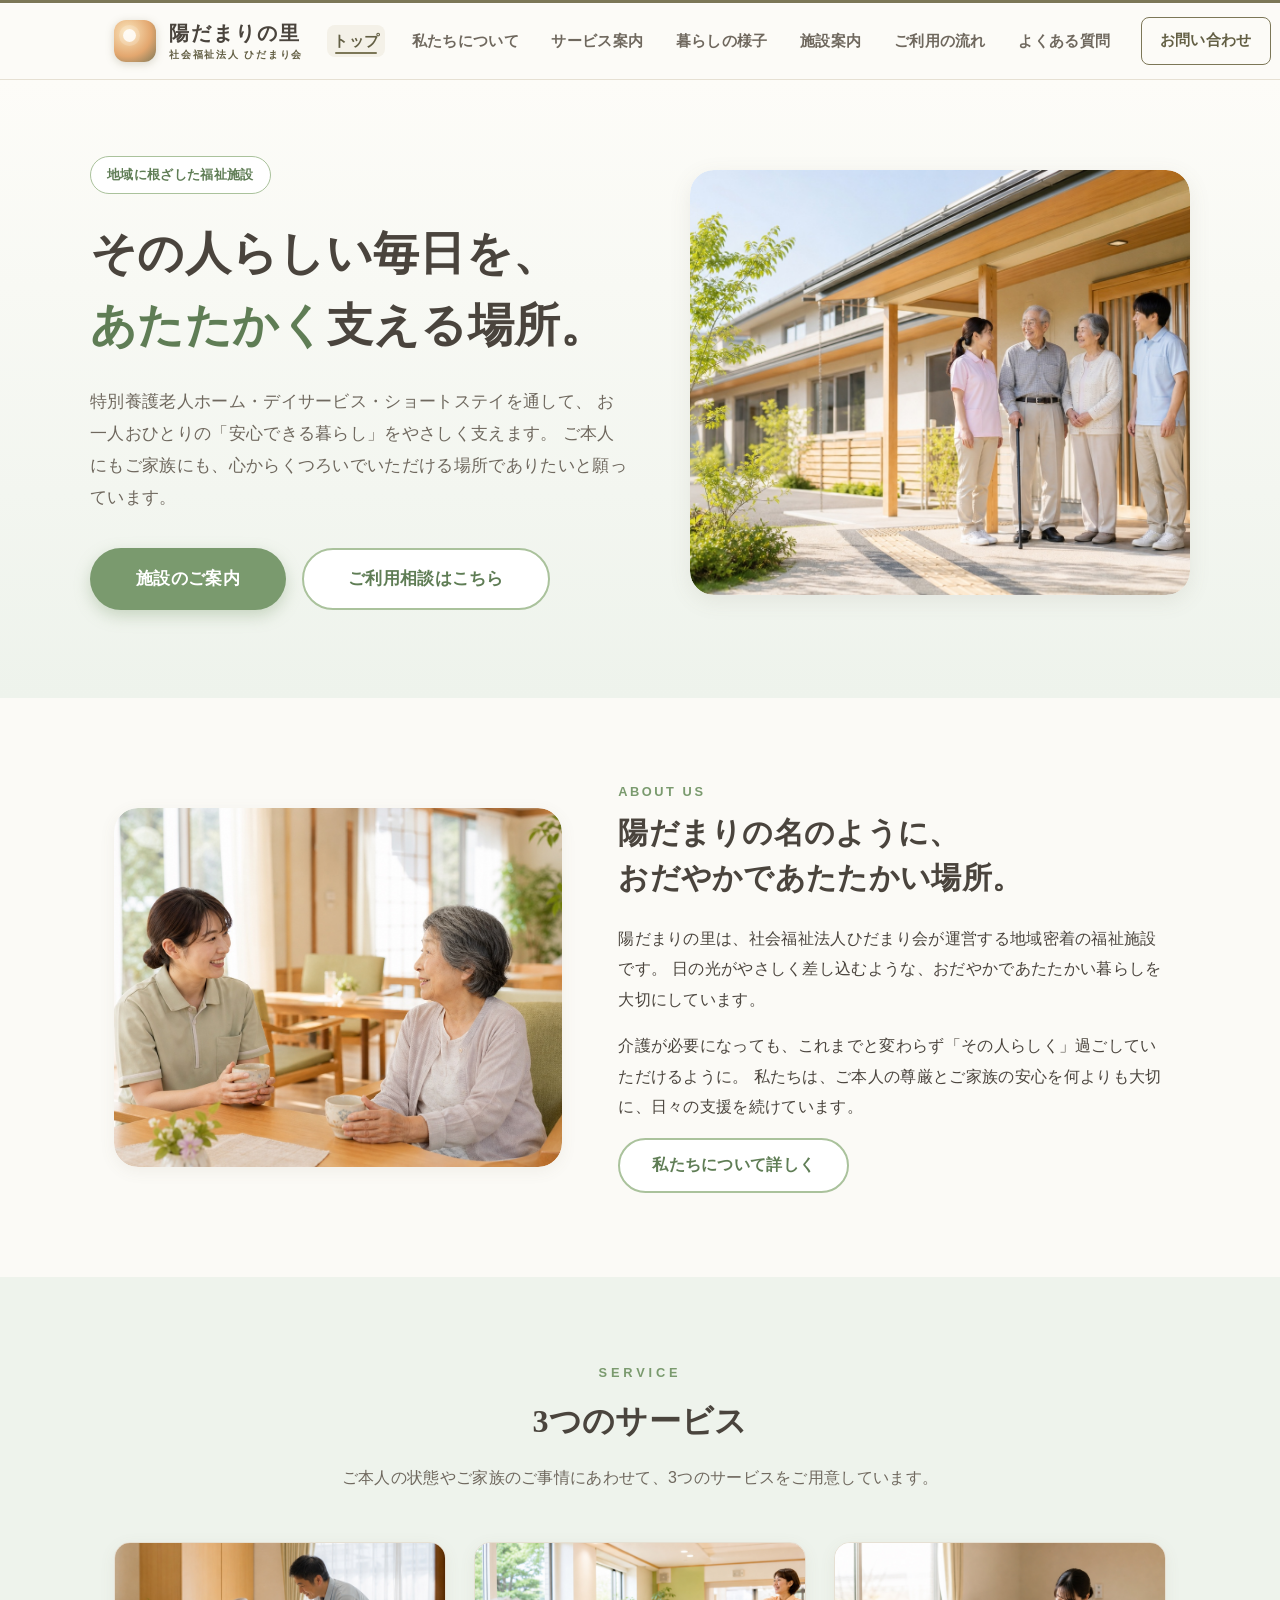
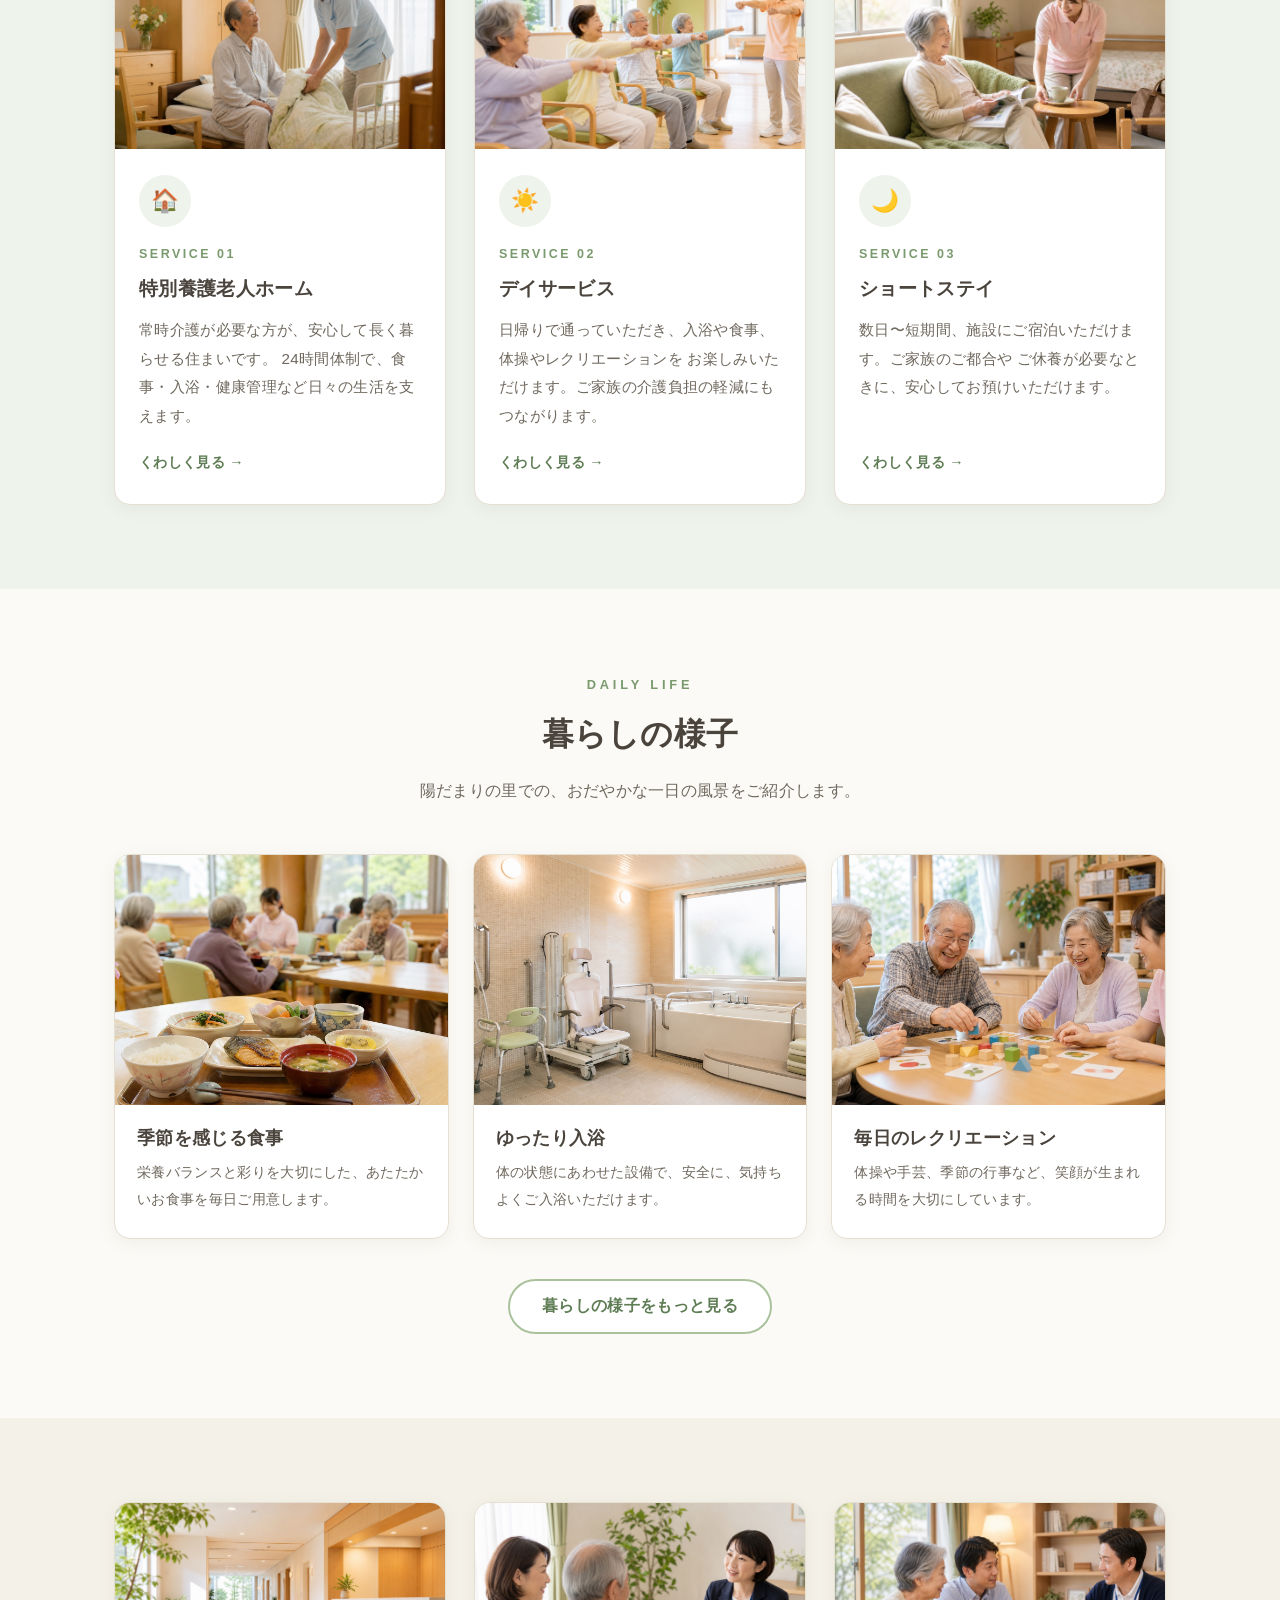
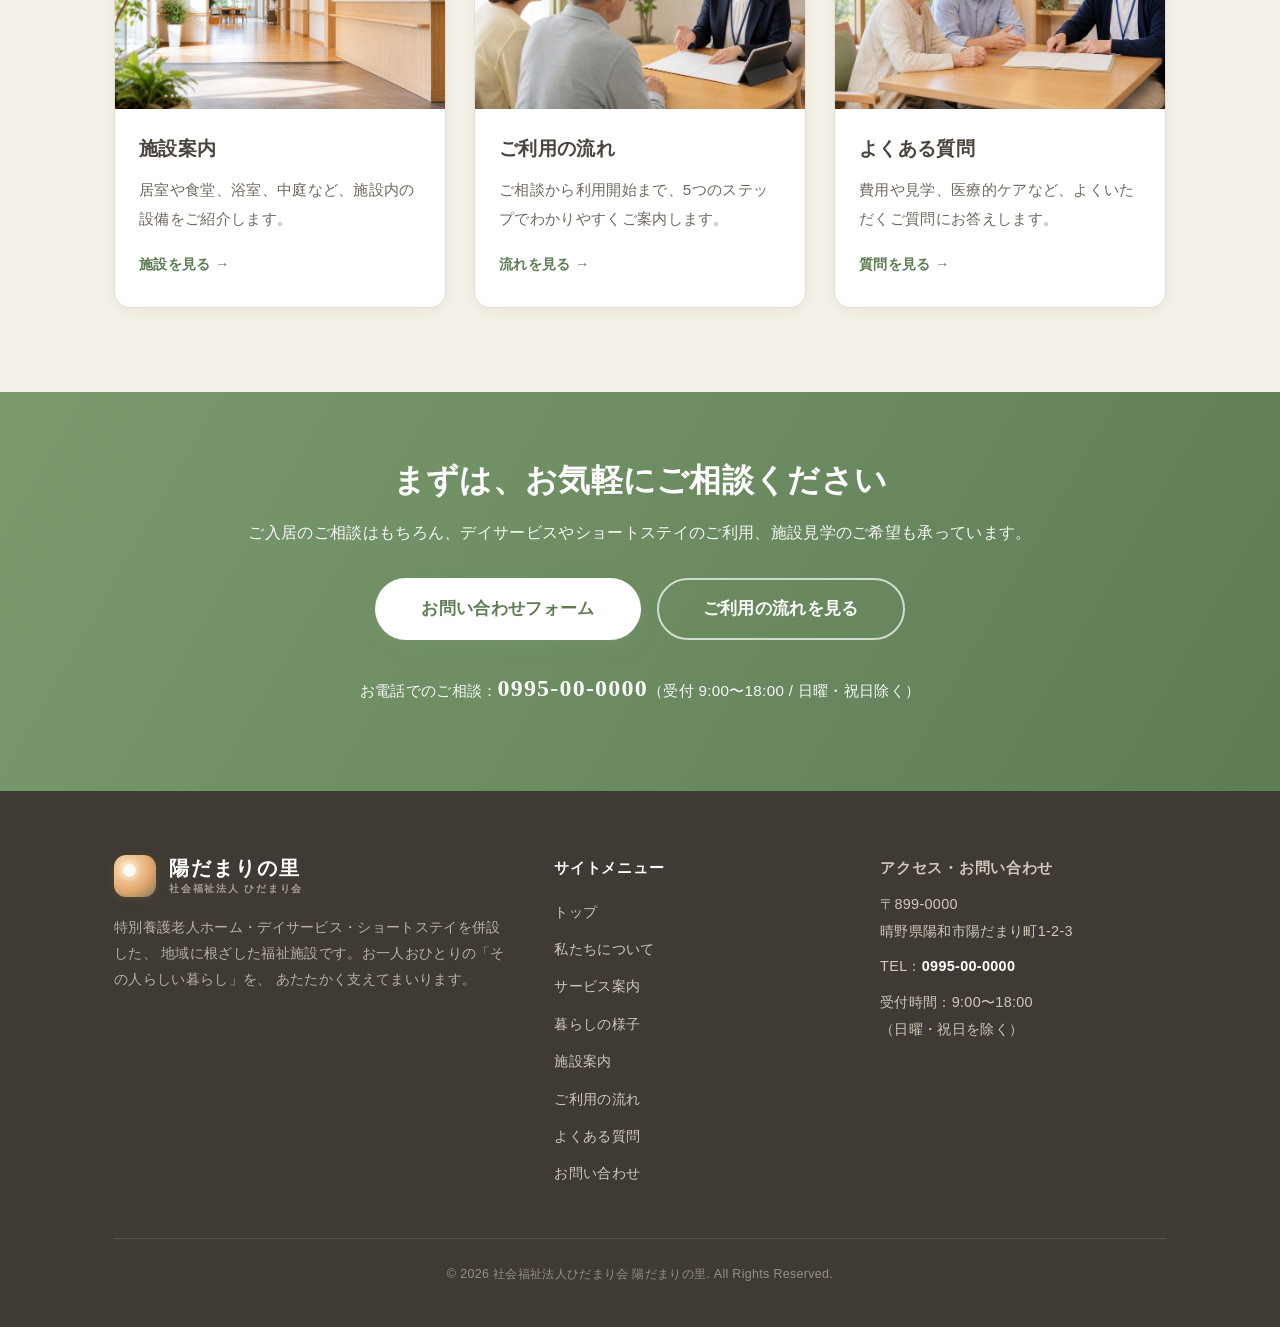
<file: index.html>
<!DOCTYPE html>
<html lang="ja">
<head>
  <meta charset="UTF-8" />
  <meta name="viewport" content="width=device-width, initial-scale=1.0" />
  <title>陽だまりの里 ｜ 特別養護老人ホーム・デイサービス・ショートステイ</title>
  <meta name="description" content="陽だまりの里は、特別養護老人ホーム・デイサービス・ショートステイを併設した地域密着の福祉施設です。その人らしい毎日を、あたたかく支えます。" />
  <link rel="stylesheet" href="style.css" />
  <link rel="preconnect" href="https://fonts.googleapis.com" />
</head>
<body>

  <!-- ===== ヘッダー ===== -->
  <header class="header">
    <div class="wrap header__inner">
      <a class="brand" href="index.html">
        <span class="brand__mark" aria-hidden="true"></span>
        <span class="brand__text">
          <span class="brand__name">陽だまりの里</span>
          <span class="brand__sub">社会福祉法人 ひだまり会</span>
        </span>
      </a>

      <nav class="nav" aria-label="メインメニュー">
        <ul class="nav__list">
          <li><a href="index.html">トップ</a></li>
          <li><a href="about.html">私たちについて</a></li>
          <li><a href="service.html">サービス案内</a></li>
          <li><a href="life.html">暮らしの様子</a></li>
          <li><a href="facility.html">施設案内</a></li>
          <li><a href="guide.html">ご利用の流れ</a></li>
          <li><a href="faq.html">よくある質問</a></li>
          <li class="nav__cta-wrap"><a class="nav__cta" href="contact.html">お問い合わせ</a></li>
        </ul>
      </nav>

      <button class="nav-toggle" aria-label="メニューを開く" aria-expanded="false" aria-controls="nav">
        <span></span><span></span><span></span>
      </button>
    </div>
  </header>

  <main>
    <!-- ===== ヒーロー ===== -->
    <section class="hero">
      <div class="wrap hero__inner">
        <div class="hero__copy">
          <span class="hero__badge">地域に根ざした福祉施設</span>
          <h1 class="hero__title">
            その人らしい毎日を、<br />
            <span class="accent">あたたかく</span>支える場所。
          </h1>
          <p class="hero__lead">
            特別養護老人ホーム・デイサービス・ショートステイを通して、
            お一人おひとりの「安心できる暮らし」をやさしく支えます。
            ご本人にもご家族にも、心からくつろいでいただける場所でありたいと願っています。
          </p>
          <div class="hero__actions">
            <a class="btn btn--primary btn--lg" href="facility.html">施設のご案内</a>
            <a class="btn btn--outline btn--lg" href="contact.html">ご利用相談はこちら</a>
          </div>
        </div>
        <div class="hero__visual">
          <img class="image-img" src="assets/images/image-hero.jpg" alt="陽だまりの里の明るい外観とスタッフ・ご利用者の笑顔" loading="eager" />
        </div>
      </div>
    </section>

    <!-- ===== 陽だまりの里について ===== -->
    <section class="section intro">
      <div class="wrap intro__inner">
        <div class="intro__visual">
          <img class="image-img" src="assets/images/image-intro.jpg" alt="共有スペースでスタッフとご利用者が穏やかに会話する様子" loading="lazy" />
        </div>
        <div class="intro__body">
          <h2 class="intro__title">
            <small>ABOUT US</small>
            陽だまりの名のように、<br />おだやかであたたかい場所。
          </h2>
          <p>
            陽だまりの里は、社会福祉法人ひだまり会が運営する地域密着の福祉施設です。
            日の光がやさしく差し込むような、おだやかであたたかい暮らしを大切にしています。
          </p>
          <p>
            介護が必要になっても、これまでと変わらず「その人らしく」過ごしていただけるように。
            私たちは、ご本人の尊厳とご家族の安心を何よりも大切に、日々の支援を続けています。
          </p>
          <a class="btn btn--outline" href="about.html">私たちについて詳しく</a>
        </div>
      </div>
    </section>

    <!-- ===== 3つのサービス ===== -->
    <section class="section section--green">
      <div class="wrap">
        <div class="sec-head">
          <span class="sec-head__en">SERVICE</span>
          <h2 class="sec-head__title">3つのサービス</h2>
          <p class="sec-head__lead">
            ご本人の状態やご家族のご事情にあわせて、3つのサービスをご用意しています。
          </p>
        </div>

        <div class="grid grid--3">
          <article class="card">
            <div class="card__media"><img class="image-img" src="assets/images/image-service-tokuyou.jpg" alt="居室でスタッフがご利用者の暮らしを支える様子" loading="lazy" /></div>
            <div class="card__body">
              <div class="card__icon" aria-hidden="true">🏠</div>
              <p class="card__num">SERVICE 01</p>
              <h3 class="card__title">特別養護老人ホーム</h3>
              <p class="card__text">
                常時介護が必要な方が、安心して長く暮らせる住まいです。
                24時間体制で、食事・入浴・健康管理など日々の生活を支えます。
              </p>
              <a class="card__link" href="service.html#tokuyou">くわしく見る</a>
            </div>
          </article>

          <article class="card">
            <div class="card__media"><img class="image-img" src="assets/images/image-service-day.jpg" alt="デイサービスで椅子に座って体操を楽しむ様子" loading="lazy" /></div>
            <div class="card__body">
              <div class="card__icon" aria-hidden="true">☀️</div>
              <p class="card__num">SERVICE 02</p>
              <h3 class="card__title">デイサービス</h3>
              <p class="card__text">
                日帰りで通っていただき、入浴や食事、体操やレクリエーションを
                お楽しみいただけます。ご家族の介護負担の軽減にもつながります。
              </p>
              <a class="card__link" href="service.html#day">くわしく見る</a>
            </div>
          </article>

          <article class="card">
            <div class="card__media"><img class="image-img" src="assets/images/image-service-short.jpg" alt="ショートステイの個室でゆったり過ごす様子" loading="lazy" /></div>
            <div class="card__body">
              <div class="card__icon" aria-hidden="true">🌙</div>
              <p class="card__num">SERVICE 03</p>
              <h3 class="card__title">ショートステイ</h3>
              <p class="card__text">
                数日〜短期間、施設にご宿泊いただけます。ご家族のご都合や
                ご休養が必要なときに、安心してお預けいただけます。
              </p>
              <a class="card__link" href="service.html#short">くわしく見る</a>
            </div>
          </article>
        </div>
      </div>
    </section>

    <!-- ===== 暮らしの様子 ===== -->
    <section class="section">
      <div class="wrap">
        <div class="sec-head">
          <span class="sec-head__en">DAILY LIFE</span>
          <h2 class="sec-head__title">暮らしの様子</h2>
          <p class="sec-head__lead">
            陽だまりの里での、おだやかな一日の風景をご紹介します。
          </p>
        </div>

        <div class="life-grid">
          <div class="life-item">
            <div class="life-item__media"><img class="image-img" src="assets/images/image-life-meal.jpg" alt="季節を感じる食事が並ぶ明るい食堂" loading="lazy" /></div>
            <div class="life-item__body">
              <h3 class="life-item__title">季節を感じる食事</h3>
              <p class="life-item__text">栄養バランスと彩りを大切にした、あたたかいお食事を毎日ご用意します。</p>
            </div>
          </div>
          <div class="life-item">
            <div class="life-item__media"><img class="image-img" src="assets/images/image-life-bath.jpg" alt="手すりや介護浴設備のある清潔な浴室" loading="lazy" /></div>
            <div class="life-item__body">
              <h3 class="life-item__title">ゆったり入浴</h3>
              <p class="life-item__text">体の状態にあわせた設備で、安全に、気持ちよくご入浴いただけます。</p>
            </div>
          </div>
          <div class="life-item">
            <div class="life-item__media"><img class="image-img" src="assets/images/image-life-rec.jpg" alt="テーブルゲームを囲んでレクリエーションを楽しむ様子" loading="lazy" /></div>
            <div class="life-item__body">
              <h3 class="life-item__title">毎日のレクリエーション</h3>
              <p class="life-item__text">体操や手芸、季節の行事など、笑顔が生まれる時間を大切にしています。</p>
            </div>
          </div>
        </div>

        <div class="text-center" style="margin-top:40px;">
          <a class="btn btn--outline" href="life.html">暮らしの様子をもっと見る</a>
        </div>
      </div>
    </section>

    <!-- ===== 導線（施設案内 / ご利用の流れ / FAQ） ===== -->
    <section class="section section--bg">
      <div class="wrap">
        <div class="grid grid--3">
          <article class="card">
            <div class="card__media"><img class="image-img" src="assets/images/image-guide-facility.jpg" alt="明るく清潔な施設エントランス" loading="lazy" /></div>
            <div class="card__body">
              <h3 class="card__title">施設案内</h3>
              <p class="card__text">居室や食堂、浴室、中庭など、施設内の設備をご紹介します。</p>
              <a class="card__link" href="facility.html">施設を見る</a>
            </div>
          </article>
          <article class="card">
            <div class="card__media"><img class="image-img" src="assets/images/image-guide-flow.jpg" alt="相談室でスタッフがご家族に利用の流れを説明する様子" loading="lazy" /></div>
            <div class="card__body">
              <h3 class="card__title">ご利用の流れ</h3>
              <p class="card__text">ご相談から利用開始まで、5つのステップでわかりやすくご案内します。</p>
              <a class="card__link" href="guide.html">流れを見る</a>
            </div>
          </article>
          <article class="card">
            <div class="card__media"><img class="image-img" src="assets/images/image-guide-faq.jpg" alt="ご家族の質問にスタッフが丁寧に答える様子" loading="lazy" /></div>
            <div class="card__body">
              <h3 class="card__title">よくある質問</h3>
              <p class="card__text">費用や見学、医療的ケアなど、よくいただくご質問にお答えします。</p>
              <a class="card__link" href="faq.html">質問を見る</a>
            </div>
          </article>
        </div>
      </div>
    </section>

    <!-- ===== お問い合わせCTA ===== -->
    <section class="cta-band">
      <div class="wrap">
        <h2 class="cta-band__title">まずは、お気軽にご相談ください</h2>
        <p class="cta-band__text">
          ご入居のご相談はもちろん、デイサービスやショートステイのご利用、施設見学のご希望も承っています。
        </p>
        <div class="cta-band__actions">
          <a class="btn btn--primary btn--lg" href="contact.html">お問い合わせフォーム</a>
          <a class="btn btn--outline btn--lg" href="guide.html">ご利用の流れを見る</a>
        </div>
        <p class="cta-band__tel">
          お電話でのご相談：<strong>0995-00-0000</strong>（受付 9:00〜18:00 / 日曜・祝日除く）
        </p>
      </div>
    </section>
  </main>

  <!-- ===== フッター ===== -->
  <footer class="footer">
    <div class="wrap">
      <div class="footer__top">
        <div class="footer__brand">
          <div class="brand">
            <span class="brand__mark" aria-hidden="true"></span>
            <span class="brand__text">
              <span class="brand__name">陽だまりの里</span>
              <span class="brand__sub">社会福祉法人 ひだまり会</span>
            </span>
          </div>
          <p class="footer__desc">
            特別養護老人ホーム・デイサービス・ショートステイを併設した、
            地域に根ざした福祉施設です。お一人おひとりの「その人らしい暮らし」を、
            あたたかく支えてまいります。
          </p>
        </div>

        <div class="footer__nav">
          <p class="footer__col-title">サイトメニュー</p>
          <ul class="footer__links">
            <li><a href="index.html">トップ</a></li>
            <li><a href="about.html">私たちについて</a></li>
            <li><a href="service.html">サービス案内</a></li>
            <li><a href="life.html">暮らしの様子</a></li>
            <li><a href="facility.html">施設案内</a></li>
            <li><a href="guide.html">ご利用の流れ</a></li>
            <li><a href="faq.html">よくある質問</a></li>
            <li><a href="contact.html">お問い合わせ</a></li>
          </ul>
        </div>

        <div class="footer__contact">
          <p class="footer__col-title">アクセス・お問い合わせ</p>
          <div class="footer__contact">
            <p>〒899-0000<br />晴野県陽和市陽だまり町1-2-3</p>
            <p>TEL：<strong>0995-00-0000</strong></p>
            <p>受付時間：9:00〜18:00<br />（日曜・祝日を除く）</p>
          </div>
        </div>
      </div>

      <p class="footer__bottom">
        &copy; <span class="js-year">2026</span> 社会福祉法人ひだまり会 陽だまりの里. All Rights Reserved.
      </p>
    </div>
  </footer>

  <script src="script.js"></script>
</body>
</html>
</file>
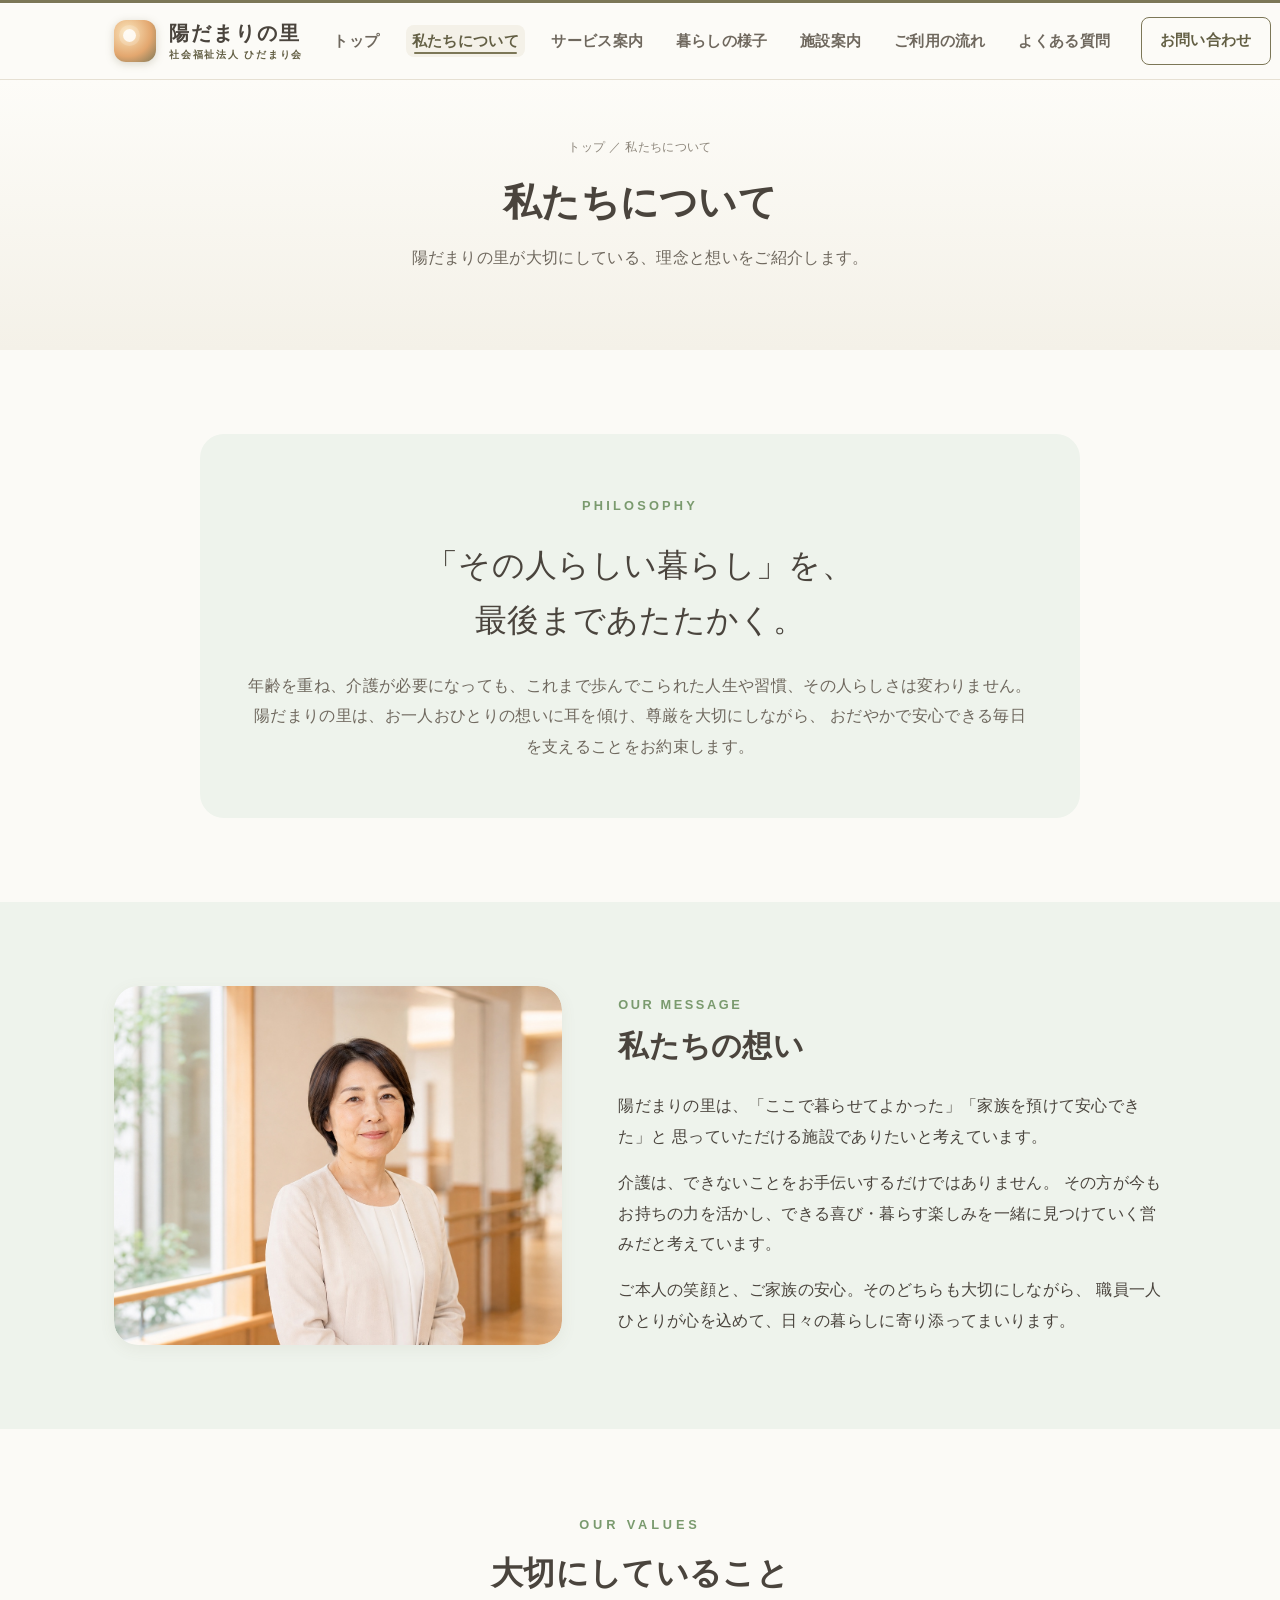
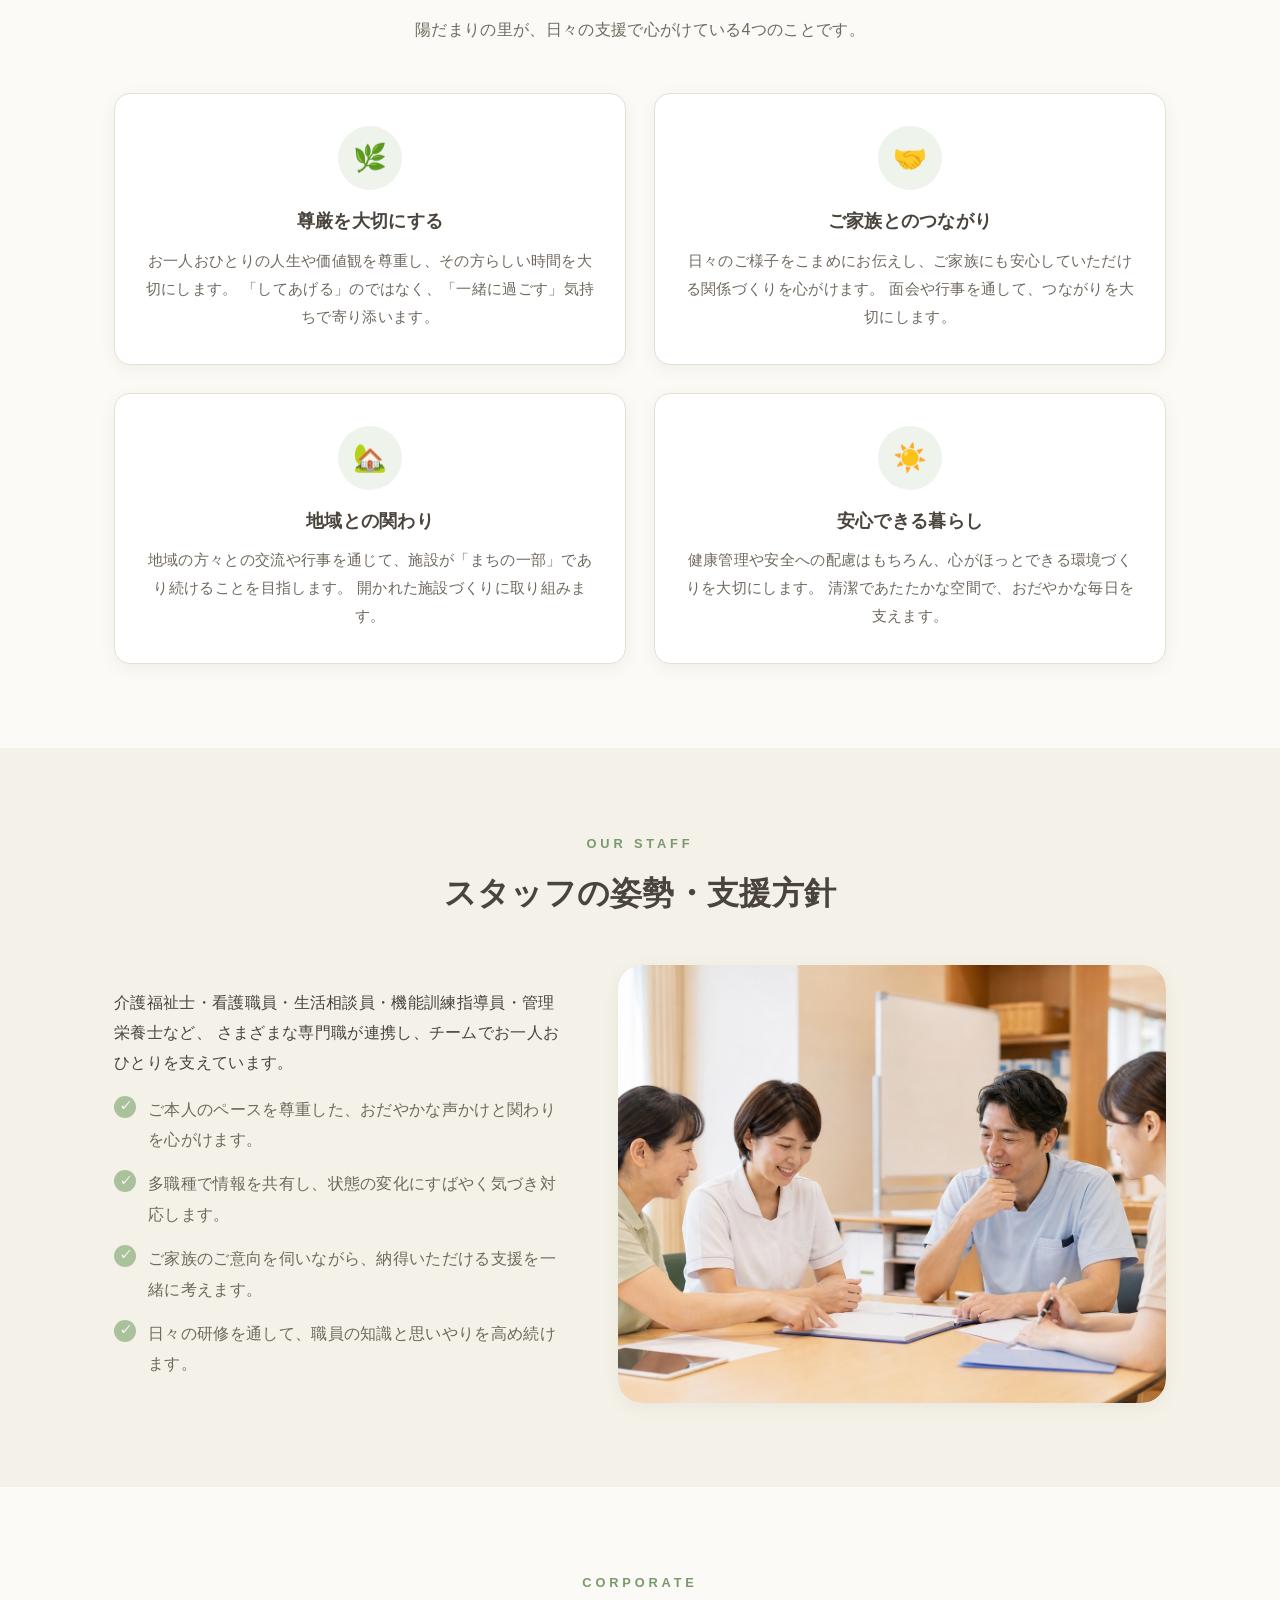
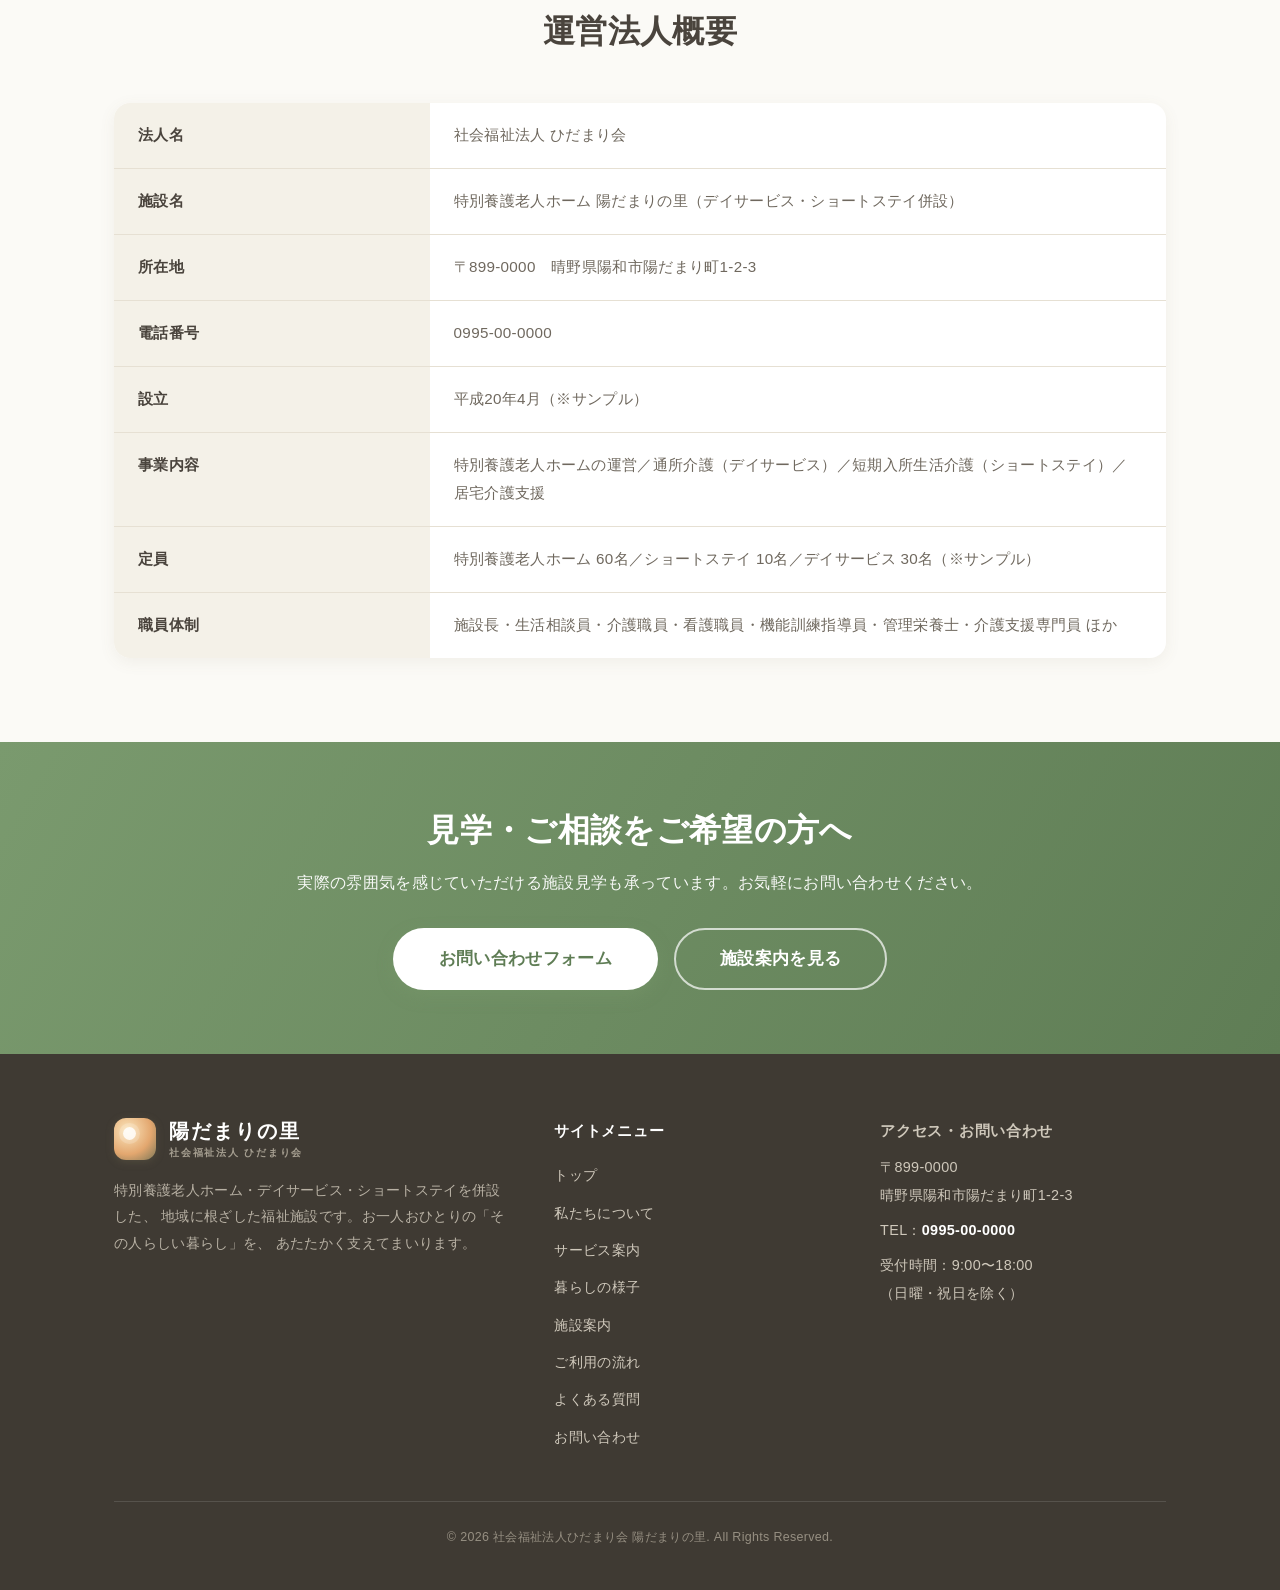
<file: about.html>
<!DOCTYPE html>
<html lang="ja">
<head>
  <meta charset="UTF-8" />
  <meta name="viewport" content="width=device-width, initial-scale=1.0" />
  <title>私たちについて ｜ 陽だまりの里</title>
  <meta name="description" content="陽だまりの里の理念と私たちの想い。尊厳を大切にし、ご家族とのつながり、地域との関わり、安心できる暮らしを大切にしています。" />
  <link rel="stylesheet" href="style.css" />
</head>
<body>

  <!-- ===== ヘッダー ===== -->
  <header class="header">
    <div class="wrap header__inner">
      <a class="brand" href="index.html">
        <span class="brand__mark" aria-hidden="true"></span>
        <span class="brand__text">
          <span class="brand__name">陽だまりの里</span>
          <span class="brand__sub">社会福祉法人 ひだまり会</span>
        </span>
      </a>
      <nav class="nav" aria-label="メインメニュー">
        <ul class="nav__list">
          <li><a href="index.html">トップ</a></li>
          <li><a href="about.html">私たちについて</a></li>
          <li><a href="service.html">サービス案内</a></li>
          <li><a href="life.html">暮らしの様子</a></li>
          <li><a href="facility.html">施設案内</a></li>
          <li><a href="guide.html">ご利用の流れ</a></li>
          <li><a href="faq.html">よくある質問</a></li>
          <li class="nav__cta-wrap"><a class="nav__cta" href="contact.html">お問い合わせ</a></li>
        </ul>
      </nav>
      <button class="nav-toggle" aria-label="メニューを開く" aria-expanded="false">
        <span></span><span></span><span></span>
      </button>
    </div>
  </header>

  <main>
    <!-- ===== ページヒーロー ===== -->
    <section class="page-hero">
      <div class="wrap">
        <p class="page-hero__crumb"><a href="index.html">トップ</a> ／ 私たちについて</p>
        <h1 class="page-hero__title">私たちについて</h1>
        <p class="page-hero__sub">陽だまりの里が大切にしている、理念と想いをご紹介します。</p>
      </div>
    </section>

    <!-- ===== 理念 ===== -->
    <section class="section">
      <div class="wrap">
        <div class="philosophy">
          <span class="philosophy__label">PHILOSOPHY</span>
          <p class="philosophy__main">「その人らしい暮らし」を、<br />最後まであたたかく。</p>
          <p class="philosophy__text">
            年齢を重ね、介護が必要になっても、これまで歩んでこられた人生や習慣、その人らしさは変わりません。
            陽だまりの里は、お一人おひとりの想いに耳を傾け、尊厳を大切にしながら、
            おだやかで安心できる毎日を支えることをお約束します。
          </p>
        </div>
      </div>
    </section>

    <!-- ===== 私たちの想い ===== -->
    <section class="section section--green">
      <div class="wrap intro__inner">
        <div class="intro__visual">
          <img class="image-img" src="assets/images/image-about-message.jpg" alt="穏やかな表情で立つ陽だまりの里の代表スタッフ" loading="lazy" />
        </div>
        <div class="intro__body">
          <h2 class="intro__title">
            <small>OUR MESSAGE</small>
            私たちの想い
          </h2>
          <p>
            陽だまりの里は、「ここで暮らせてよかった」「家族を預けて安心できた」と
            思っていただける施設でありたいと考えています。
          </p>
          <p>
            介護は、できないことをお手伝いするだけではありません。
            その方が今もお持ちの力を活かし、できる喜び・暮らす楽しみを一緒に見つけていく営みだと考えています。
          </p>
          <p class="mb-0">
            ご本人の笑顔と、ご家族の安心。そのどちらも大切にしながら、
            職員一人ひとりが心を込めて、日々の暮らしに寄り添ってまいります。
          </p>
        </div>
      </div>
    </section>

    <!-- ===== 大切にしていること ===== -->
    <section class="section">
      <div class="wrap">
        <div class="sec-head">
          <span class="sec-head__en">OUR VALUES</span>
          <h2 class="sec-head__title">大切にしていること</h2>
          <p class="sec-head__lead">陽だまりの里が、日々の支援で心がけている4つのことです。</p>
        </div>

        <div class="grid grid--2">
          <div class="value-card">
            <div class="value-card__icon" aria-hidden="true">🌿</div>
            <h3 class="value-card__title">尊厳を大切にする</h3>
            <p class="value-card__text">
              お一人おひとりの人生や価値観を尊重し、その方らしい時間を大切にします。
              「してあげる」のではなく、「一緒に過ごす」気持ちで寄り添います。
            </p>
          </div>
          <div class="value-card">
            <div class="value-card__icon" aria-hidden="true">🤝</div>
            <h3 class="value-card__title">ご家族とのつながり</h3>
            <p class="value-card__text">
              日々のご様子をこまめにお伝えし、ご家族にも安心していただける関係づくりを心がけます。
              面会や行事を通して、つながりを大切にします。
            </p>
          </div>
          <div class="value-card">
            <div class="value-card__icon" aria-hidden="true">🏡</div>
            <h3 class="value-card__title">地域との関わり</h3>
            <p class="value-card__text">
              地域の方々との交流や行事を通じて、施設が「まちの一部」であり続けることを目指します。
              開かれた施設づくりに取り組みます。
            </p>
          </div>
          <div class="value-card">
            <div class="value-card__icon" aria-hidden="true">☀️</div>
            <h3 class="value-card__title">安心できる暮らし</h3>
            <p class="value-card__text">
              健康管理や安全への配慮はもちろん、心がほっとできる環境づくりを大切にします。
              清潔であたたかな空間で、おだやかな毎日を支えます。
            </p>
          </div>
        </div>
      </div>
    </section>

    <!-- ===== スタッフの姿勢 ===== -->
    <section class="section section--bg">
      <div class="wrap">
        <div class="sec-head">
          <span class="sec-head__en">OUR STAFF</span>
          <h2 class="sec-head__title">スタッフの姿勢・支援方針</h2>
        </div>
        <div class="intro__inner">
          <div class="intro__body">
            <p>
              介護福祉士・看護職員・生活相談員・機能訓練指導員・管理栄養士など、
              さまざまな専門職が連携し、チームでお一人おひとりを支えています。
            </p>
            <ul class="feature-list">
              <li>ご本人のペースを尊重した、おだやかな声かけと関わりを心がけます。</li>
              <li>多職種で情報を共有し、状態の変化にすばやく気づき対応します。</li>
              <li>ご家族のご意向を伺いながら、納得いただける支援を一緒に考えます。</li>
              <li>日々の研修を通して、職員の知識と思いやりを高め続けます。</li>
            </ul>
          </div>
          <div class="intro__visual">
            <img class="image-img" src="assets/images/image-about-staff.jpg" alt="多職種のスタッフがチームで話し合う様子" loading="lazy" />
          </div>
        </div>
      </div>
    </section>

    <!-- ===== 運営法人概要 ===== -->
    <section class="section">
      <div class="wrap">
        <div class="sec-head">
          <span class="sec-head__en">CORPORATE</span>
          <h2 class="sec-head__title">運営法人概要</h2>
        </div>
        <table class="info-table">
          <tbody>
            <tr><th>法人名</th><td>社会福祉法人 ひだまり会</td></tr>
            <tr><th>施設名</th><td>特別養護老人ホーム 陽だまりの里（デイサービス・ショートステイ併設）</td></tr>
            <tr><th>所在地</th><td>〒899-0000　晴野県陽和市陽だまり町1-2-3</td></tr>
            <tr><th>電話番号</th><td>0995-00-0000</td></tr>
            <tr><th>設立</th><td>平成20年4月（※サンプル）</td></tr>
            <tr><th>事業内容</th><td>特別養護老人ホームの運営／通所介護（デイサービス）／短期入所生活介護（ショートステイ）／居宅介護支援</td></tr>
            <tr><th>定員</th><td>特別養護老人ホーム 60名／ショートステイ 10名／デイサービス 30名（※サンプル）</td></tr>
            <tr><th>職員体制</th><td>施設長・生活相談員・介護職員・看護職員・機能訓練指導員・管理栄養士・介護支援専門員 ほか</td></tr>
          </tbody>
        </table>
      </div>
    </section>

    <!-- ===== CTA ===== -->
    <section class="cta-band">
      <div class="wrap">
        <h2 class="cta-band__title">見学・ご相談をご希望の方へ</h2>
        <p class="cta-band__text">実際の雰囲気を感じていただける施設見学も承っています。お気軽にお問い合わせください。</p>
        <div class="cta-band__actions">
          <a class="btn btn--primary btn--lg" href="contact.html">お問い合わせフォーム</a>
          <a class="btn btn--outline btn--lg" href="facility.html">施設案内を見る</a>
        </div>
      </div>
    </section>
  </main>

  <!-- ===== フッター ===== -->
  <footer class="footer">
    <div class="wrap">
      <div class="footer__top">
        <div class="footer__brand">
          <div class="brand">
            <span class="brand__mark" aria-hidden="true"></span>
            <span class="brand__text">
              <span class="brand__name">陽だまりの里</span>
              <span class="brand__sub">社会福祉法人 ひだまり会</span>
            </span>
          </div>
          <p class="footer__desc">
            特別養護老人ホーム・デイサービス・ショートステイを併設した、
            地域に根ざした福祉施設です。お一人おひとりの「その人らしい暮らし」を、
            あたたかく支えてまいります。
          </p>
        </div>
        <div class="footer__nav">
          <p class="footer__col-title">サイトメニュー</p>
          <ul class="footer__links">
            <li><a href="index.html">トップ</a></li>
            <li><a href="about.html">私たちについて</a></li>
            <li><a href="service.html">サービス案内</a></li>
            <li><a href="life.html">暮らしの様子</a></li>
            <li><a href="facility.html">施設案内</a></li>
            <li><a href="guide.html">ご利用の流れ</a></li>
            <li><a href="faq.html">よくある質問</a></li>
            <li><a href="contact.html">お問い合わせ</a></li>
          </ul>
        </div>
        <div class="footer__contact">
          <p class="footer__col-title">アクセス・お問い合わせ</p>
          <p>〒899-0000<br />晴野県陽和市陽だまり町1-2-3</p>
          <p>TEL：<strong>0995-00-0000</strong></p>
          <p>受付時間：9:00〜18:00<br />（日曜・祝日を除く）</p>
        </div>
      </div>
      <p class="footer__bottom">
        &copy; <span class="js-year">2026</span> 社会福祉法人ひだまり会 陽だまりの里. All Rights Reserved.
      </p>
    </div>
  </footer>

  <script src="script.js"></script>
</body>
</html>
</file>
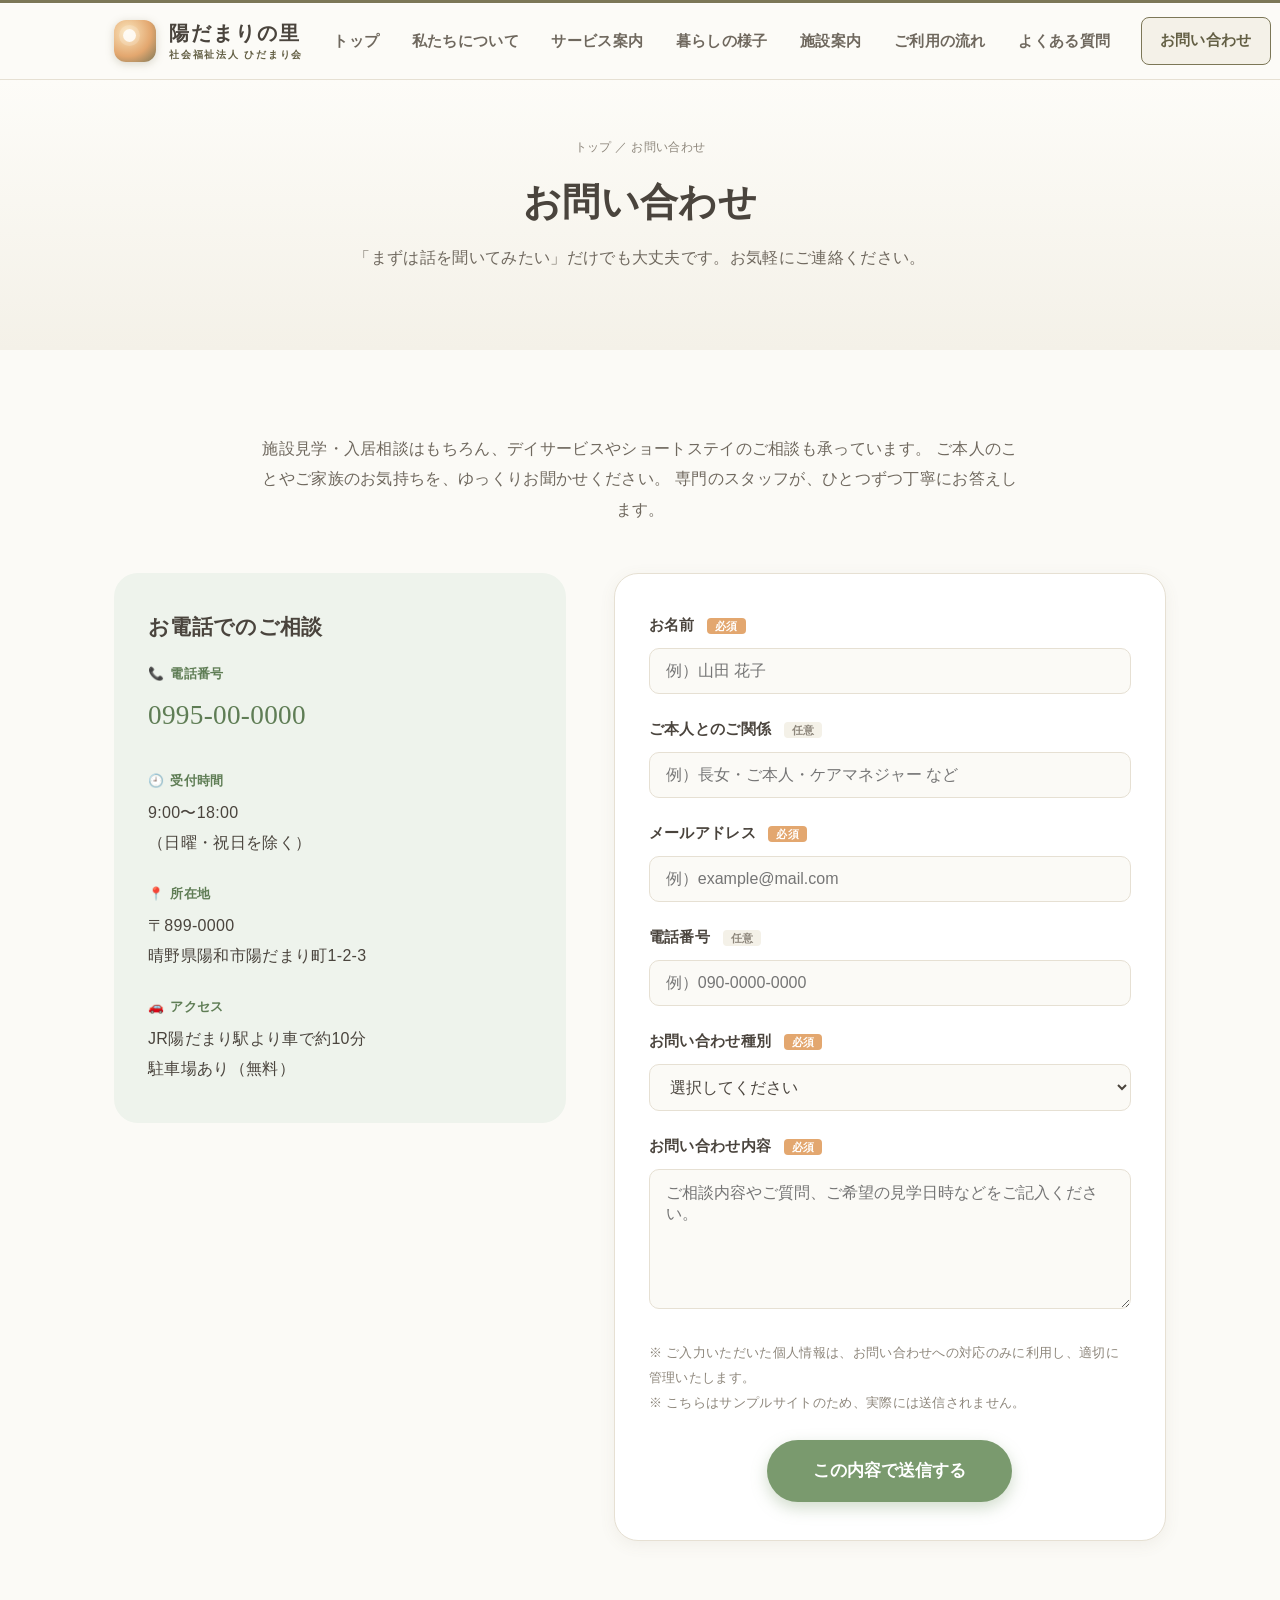
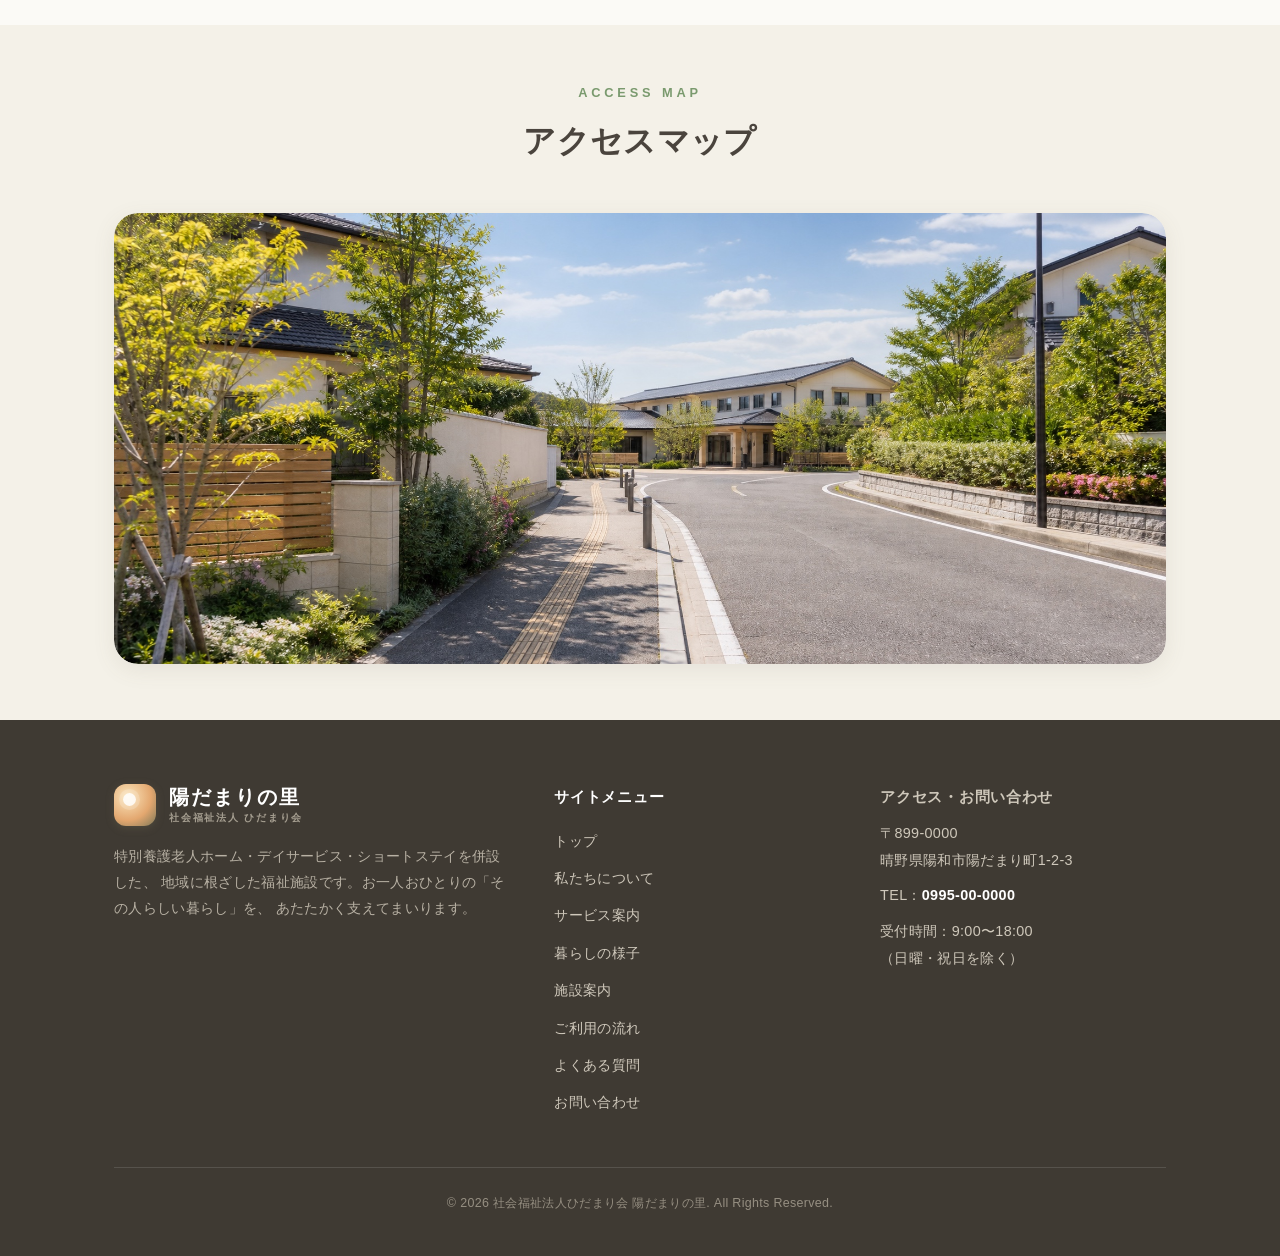
<file: contact.html>
<!DOCTYPE html>
<html lang="ja">
<head>
  <meta charset="UTF-8" />
  <meta name="viewport" content="width=device-width, initial-scale=1.0" />
  <title>お問い合わせ ｜ 陽だまりの里</title>
  <meta name="description" content="陽だまりの里へのお問い合わせ。施設見学・入居相談・デイサービス・ショートステイのご相談を承っています。お電話・フォームよりお気軽にどうぞ。" />
  <link rel="stylesheet" href="style.css" />
</head>
<body>

  <header class="header">
    <div class="wrap header__inner">
      <a class="brand" href="index.html">
        <span class="brand__mark" aria-hidden="true"></span>
        <span class="brand__text">
          <span class="brand__name">陽だまりの里</span>
          <span class="brand__sub">社会福祉法人 ひだまり会</span>
        </span>
      </a>
      <nav class="nav" aria-label="メインメニュー">
        <ul class="nav__list">
          <li><a href="index.html">トップ</a></li>
          <li><a href="about.html">私たちについて</a></li>
          <li><a href="service.html">サービス案内</a></li>
          <li><a href="life.html">暮らしの様子</a></li>
          <li><a href="facility.html">施設案内</a></li>
          <li><a href="guide.html">ご利用の流れ</a></li>
          <li><a href="faq.html">よくある質問</a></li>
          <li class="nav__cta-wrap"><a class="nav__cta" href="contact.html">お問い合わせ</a></li>
        </ul>
      </nav>
      <button class="nav-toggle" aria-label="メニューを開く" aria-expanded="false">
        <span></span><span></span><span></span>
      </button>
    </div>
  </header>

  <main>
    <section class="page-hero">
      <div class="wrap">
        <p class="page-hero__crumb"><a href="index.html">トップ</a> ／ お問い合わせ</p>
        <h1 class="page-hero__title">お問い合わせ</h1>
        <p class="page-hero__sub">「まずは話を聞いてみたい」だけでも大丈夫です。お気軽にご連絡ください。</p>
      </div>
    </section>

    <section class="section">
      <div class="wrap">
        <p class="lead-block">
          施設見学・入居相談はもちろん、デイサービスやショートステイのご相談も承っています。
          ご本人のことやご家族のお気持ちを、ゆっくりお聞かせください。
          専門のスタッフが、ひとつずつ丁寧にお答えします。
        </p>

        <div class="contact-layout">
          <!-- 連絡先 -->
          <aside class="contact-info">
            <h2 class="contact-info__title">お電話でのご相談</h2>
            <div class="contact-info__item">
              <p class="contact-info__label"><span aria-hidden="true">📞</span> 電話番号</p>
              <p class="contact-info__tel">0995-00-0000</p>
            </div>
            <div class="contact-info__item">
              <p class="contact-info__label"><span aria-hidden="true">🕘</span> 受付時間</p>
              <p class="contact-info__value">9:00〜18:00<br />（日曜・祝日を除く）</p>
            </div>
            <div class="contact-info__item">
              <p class="contact-info__label"><span aria-hidden="true">📍</span> 所在地</p>
              <p class="contact-info__value">〒899-0000<br />晴野県陽和市陽だまり町1-2-3</p>
            </div>
            <div class="contact-info__item">
              <p class="contact-info__label"><span aria-hidden="true">🚗</span> アクセス</p>
              <p class="contact-info__value">JR陽だまり駅より車で約10分<br />駐車場あり（無料）</p>
            </div>
          </aside>

          <!-- フォーム -->
          <form class="form" novalidate>
            <div class="form__feedback" role="status" aria-live="polite"></div>

            <div class="form__row">
              <label class="form__label" for="name">お名前 <span class="req">必須</span></label>
              <input type="text" id="name" name="name" placeholder="例）山田 花子" required />
            </div>

            <div class="form__row">
              <label class="form__label" for="relation">ご本人とのご関係 <span class="opt">任意</span></label>
              <input type="text" id="relation" name="relation" placeholder="例）長女・ご本人・ケアマネジャー など" />
            </div>

            <div class="form__row">
              <label class="form__label" for="email">メールアドレス <span class="req">必須</span></label>
              <input type="email" id="email" name="email" placeholder="例）example@mail.com" required />
            </div>

            <div class="form__row">
              <label class="form__label" for="tel">電話番号 <span class="opt">任意</span></label>
              <input type="tel" id="tel" name="tel" placeholder="例）090-0000-0000" />
            </div>

            <div class="form__row">
              <label class="form__label" for="type">お問い合わせ種別 <span class="req">必須</span></label>
              <select id="type" name="type" required>
                <option value="">選択してください</option>
                <option value="facility-tour">施設見学について</option>
                <option value="admission">入居のご相談（特別養護老人ホーム）</option>
                <option value="day">デイサービスのご相談</option>
                <option value="short">ショートステイのご相談</option>
                <option value="cost">費用について</option>
                <option value="other">その他のご相談</option>
              </select>
            </div>

            <div class="form__row">
              <label class="form__label" for="message">お問い合わせ内容 <span class="req">必須</span></label>
              <textarea id="message" name="message" placeholder="ご相談内容やご質問、ご希望の見学日時などをご記入ください。" required></textarea>
            </div>

            <p class="form__note">
              ※ ご入力いただいた個人情報は、お問い合わせへの対応のみに利用し、適切に管理いたします。<br />
              ※ こちらはサンプルサイトのため、実際には送信されません。
            </p>

            <div class="form__submit">
              <button type="submit" class="btn btn--primary btn--lg">この内容で送信する</button>
            </div>
          </form>
        </div>
      </div>
    </section>

    <!-- 地図プレースホルダー -->
    <section class="section section--tight section--bg">
      <div class="wrap">
        <div class="sec-head">
          <span class="sec-head__en">ACCESS MAP</span>
          <h2 class="sec-head__title">アクセスマップ</h2>
        </div>
        <div class="hero__visual" style="aspect-ratio:21/9;">
          <img class="image-img" src="assets/images/image-map.jpg" alt="陽だまりの里へ向かう静かな道路と周辺の緑" loading="lazy" />
        </div>
      </div>
    </section>
  </main>

  <footer class="footer">
    <div class="wrap">
      <div class="footer__top">
        <div class="footer__brand">
          <div class="brand">
            <span class="brand__mark" aria-hidden="true"></span>
            <span class="brand__text">
              <span class="brand__name">陽だまりの里</span>
              <span class="brand__sub">社会福祉法人 ひだまり会</span>
            </span>
          </div>
          <p class="footer__desc">
            特別養護老人ホーム・デイサービス・ショートステイを併設した、
            地域に根ざした福祉施設です。お一人おひとりの「その人らしい暮らし」を、
            あたたかく支えてまいります。
          </p>
        </div>
        <div class="footer__nav">
          <p class="footer__col-title">サイトメニュー</p>
          <ul class="footer__links">
            <li><a href="index.html">トップ</a></li>
            <li><a href="about.html">私たちについて</a></li>
            <li><a href="service.html">サービス案内</a></li>
            <li><a href="life.html">暮らしの様子</a></li>
            <li><a href="facility.html">施設案内</a></li>
            <li><a href="guide.html">ご利用の流れ</a></li>
            <li><a href="faq.html">よくある質問</a></li>
            <li><a href="contact.html">お問い合わせ</a></li>
          </ul>
        </div>
        <div class="footer__contact">
          <p class="footer__col-title">アクセス・お問い合わせ</p>
          <p>〒899-0000<br />晴野県陽和市陽だまり町1-2-3</p>
          <p>TEL：<strong>0995-00-0000</strong></p>
          <p>受付時間：9:00〜18:00<br />（日曜・祝日を除く）</p>
        </div>
      </div>
      <p class="footer__bottom">
        &copy; <span class="js-year">2026</span> 社会福祉法人ひだまり会 陽だまりの里. All Rights Reserved.
      </p>
    </div>
  </footer>

  <script src="script.js"></script>
</body>
</html>
</file>
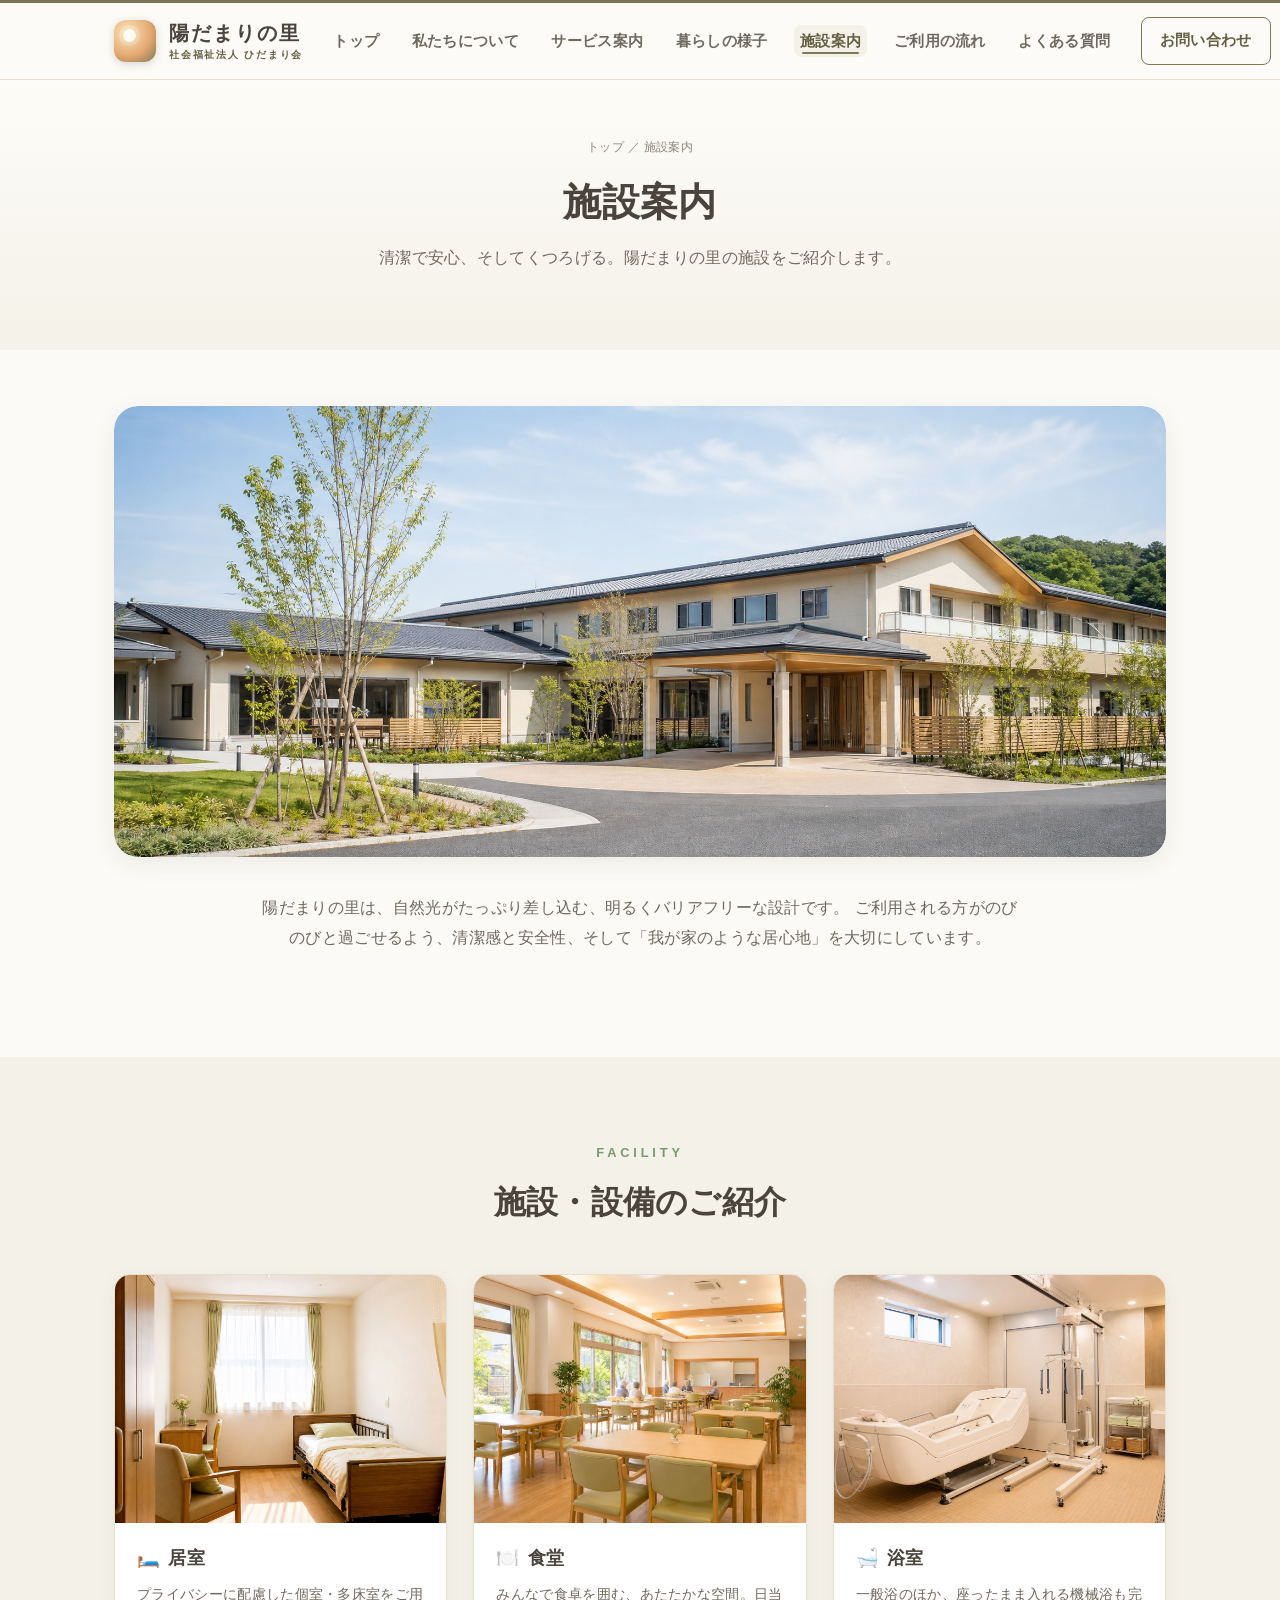
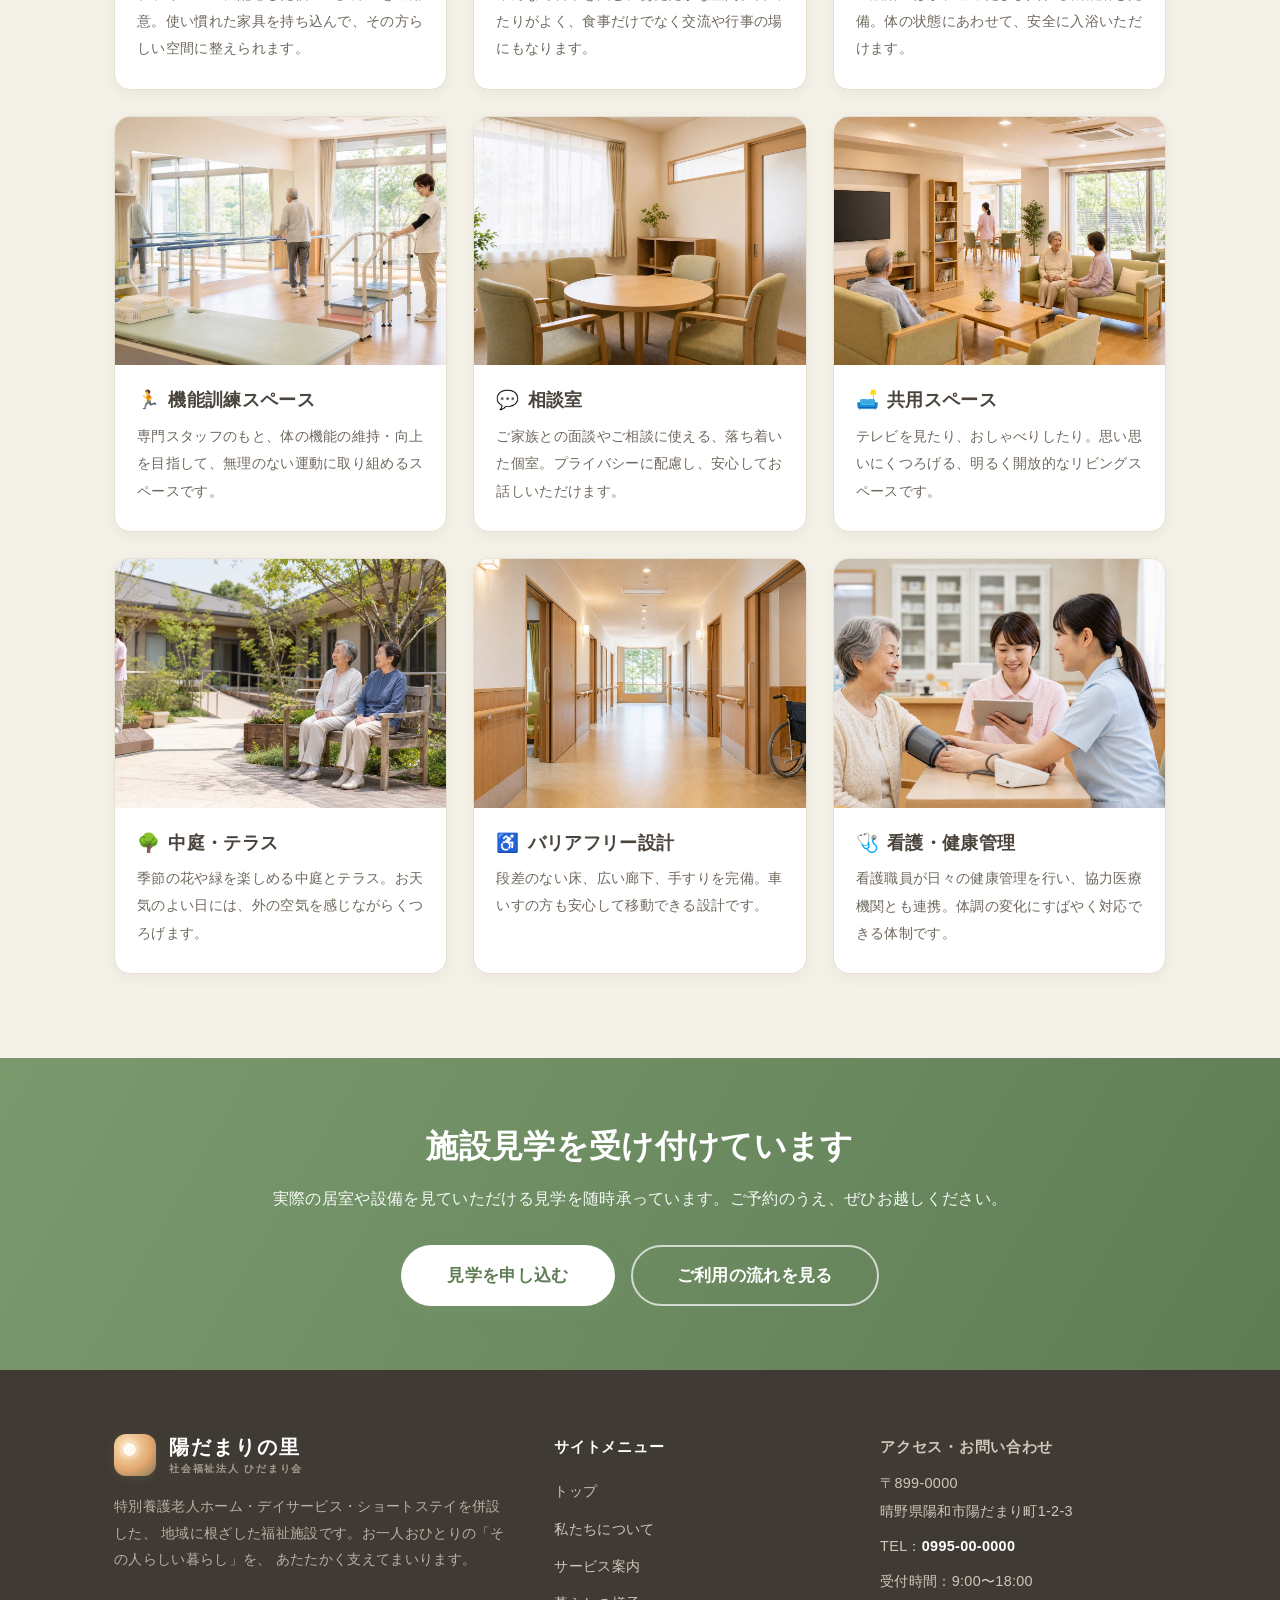
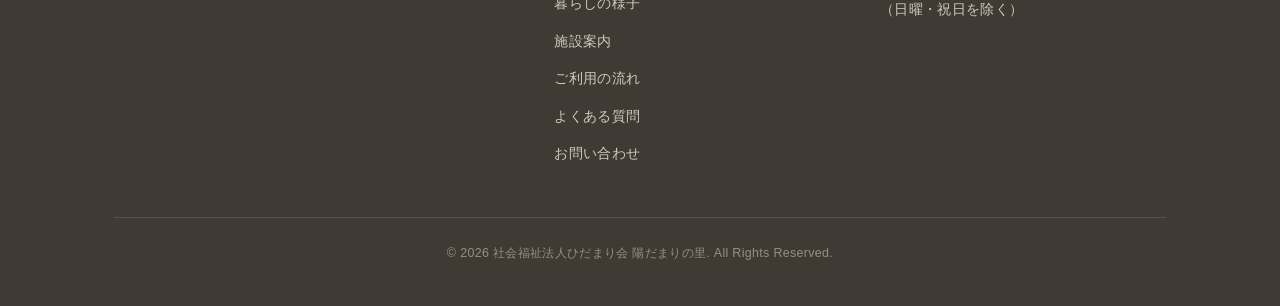
<file: facility.html>
<!DOCTYPE html>
<html lang="ja">
<head>
  <meta charset="UTF-8" />
  <meta name="viewport" content="width=device-width, initial-scale=1.0" />
  <title>施設案内 ｜ 陽だまりの里</title>
  <meta name="description" content="陽だまりの里の施設案内。居室・食堂・浴室・機能訓練スペース・相談室・中庭など、清潔で安心できる施設をご紹介します。" />
  <link rel="stylesheet" href="style.css" />
</head>
<body>

  <header class="header">
    <div class="wrap header__inner">
      <a class="brand" href="index.html">
        <span class="brand__mark" aria-hidden="true"></span>
        <span class="brand__text">
          <span class="brand__name">陽だまりの里</span>
          <span class="brand__sub">社会福祉法人 ひだまり会</span>
        </span>
      </a>
      <nav class="nav" aria-label="メインメニュー">
        <ul class="nav__list">
          <li><a href="index.html">トップ</a></li>
          <li><a href="about.html">私たちについて</a></li>
          <li><a href="service.html">サービス案内</a></li>
          <li><a href="life.html">暮らしの様子</a></li>
          <li><a href="facility.html">施設案内</a></li>
          <li><a href="guide.html">ご利用の流れ</a></li>
          <li><a href="faq.html">よくある質問</a></li>
          <li class="nav__cta-wrap"><a class="nav__cta" href="contact.html">お問い合わせ</a></li>
        </ul>
      </nav>
      <button class="nav-toggle" aria-label="メニューを開く" aria-expanded="false">
        <span></span><span></span><span></span>
      </button>
    </div>
  </header>

  <main>
    <section class="page-hero">
      <div class="wrap">
        <p class="page-hero__crumb"><a href="index.html">トップ</a> ／ 施設案内</p>
        <h1 class="page-hero__title">施設案内</h1>
        <p class="page-hero__sub">清潔で安心、そしてくつろげる。陽だまりの里の施設をご紹介します。</p>
      </div>
    </section>

    <!-- 全景 -->
    <section class="section section--tight">
      <div class="wrap">
        <div class="hero__visual" style="aspect-ratio:21/9;">
          <img class="image-img" src="assets/images/image-facility-exterior.jpg" alt="緑に囲まれた陽だまりの里の建物全景" loading="lazy" />
        </div>
        <p class="lead-block" style="margin-top:36px;">
          陽だまりの里は、自然光がたっぷり差し込む、明るくバリアフリーな設計です。
          ご利用される方がのびのびと過ごせるよう、清潔感と安全性、そして「我が家のような居心地」を大切にしています。
        </p>
      </div>
    </section>

    <!-- 施設グリッド -->
    <section class="section section--bg">
      <div class="wrap">
        <div class="sec-head">
          <span class="sec-head__en">FACILITY</span>
          <h2 class="sec-head__title">施設・設備のご紹介</h2>
        </div>

        <div class="facility-grid">
          <div class="facility-card">
            <div class="facility-card__media"><img class="image-img" src="assets/images/image-facility-room.jpg" alt="明るく整えられたプライバシーに配慮した居室" loading="lazy" /></div>
            <div class="facility-card__body">
              <h3 class="facility-card__title"><span aria-hidden="true">🛏️</span>居室</h3>
              <p class="facility-card__text">プライバシーに配慮した個室・多床室をご用意。使い慣れた家具を持ち込んで、その方らしい空間に整えられます。</p>
            </div>
          </div>
          <div class="facility-card">
            <div class="facility-card__media"><img class="image-img" src="assets/images/image-facility-dining.jpg" alt="日当たりのよい食堂空間" loading="lazy" /></div>
            <div class="facility-card__body">
              <h3 class="facility-card__title"><span aria-hidden="true">🍽️</span>食堂</h3>
              <p class="facility-card__text">みんなで食卓を囲む、あたたかな空間。日当たりがよく、食事だけでなく交流や行事の場にもなります。</p>
            </div>
          </div>
          <div class="facility-card">
            <div class="facility-card__media"><img class="image-img" src="assets/images/image-facility-bath.jpg" alt="機械浴設備と安全に配慮した浴室" loading="lazy" /></div>
            <div class="facility-card__body">
              <h3 class="facility-card__title"><span aria-hidden="true">🛁</span>浴室</h3>
              <p class="facility-card__text">一般浴のほか、座ったまま入れる機械浴も完備。体の状態にあわせて、安全に入浴いただけます。</p>
            </div>
          </div>
          <div class="facility-card">
            <div class="facility-card__media"><img class="image-img" src="assets/images/image-facility-training.jpg" alt="リハビリ器具が整った機能訓練スペース" loading="lazy" /></div>
            <div class="facility-card__body">
              <h3 class="facility-card__title"><span aria-hidden="true">🏃</span>機能訓練スペース</h3>
              <p class="facility-card__text">専門スタッフのもと、体の機能の維持・向上を目指して、無理のない運動に取り組めるスペースです。</p>
            </div>
          </div>
          <div class="facility-card">
            <div class="facility-card__media"><img class="image-img" src="assets/images/image-facility-consult.jpg" alt="安心して相談できる落ち着いた相談室" loading="lazy" /></div>
            <div class="facility-card__body">
              <h3 class="facility-card__title"><span aria-hidden="true">💬</span>相談室</h3>
              <p class="facility-card__text">ご家族との面談やご相談に使える、落ち着いた個室。プライバシーに配慮し、安心してお話しいただけます。</p>
            </div>
          </div>
          <div class="facility-card">
            <div class="facility-card__media"><img class="image-img" src="assets/images/image-facility-lounge.jpg" alt="テレビや会話を楽しめる明るい共用スペース" loading="lazy" /></div>
            <div class="facility-card__body">
              <h3 class="facility-card__title"><span aria-hidden="true">🛋️</span>共用スペース</h3>
              <p class="facility-card__text">テレビを見たり、おしゃべりしたり。思い思いにくつろげる、明るく開放的なリビングスペースです。</p>
            </div>
          </div>
          <div class="facility-card">
            <div class="facility-card__media"><img class="image-img" src="assets/images/image-facility-garden.jpg" alt="花と緑を感じられる中庭とテラス" loading="lazy" /></div>
            <div class="facility-card__body">
              <h3 class="facility-card__title"><span aria-hidden="true">🌳</span>中庭・テラス</h3>
              <p class="facility-card__text">季節の花や緑を楽しめる中庭とテラス。お天気のよい日には、外の空気を感じながらくつろげます。</p>
            </div>
          </div>
          <div class="facility-card">
            <div class="facility-card__media"><img class="image-img" src="assets/images/image-facility-corridor.jpg" alt="手すりと段差のない広い廊下" loading="lazy" /></div>
            <div class="facility-card__body">
              <h3 class="facility-card__title"><span aria-hidden="true">♿</span>バリアフリー設計</h3>
              <p class="facility-card__text">段差のない床、広い廊下、手すりを完備。車いすの方も安心して移動できる設計です。</p>
            </div>
          </div>
          <div class="facility-card">
            <div class="facility-card__media"><img class="image-img" src="assets/images/image-facility-nurse.jpg" alt="看護師がご利用者の健康チェックを行う様子" loading="lazy" /></div>
            <div class="facility-card__body">
              <h3 class="facility-card__title"><span aria-hidden="true">🩺</span>看護・健康管理</h3>
              <p class="facility-card__text">看護職員が日々の健康管理を行い、協力医療機関とも連携。体調の変化にすばやく対応できる体制です。</p>
            </div>
          </div>
        </div>
      </div>
    </section>

    <section class="cta-band">
      <div class="wrap">
        <h2 class="cta-band__title">施設見学を受け付けています</h2>
        <p class="cta-band__text">実際の居室や設備を見ていただける見学を随時承っています。ご予約のうえ、ぜひお越しください。</p>
        <div class="cta-band__actions">
          <a class="btn btn--primary btn--lg" href="contact.html">見学を申し込む</a>
          <a class="btn btn--outline btn--lg" href="guide.html">ご利用の流れを見る</a>
        </div>
      </div>
    </section>
  </main>

  <footer class="footer">
    <div class="wrap">
      <div class="footer__top">
        <div class="footer__brand">
          <div class="brand">
            <span class="brand__mark" aria-hidden="true"></span>
            <span class="brand__text">
              <span class="brand__name">陽だまりの里</span>
              <span class="brand__sub">社会福祉法人 ひだまり会</span>
            </span>
          </div>
          <p class="footer__desc">
            特別養護老人ホーム・デイサービス・ショートステイを併設した、
            地域に根ざした福祉施設です。お一人おひとりの「その人らしい暮らし」を、
            あたたかく支えてまいります。
          </p>
        </div>
        <div class="footer__nav">
          <p class="footer__col-title">サイトメニュー</p>
          <ul class="footer__links">
            <li><a href="index.html">トップ</a></li>
            <li><a href="about.html">私たちについて</a></li>
            <li><a href="service.html">サービス案内</a></li>
            <li><a href="life.html">暮らしの様子</a></li>
            <li><a href="facility.html">施設案内</a></li>
            <li><a href="guide.html">ご利用の流れ</a></li>
            <li><a href="faq.html">よくある質問</a></li>
            <li><a href="contact.html">お問い合わせ</a></li>
          </ul>
        </div>
        <div class="footer__contact">
          <p class="footer__col-title">アクセス・お問い合わせ</p>
          <p>〒899-0000<br />晴野県陽和市陽だまり町1-2-3</p>
          <p>TEL：<strong>0995-00-0000</strong></p>
          <p>受付時間：9:00〜18:00<br />（日曜・祝日を除く）</p>
        </div>
      </div>
      <p class="footer__bottom">
        &copy; <span class="js-year">2026</span> 社会福祉法人ひだまり会 陽だまりの里. All Rights Reserved.
      </p>
    </div>
  </footer>

  <script src="script.js"></script>
</body>
</html>
</file>
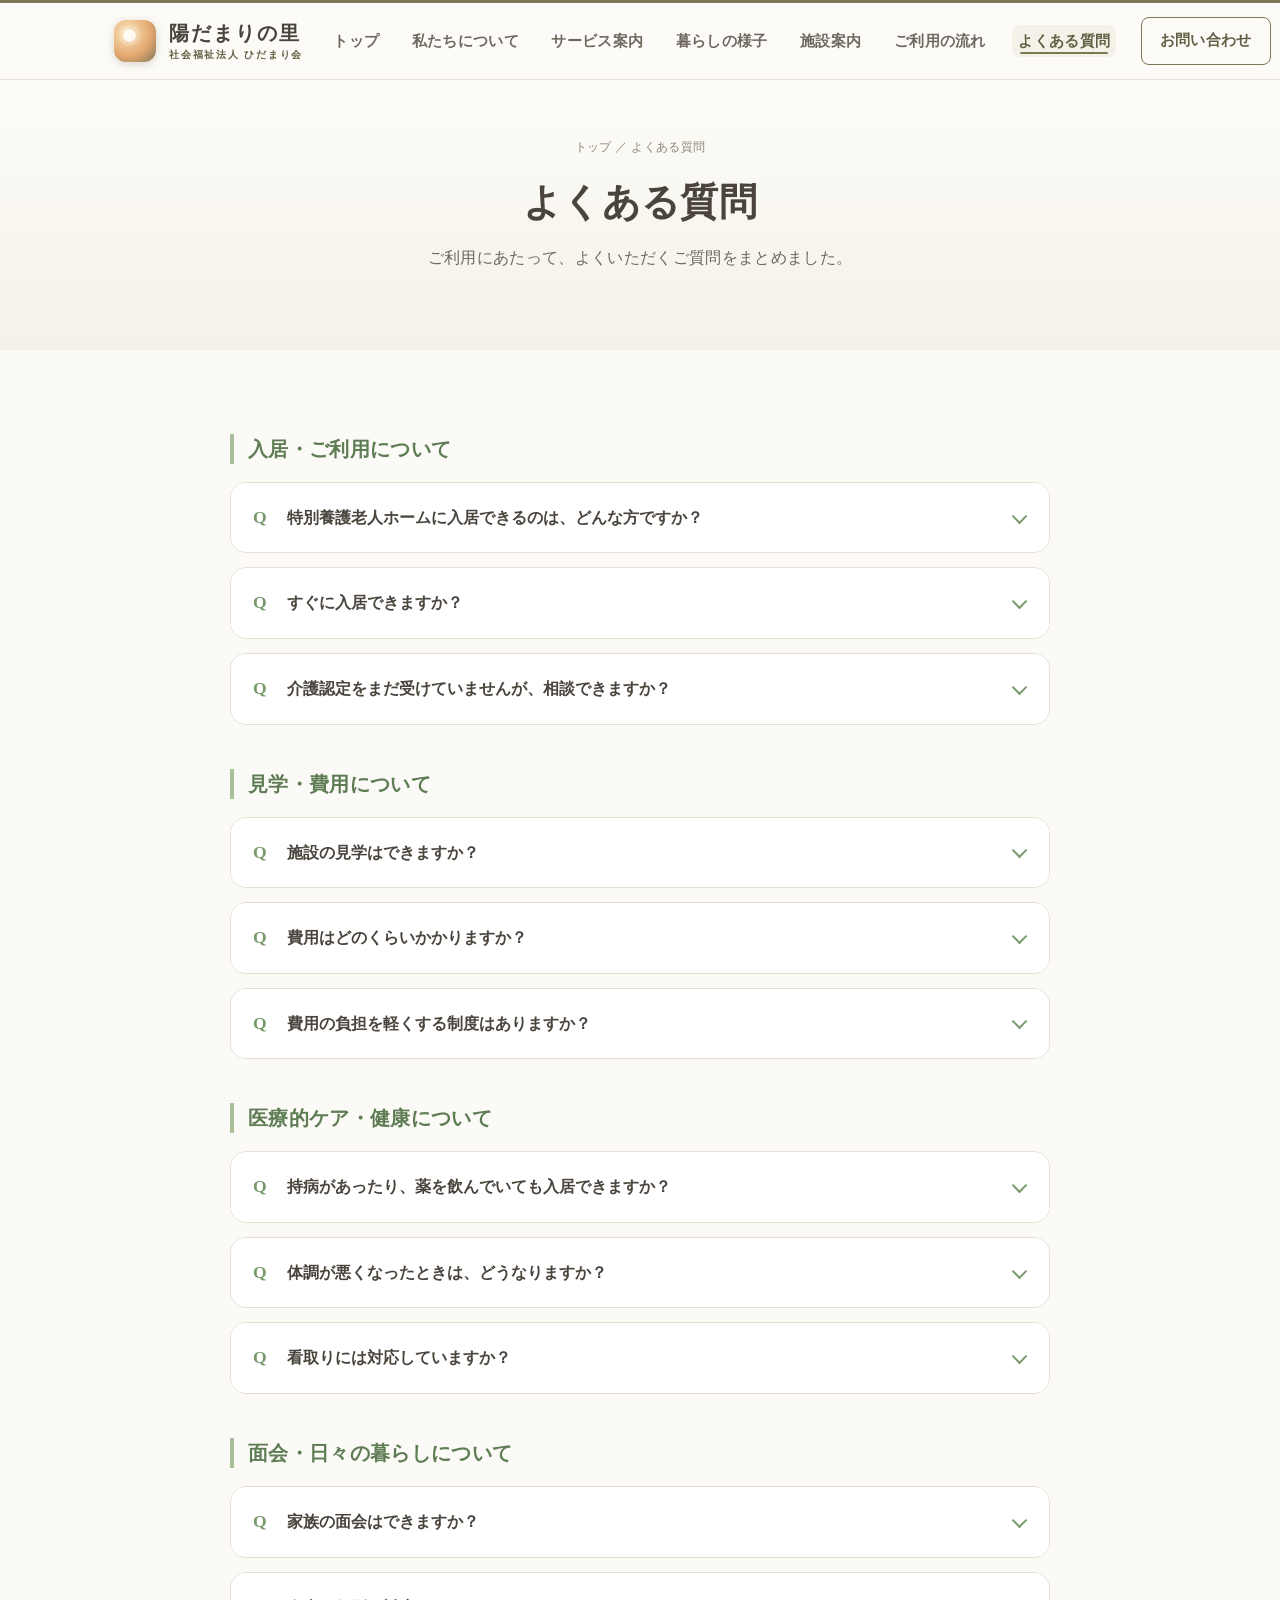
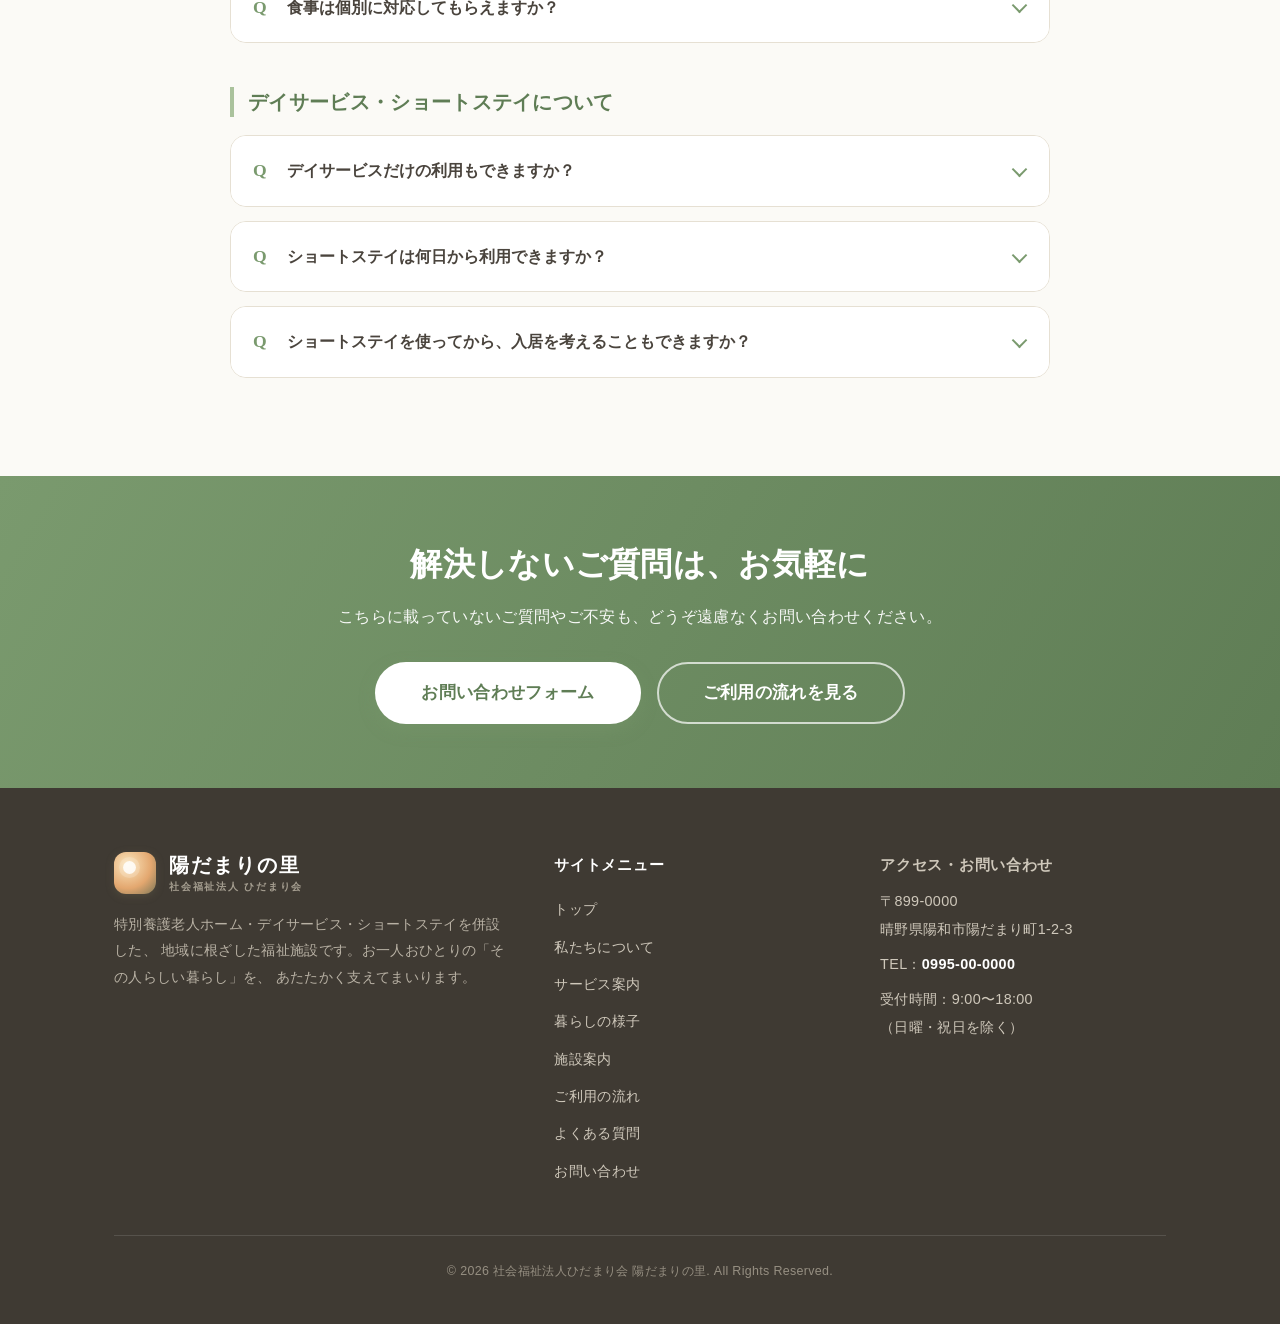
<file: faq.html>
<!DOCTYPE html>
<html lang="ja">
<head>
  <meta charset="UTF-8" />
  <meta name="viewport" content="width=device-width, initial-scale=1.0" />
  <title>よくある質問 ｜ 陽だまりの里</title>
  <meta name="description" content="陽だまりの里によくいただくご質問。入居条件・見学・費用・医療的ケア・面会・デイサービス・ショートステイについてお答えします。" />
  <link rel="stylesheet" href="style.css" />
</head>
<body>

  <header class="header">
    <div class="wrap header__inner">
      <a class="brand" href="index.html">
        <span class="brand__mark" aria-hidden="true"></span>
        <span class="brand__text">
          <span class="brand__name">陽だまりの里</span>
          <span class="brand__sub">社会福祉法人 ひだまり会</span>
        </span>
      </a>
      <nav class="nav" aria-label="メインメニュー">
        <ul class="nav__list">
          <li><a href="index.html">トップ</a></li>
          <li><a href="about.html">私たちについて</a></li>
          <li><a href="service.html">サービス案内</a></li>
          <li><a href="life.html">暮らしの様子</a></li>
          <li><a href="facility.html">施設案内</a></li>
          <li><a href="guide.html">ご利用の流れ</a></li>
          <li><a href="faq.html">よくある質問</a></li>
          <li class="nav__cta-wrap"><a class="nav__cta" href="contact.html">お問い合わせ</a></li>
        </ul>
      </nav>
      <button class="nav-toggle" aria-label="メニューを開く" aria-expanded="false">
        <span></span><span></span><span></span>
      </button>
    </div>
  </header>

  <main>
    <section class="page-hero">
      <div class="wrap">
        <p class="page-hero__crumb"><a href="index.html">トップ</a> ／ よくある質問</p>
        <h1 class="page-hero__title">よくある質問</h1>
        <p class="page-hero__sub">ご利用にあたって、よくいただくご質問をまとめました。</p>
      </div>
    </section>

    <section class="section">
      <div class="wrap">

        <!-- 入居・利用について -->
        <div class="faq-group">
          <h2 class="faq-group__head">入居・ご利用について</h2>

          <div class="faq-item">
            <button class="faq-q">特別養護老人ホームに入居できるのは、どんな方ですか？</button>
            <div class="faq-a">
              <div class="faq-a__inner">
                原則として、要介護3以上の認定を受けた方が対象です。常に介護が必要で、ご自宅での生活が難しい方にご利用いただいています。要介護1・2の方でも、やむを得ない事情がある場合はご相談いただけますので、まずはお気軽にお問い合わせください。
              </div>
            </div>
          </div>

          <div class="faq-item">
            <button class="faq-q">すぐに入居できますか？</button>
            <div class="faq-a">
              <div class="faq-a__inner">
                空き状況により、すぐにご入居いただける場合と、ご入居までお待ちいただく場合があります。お申し込みをいただいた後、ご本人の状況などを考慮しながらご案内します。お急ぎの場合は、ショートステイのご利用もあわせてご相談ください。
              </div>
            </div>
          </div>

          <div class="faq-item">
            <button class="faq-q">介護認定をまだ受けていませんが、相談できますか？</button>
            <div class="faq-a">
              <div class="faq-a__inner">
                もちろん大丈夫です。介護認定の申請からお手伝いできますので、まずはご相談ください。お住まいの地域包括支援センターやケアマネジャーとも連携しながら、必要な手続きをご案内します。
              </div>
            </div>
          </div>
        </div>

        <!-- 見学・費用 -->
        <div class="faq-group">
          <h2 class="faq-group__head">見学・費用について</h2>

          <div class="faq-item">
            <button class="faq-q">施設の見学はできますか？</button>
            <div class="faq-a">
              <div class="faq-a__inner">
                はい、見学を随時受け付けています。実際の居室や設備、施設の雰囲気をご覧いただけます。ご予約のうえお越しいただくとスムーズにご案内できますので、お電話またはお問い合わせフォームよりご連絡ください。
              </div>
            </div>
          </div>

          <div class="faq-item">
            <button class="faq-q">費用はどのくらいかかりますか？</button>
            <div class="faq-a">
              <div class="faq-a__inner">
                費用は、介護度やお部屋のタイプ、所得の状況などによって異なります。介護保険の自己負担分に加えて、食費・居住費などがかかります。所得に応じた負担軽減の制度もありますので、ご相談時に一人ひとりの状況にあわせて、わかりやすくご説明します。
              </div>
            </div>
          </div>

          <div class="faq-item">
            <button class="faq-q">費用の負担を軽くする制度はありますか？</button>
            <div class="faq-a">
              <div class="faq-a__inner">
                所得や資産の状況に応じて、食費・居住費の負担を軽くする「負担限度額認定」などの制度があります。対象になるかどうかも含めて、生活相談員が丁寧にご案内しますので、ご安心ください。
              </div>
            </div>
          </div>
        </div>

        <!-- 医療・健康 -->
        <div class="faq-group">
          <h2 class="faq-group__head">医療的ケア・健康について</h2>

          <div class="faq-item">
            <button class="faq-q">持病があったり、薬を飲んでいても入居できますか？</button>
            <div class="faq-a">
              <div class="faq-a__inner">
                看護職員が日々の健康管理を行い、協力医療機関とも連携しています。お薬の管理や定期的な健康チェックにも対応しています。持病の内容によって対応が異なる場合がありますので、ご相談時にくわしくお聞かせください。
              </div>
            </div>
          </div>

          <div class="faq-item">
            <button class="faq-q">体調が悪くなったときは、どうなりますか？</button>
            <div class="faq-a">
              <div class="faq-a__inner">
                看護職員や介護職員がすぐに状態を確認し、必要に応じて協力医療機関への受診や、ご家族への連絡を行います。緊急時の対応についても、ご入居前にしっかりとご説明します。
              </div>
            </div>
          </div>

          <div class="faq-item">
            <button class="faq-q">看取りには対応していますか？</button>
            <div class="faq-a">
              <div class="faq-a__inner">
                ご本人とご家族のご希望を伺いながら、医療機関と連携し、できる限り住み慣れた環境で穏やかに過ごしていただけるよう支援しています。看取りに関するお考えについても、ご相談ください。
              </div>
            </div>
          </div>
        </div>

        <!-- 面会・生活 -->
        <div class="faq-group">
          <h2 class="faq-group__head">面会・日々の暮らしについて</h2>

          <div class="faq-item">
            <button class="faq-q">家族の面会はできますか？</button>
            <div class="faq-a">
              <div class="faq-a__inner">
                はい、ご面会いただけます。ご本人にとって、ご家族との時間はとても大切なものです。面会の時間帯や方法については、施設の状況にあわせてご案内しますので、お気軽にお問い合わせください。
              </div>
            </div>
          </div>

          <div class="faq-item">
            <button class="faq-q">食事は個別に対応してもらえますか？</button>
            <div class="faq-a">
              <div class="faq-a__inner">
                管理栄養士が、お一人おひとりの体調や飲み込みの状態にあわせて、きざみ食やとろみ食などをご用意します。アレルギーや苦手な食材についても、できる限り配慮します。
              </div>
            </div>
          </div>
        </div>

        <!-- デイ・ショート -->
        <div class="faq-group">
          <h2 class="faq-group__head">デイサービス・ショートステイについて</h2>

          <div class="faq-item">
            <button class="faq-q">デイサービスだけの利用もできますか？</button>
            <div class="faq-a">
              <div class="faq-a__inner">
                はい、日帰りのデイサービスのみのご利用も可能です。ご自宅で暮らしながら、入浴やお食事、レクリエーション、機能訓練などをお楽しみいただけます。送迎も行っていますので、ご相談ください。
              </div>
            </div>
          </div>

          <div class="faq-item">
            <button class="faq-q">ショートステイは何日から利用できますか？</button>
            <div class="faq-a">
              <div class="faq-a__inner">
                数日からのご利用が可能です。ご家族のご都合やご休養、急なご事情などにあわせて、柔軟にご相談を承ります。空き状況によりますので、ご希望の日程が決まりましたらお早めにお問い合わせください。
              </div>
            </div>
          </div>

          <div class="faq-item">
            <button class="faq-q">ショートステイを使ってから、入居を考えることもできますか？</button>
            <div class="faq-a">
              <div class="faq-a__inner">
                はい、まずはショートステイで施設の雰囲気を体験していただき、その後ご入居をご検討いただくこともできます。ご本人にもご家族にも安心してご判断いただけるよう、丁寧にサポートします。
              </div>
            </div>
          </div>
        </div>

      </div>
    </section>

    <section class="cta-band">
      <div class="wrap">
        <h2 class="cta-band__title">解決しないご質問は、お気軽に</h2>
        <p class="cta-band__text">こちらに載っていないご質問やご不安も、どうぞ遠慮なくお問い合わせください。</p>
        <div class="cta-band__actions">
          <a class="btn btn--primary btn--lg" href="contact.html">お問い合わせフォーム</a>
          <a class="btn btn--outline btn--lg" href="guide.html">ご利用の流れを見る</a>
        </div>
      </div>
    </section>
  </main>

  <footer class="footer">
    <div class="wrap">
      <div class="footer__top">
        <div class="footer__brand">
          <div class="brand">
            <span class="brand__mark" aria-hidden="true"></span>
            <span class="brand__text">
              <span class="brand__name">陽だまりの里</span>
              <span class="brand__sub">社会福祉法人 ひだまり会</span>
            </span>
          </div>
          <p class="footer__desc">
            特別養護老人ホーム・デイサービス・ショートステイを併設した、
            地域に根ざした福祉施設です。お一人おひとりの「その人らしい暮らし」を、
            あたたかく支えてまいります。
          </p>
        </div>
        <div class="footer__nav">
          <p class="footer__col-title">サイトメニュー</p>
          <ul class="footer__links">
            <li><a href="index.html">トップ</a></li>
            <li><a href="about.html">私たちについて</a></li>
            <li><a href="service.html">サービス案内</a></li>
            <li><a href="life.html">暮らしの様子</a></li>
            <li><a href="facility.html">施設案内</a></li>
            <li><a href="guide.html">ご利用の流れ</a></li>
            <li><a href="faq.html">よくある質問</a></li>
            <li><a href="contact.html">お問い合わせ</a></li>
          </ul>
        </div>
        <div class="footer__contact">
          <p class="footer__col-title">アクセス・お問い合わせ</p>
          <p>〒899-0000<br />晴野県陽和市陽だまり町1-2-3</p>
          <p>TEL：<strong>0995-00-0000</strong></p>
          <p>受付時間：9:00〜18:00<br />（日曜・祝日を除く）</p>
        </div>
      </div>
      <p class="footer__bottom">
        &copy; <span class="js-year">2026</span> 社会福祉法人ひだまり会 陽だまりの里. All Rights Reserved.
      </p>
    </div>
  </footer>

  <script src="script.js"></script>
</body>
</html>
</file>
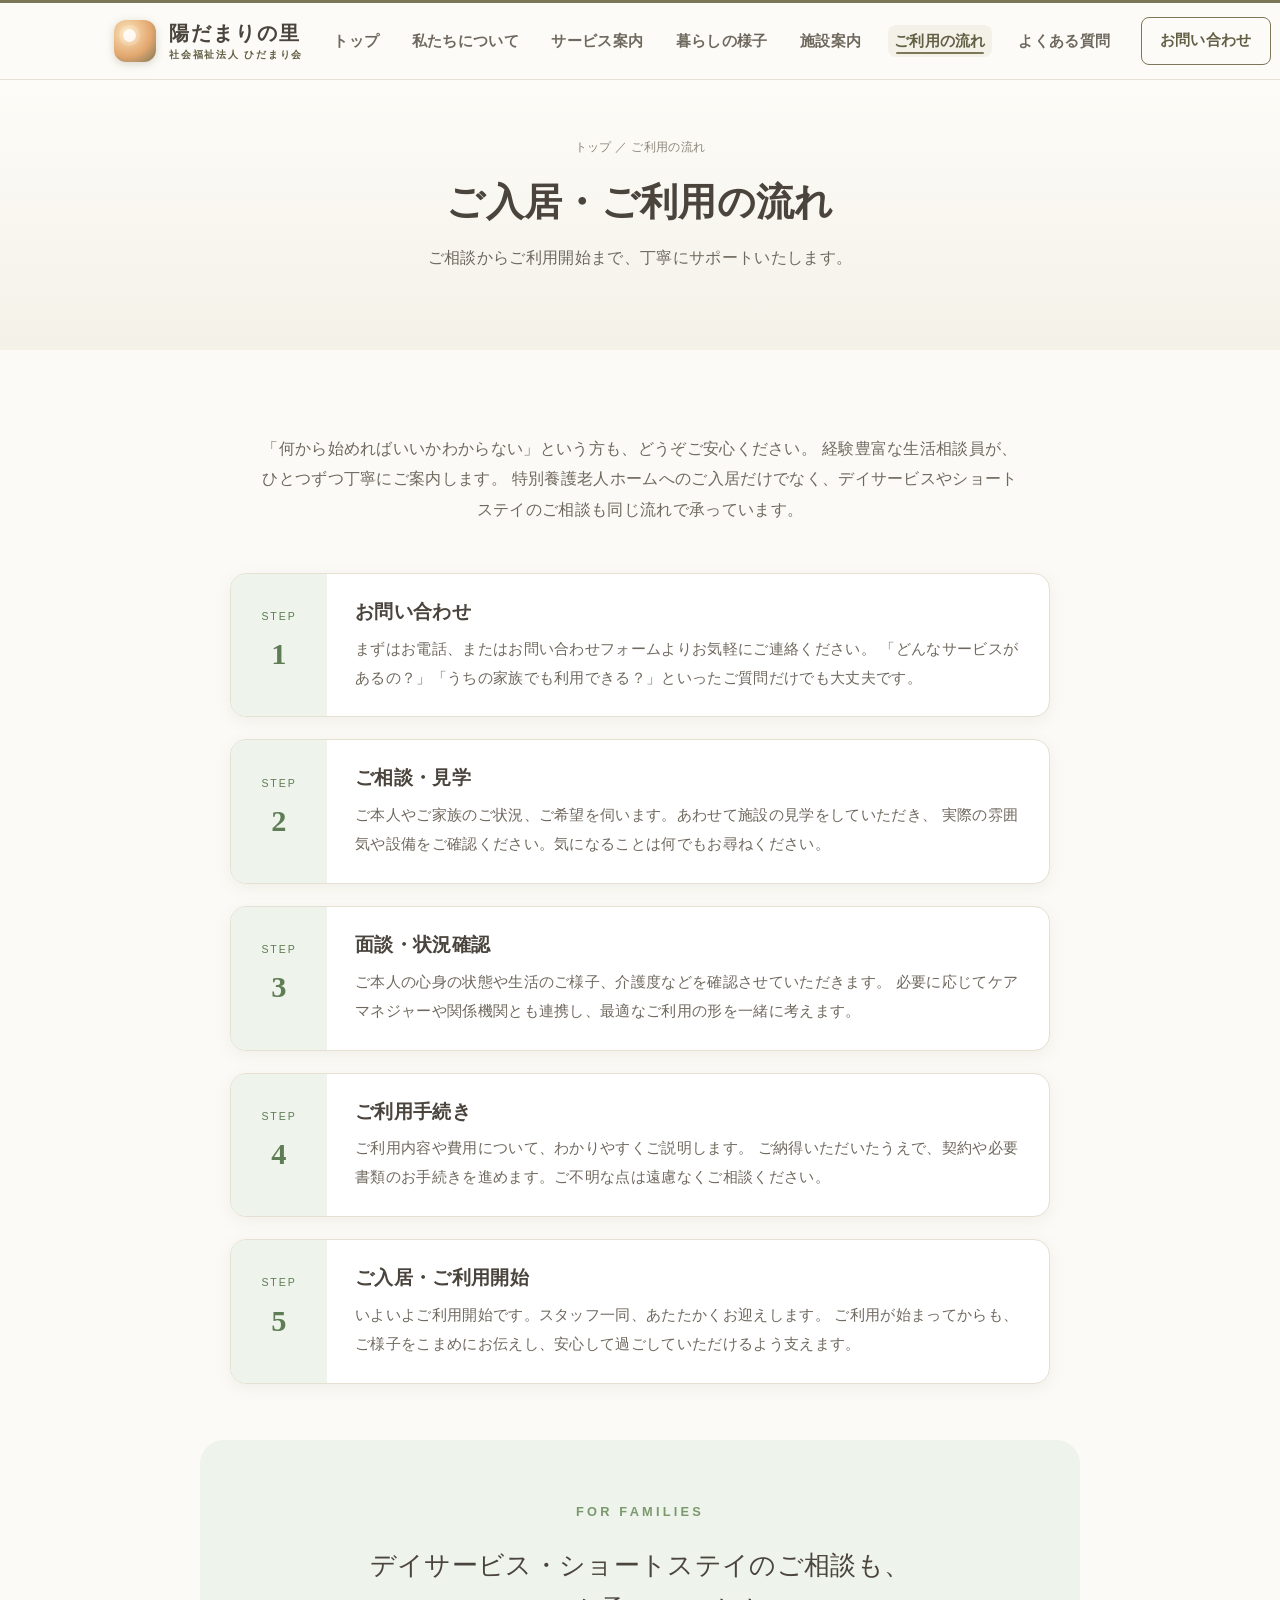
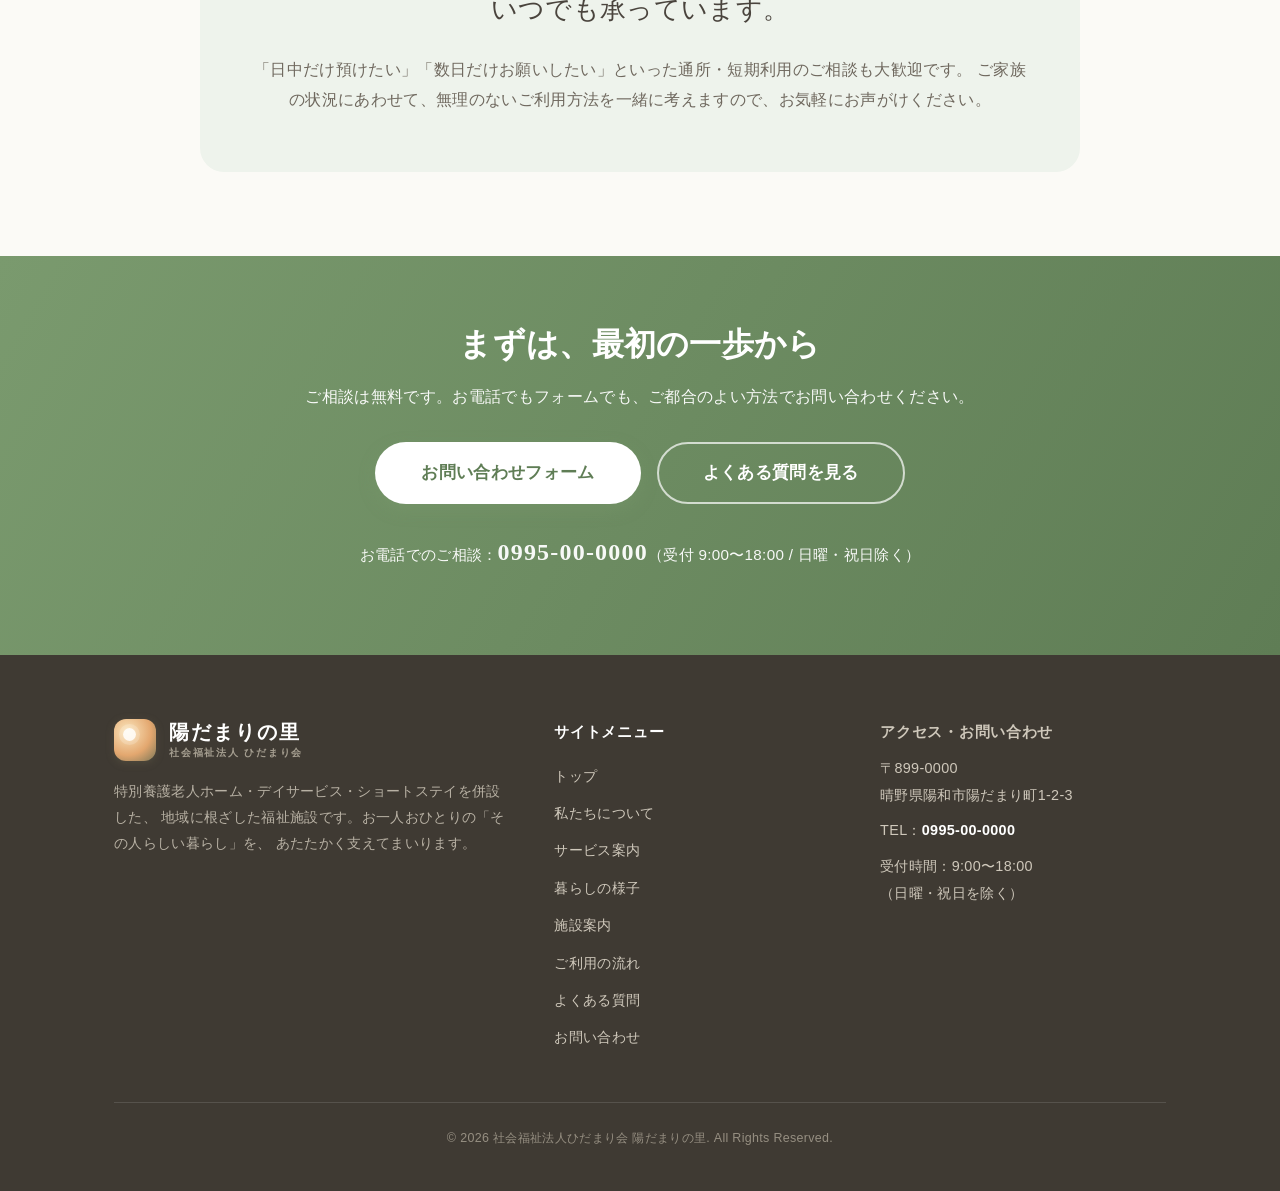
<file: guide.html>
<!DOCTYPE html>
<html lang="ja">
<head>
  <meta charset="UTF-8" />
  <meta name="viewport" content="width=device-width, initial-scale=1.0" />
  <title>ご利用の流れ ｜ 陽だまりの里</title>
  <meta name="description" content="陽だまりの里のご入居・ご利用の流れ。お問い合わせからご利用開始まで、5つのステップでわかりやすくご案内します。" />
  <link rel="stylesheet" href="style.css" />
</head>
<body>

  <header class="header">
    <div class="wrap header__inner">
      <a class="brand" href="index.html">
        <span class="brand__mark" aria-hidden="true"></span>
        <span class="brand__text">
          <span class="brand__name">陽だまりの里</span>
          <span class="brand__sub">社会福祉法人 ひだまり会</span>
        </span>
      </a>
      <nav class="nav" aria-label="メインメニュー">
        <ul class="nav__list">
          <li><a href="index.html">トップ</a></li>
          <li><a href="about.html">私たちについて</a></li>
          <li><a href="service.html">サービス案内</a></li>
          <li><a href="life.html">暮らしの様子</a></li>
          <li><a href="facility.html">施設案内</a></li>
          <li><a href="guide.html">ご利用の流れ</a></li>
          <li><a href="faq.html">よくある質問</a></li>
          <li class="nav__cta-wrap"><a class="nav__cta" href="contact.html">お問い合わせ</a></li>
        </ul>
      </nav>
      <button class="nav-toggle" aria-label="メニューを開く" aria-expanded="false">
        <span></span><span></span><span></span>
      </button>
    </div>
  </header>

  <main>
    <section class="page-hero">
      <div class="wrap">
        <p class="page-hero__crumb"><a href="index.html">トップ</a> ／ ご利用の流れ</p>
        <h1 class="page-hero__title">ご入居・ご利用の流れ</h1>
        <p class="page-hero__sub">ご相談からご利用開始まで、丁寧にサポートいたします。</p>
      </div>
    </section>

    <section class="section">
      <div class="wrap">
        <p class="lead-block">
          「何から始めればいいかわからない」という方も、どうぞご安心ください。
          経験豊富な生活相談員が、ひとつずつ丁寧にご案内します。
          特別養護老人ホームへのご入居だけでなく、デイサービスやショートステイのご相談も同じ流れで承っています。
        </p>

        <div class="steps">
          <div class="step">
            <div class="step__num"><span>STEP</span><strong>1</strong></div>
            <div class="step__body">
              <h2 class="step__title">お問い合わせ</h2>
              <p class="step__text">
                まずはお電話、またはお問い合わせフォームよりお気軽にご連絡ください。
                「どんなサービスがあるの？」「うちの家族でも利用できる？」といったご質問だけでも大丈夫です。
              </p>
            </div>
          </div>

          <div class="step">
            <div class="step__num"><span>STEP</span><strong>2</strong></div>
            <div class="step__body">
              <h2 class="step__title">ご相談・見学</h2>
              <p class="step__text">
                ご本人やご家族のご状況、ご希望を伺います。あわせて施設の見学をしていただき、
                実際の雰囲気や設備をご確認ください。気になることは何でもお尋ねください。
              </p>
            </div>
          </div>

          <div class="step">
            <div class="step__num"><span>STEP</span><strong>3</strong></div>
            <div class="step__body">
              <h2 class="step__title">面談・状況確認</h2>
              <p class="step__text">
                ご本人の心身の状態や生活のご様子、介護度などを確認させていただきます。
                必要に応じてケアマネジャーや関係機関とも連携し、最適なご利用の形を一緒に考えます。
              </p>
            </div>
          </div>

          <div class="step">
            <div class="step__num"><span>STEP</span><strong>4</strong></div>
            <div class="step__body">
              <h2 class="step__title">ご利用手続き</h2>
              <p class="step__text">
                ご利用内容や費用について、わかりやすくご説明します。
                ご納得いただいたうえで、契約や必要書類のお手続きを進めます。ご不明な点は遠慮なくご相談ください。
              </p>
            </div>
          </div>

          <div class="step">
            <div class="step__num"><span>STEP</span><strong>5</strong></div>
            <div class="step__body">
              <h2 class="step__title">ご入居・ご利用開始</h2>
              <p class="step__text">
                いよいよご利用開始です。スタッフ一同、あたたかくお迎えします。
                ご利用が始まってからも、ご様子をこまめにお伝えし、安心して過ごしていただけるよう支えます。
              </p>
            </div>
          </div>
        </div>

        <div class="philosophy" style="margin-top:56px;">
          <span class="philosophy__label">FOR FAMILIES</span>
          <p class="philosophy__main" style="font-size:clamp(1.2rem,3.5vw,1.6rem);">
            デイサービス・ショートステイのご相談も、<br />いつでも承っています。
          </p>
          <p class="philosophy__text">
            「日中だけ預けたい」「数日だけお願いしたい」といった通所・短期利用のご相談も大歓迎です。
            ご家族の状況にあわせて、無理のないご利用方法を一緒に考えますので、お気軽にお声がけください。
          </p>
        </div>
      </div>
    </section>

    <section class="cta-band">
      <div class="wrap">
        <h2 class="cta-band__title">まずは、最初の一歩から</h2>
        <p class="cta-band__text">ご相談は無料です。お電話でもフォームでも、ご都合のよい方法でお問い合わせください。</p>
        <div class="cta-band__actions">
          <a class="btn btn--primary btn--lg" href="contact.html">お問い合わせフォーム</a>
          <a class="btn btn--outline btn--lg" href="faq.html">よくある質問を見る</a>
        </div>
        <p class="cta-band__tel">
          お電話でのご相談：<strong>0995-00-0000</strong>（受付 9:00〜18:00 / 日曜・祝日除く）
        </p>
      </div>
    </section>
  </main>

  <footer class="footer">
    <div class="wrap">
      <div class="footer__top">
        <div class="footer__brand">
          <div class="brand">
            <span class="brand__mark" aria-hidden="true"></span>
            <span class="brand__text">
              <span class="brand__name">陽だまりの里</span>
              <span class="brand__sub">社会福祉法人 ひだまり会</span>
            </span>
          </div>
          <p class="footer__desc">
            特別養護老人ホーム・デイサービス・ショートステイを併設した、
            地域に根ざした福祉施設です。お一人おひとりの「その人らしい暮らし」を、
            あたたかく支えてまいります。
          </p>
        </div>
        <div class="footer__nav">
          <p class="footer__col-title">サイトメニュー</p>
          <ul class="footer__links">
            <li><a href="index.html">トップ</a></li>
            <li><a href="about.html">私たちについて</a></li>
            <li><a href="service.html">サービス案内</a></li>
            <li><a href="life.html">暮らしの様子</a></li>
            <li><a href="facility.html">施設案内</a></li>
            <li><a href="guide.html">ご利用の流れ</a></li>
            <li><a href="faq.html">よくある質問</a></li>
            <li><a href="contact.html">お問い合わせ</a></li>
          </ul>
        </div>
        <div class="footer__contact">
          <p class="footer__col-title">アクセス・お問い合わせ</p>
          <p>〒899-0000<br />晴野県陽和市陽だまり町1-2-3</p>
          <p>TEL：<strong>0995-00-0000</strong></p>
          <p>受付時間：9:00〜18:00<br />（日曜・祝日を除く）</p>
        </div>
      </div>
      <p class="footer__bottom">
        &copy; <span class="js-year">2026</span> 社会福祉法人ひだまり会 陽だまりの里. All Rights Reserved.
      </p>
    </div>
  </footer>

  <script src="script.js"></script>
</body>
</html>
</file>
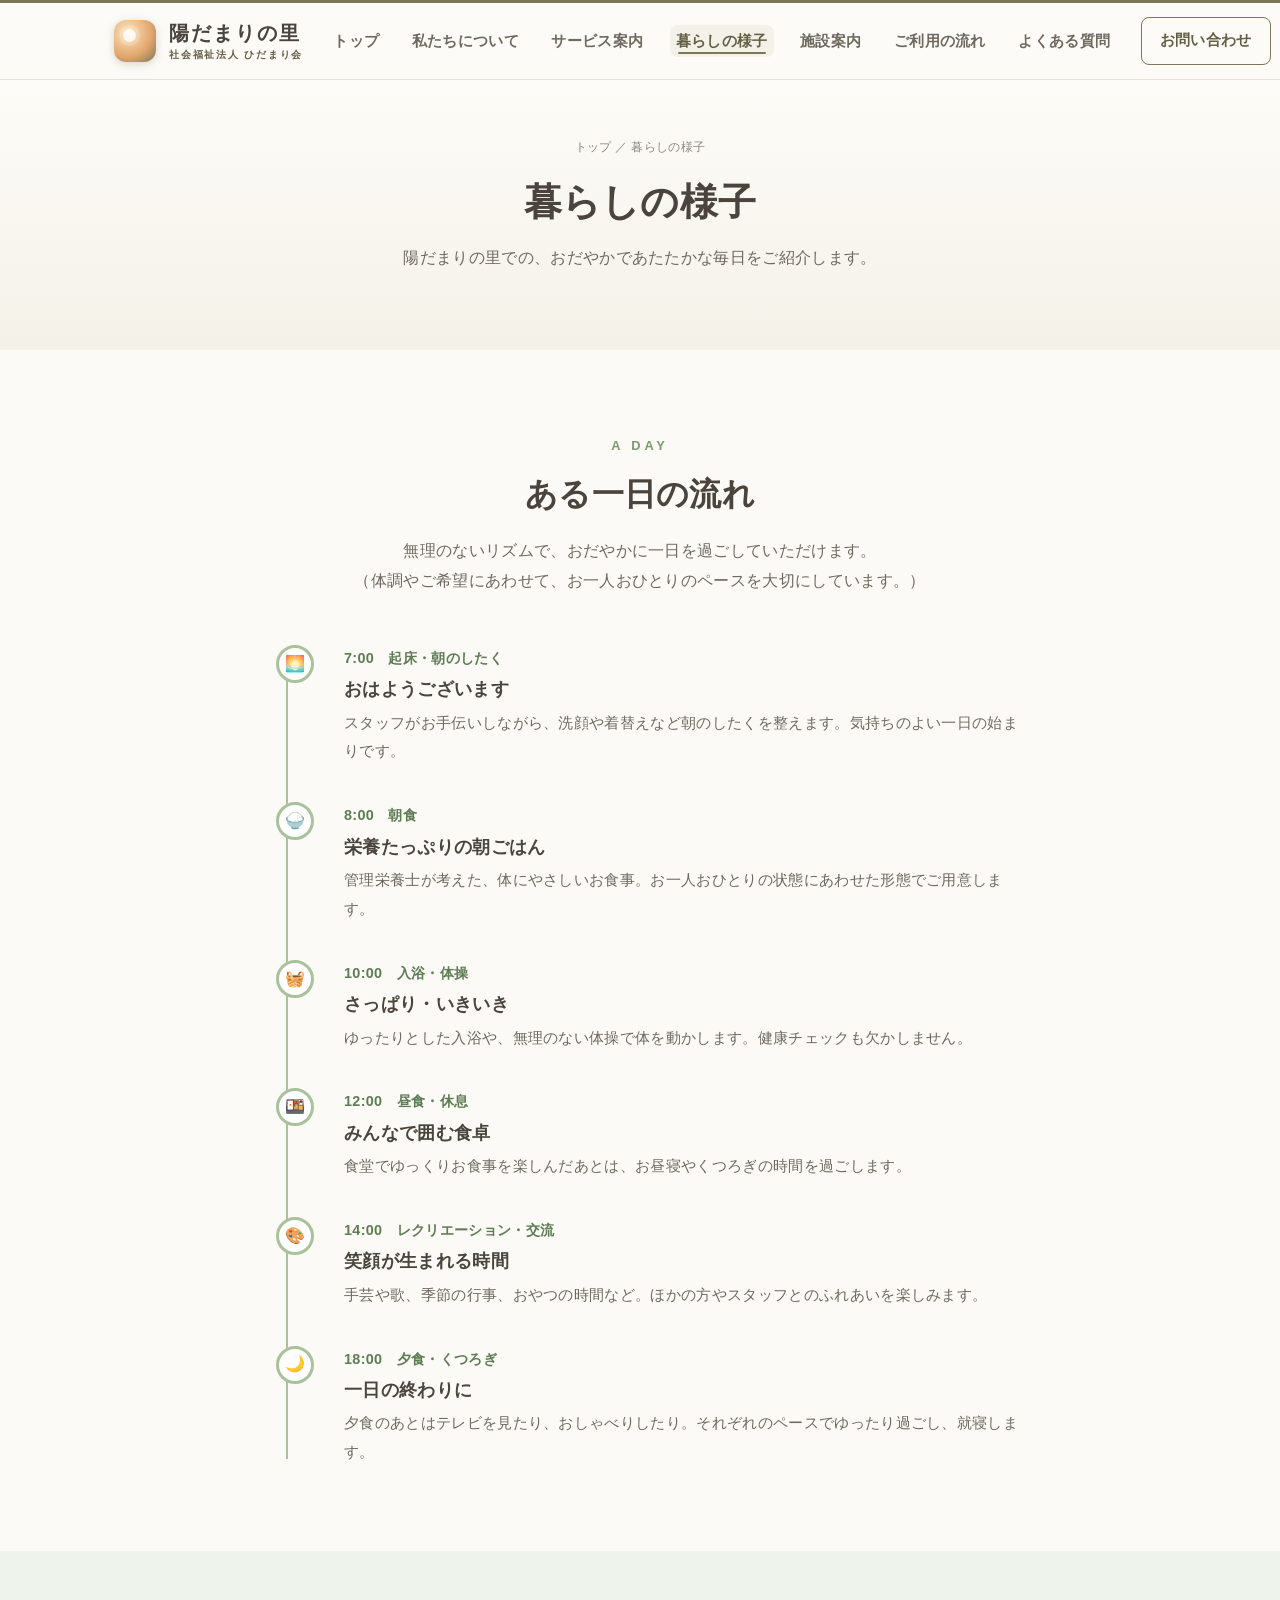
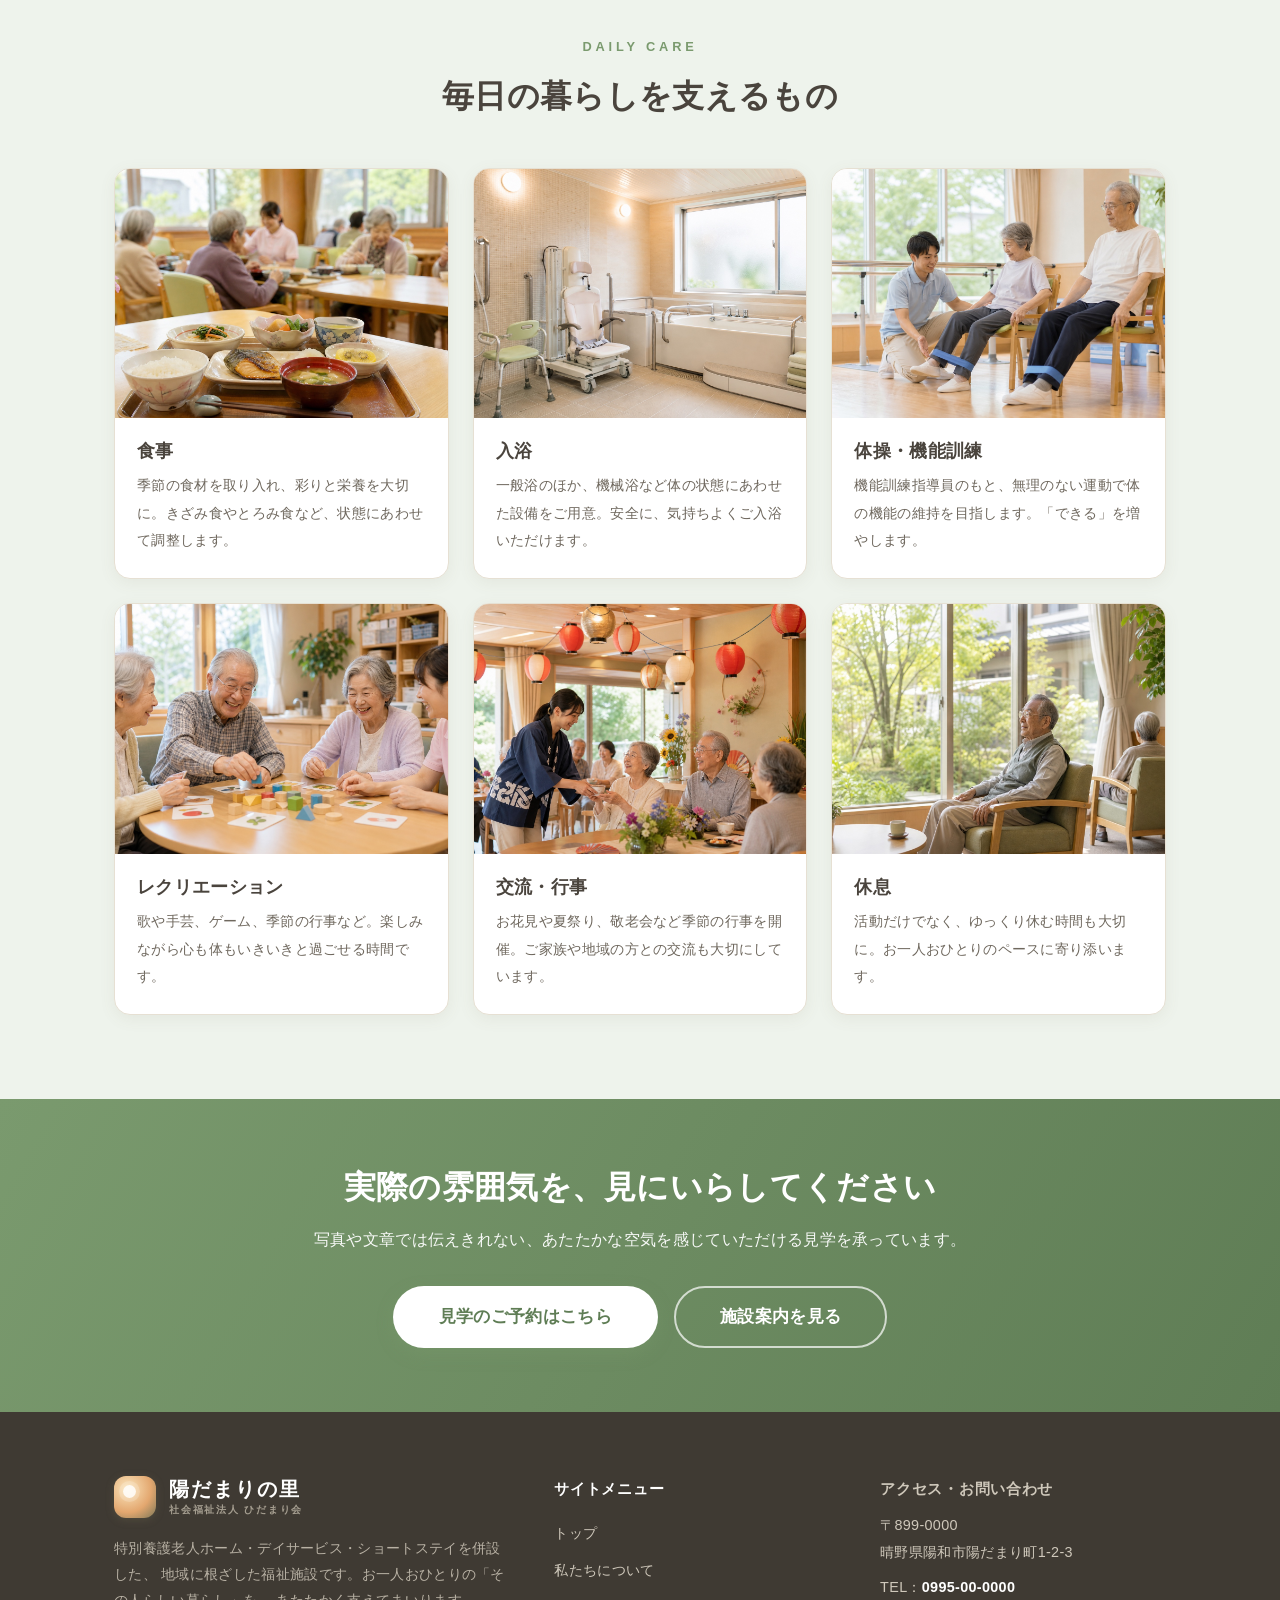
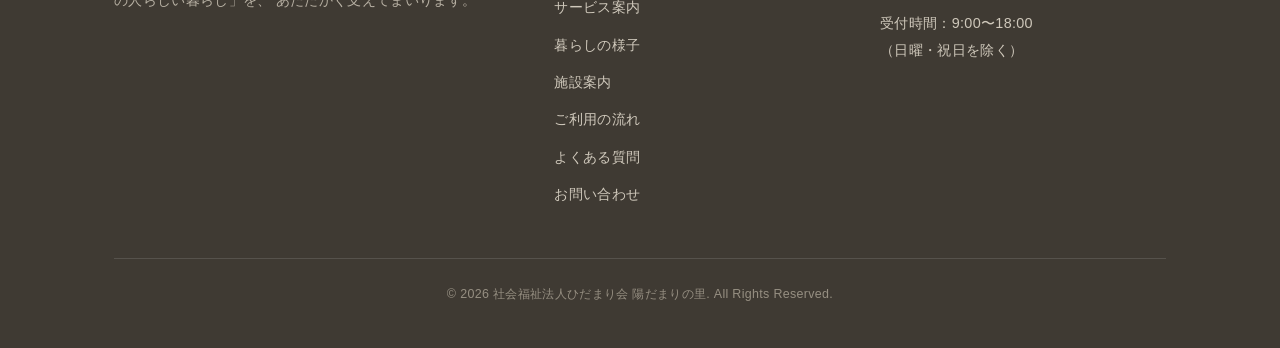
<file: life.html>
<!DOCTYPE html>
<html lang="ja">
<head>
  <meta charset="UTF-8" />
  <meta name="viewport" content="width=device-width, initial-scale=1.0" />
  <title>暮らしの様子 ｜ 陽だまりの里</title>
  <meta name="description" content="陽だまりの里での1日の流れと、食事・入浴・体操・レクリエーション・交流など、おだやかな暮らしの様子をご紹介します。" />
  <link rel="stylesheet" href="style.css" />
</head>
<body>

  <header class="header">
    <div class="wrap header__inner">
      <a class="brand" href="index.html">
        <span class="brand__mark" aria-hidden="true"></span>
        <span class="brand__text">
          <span class="brand__name">陽だまりの里</span>
          <span class="brand__sub">社会福祉法人 ひだまり会</span>
        </span>
      </a>
      <nav class="nav" aria-label="メインメニュー">
        <ul class="nav__list">
          <li><a href="index.html">トップ</a></li>
          <li><a href="about.html">私たちについて</a></li>
          <li><a href="service.html">サービス案内</a></li>
          <li><a href="life.html">暮らしの様子</a></li>
          <li><a href="facility.html">施設案内</a></li>
          <li><a href="guide.html">ご利用の流れ</a></li>
          <li><a href="faq.html">よくある質問</a></li>
          <li class="nav__cta-wrap"><a class="nav__cta" href="contact.html">お問い合わせ</a></li>
        </ul>
      </nav>
      <button class="nav-toggle" aria-label="メニューを開く" aria-expanded="false">
        <span></span><span></span><span></span>
      </button>
    </div>
  </header>

  <main>
    <section class="page-hero">
      <div class="wrap">
        <p class="page-hero__crumb"><a href="index.html">トップ</a> ／ 暮らしの様子</p>
        <h1 class="page-hero__title">暮らしの様子</h1>
        <p class="page-hero__sub">陽だまりの里での、おだやかであたたかな毎日をご紹介します。</p>
      </div>
    </section>

    <!-- 1日の流れ -->
    <section class="section">
      <div class="wrap">
        <div class="sec-head">
          <span class="sec-head__en">A DAY</span>
          <h2 class="sec-head__title">ある一日の流れ</h2>
          <p class="sec-head__lead">
            無理のないリズムで、おだやかに一日を過ごしていただけます。<br />
            （体調やご希望にあわせて、お一人おひとりのペースを大切にしています。）
          </p>
        </div>

        <div class="timeline">
          <div class="timeline__item">
            <span class="timeline__dot" aria-hidden="true">🌅</span>
            <p class="timeline__time">7:00　起床・朝のしたく</p>
            <h3 class="timeline__title">おはようございます</h3>
            <p class="timeline__text">スタッフがお手伝いしながら、洗顔や着替えなど朝のしたくを整えます。気持ちのよい一日の始まりです。</p>
          </div>
          <div class="timeline__item">
            <span class="timeline__dot" aria-hidden="true">🍚</span>
            <p class="timeline__time">8:00　朝食</p>
            <h3 class="timeline__title">栄養たっぷりの朝ごはん</h3>
            <p class="timeline__text">管理栄養士が考えた、体にやさしいお食事。お一人おひとりの状態にあわせた形態でご用意します。</p>
          </div>
          <div class="timeline__item">
            <span class="timeline__dot" aria-hidden="true">🧺</span>
            <p class="timeline__time">10:00　入浴・体操</p>
            <h3 class="timeline__title">さっぱり・いきいき</h3>
            <p class="timeline__text">ゆったりとした入浴や、無理のない体操で体を動かします。健康チェックも欠かしません。</p>
          </div>
          <div class="timeline__item">
            <span class="timeline__dot" aria-hidden="true">🍱</span>
            <p class="timeline__time">12:00　昼食・休息</p>
            <h3 class="timeline__title">みんなで囲む食卓</h3>
            <p class="timeline__text">食堂でゆっくりお食事を楽しんだあとは、お昼寝やくつろぎの時間を過ごします。</p>
          </div>
          <div class="timeline__item">
            <span class="timeline__dot" aria-hidden="true">🎨</span>
            <p class="timeline__time">14:00　レクリエーション・交流</p>
            <h3 class="timeline__title">笑顔が生まれる時間</h3>
            <p class="timeline__text">手芸や歌、季節の行事、おやつの時間など。ほかの方やスタッフとのふれあいを楽しみます。</p>
          </div>
          <div class="timeline__item">
            <span class="timeline__dot" aria-hidden="true">🌙</span>
            <p class="timeline__time">18:00　夕食・くつろぎ</p>
            <h3 class="timeline__title">一日の終わりに</h3>
            <p class="timeline__text">夕食のあとはテレビを見たり、おしゃべりしたり。それぞれのペースでゆったり過ごし、就寝します。</p>
          </div>
        </div>
      </div>
    </section>

    <!-- 暮らしの要素 -->
    <section class="section section--green">
      <div class="wrap">
        <div class="sec-head">
          <span class="sec-head__en">DAILY CARE</span>
          <h2 class="sec-head__title">毎日の暮らしを支えるもの</h2>
        </div>

        <div class="life-grid">
          <div class="life-item">
            <div class="life-item__media"><img class="image-img" src="assets/images/image-life-meal.jpg" alt="季節を感じる食事が並ぶ明るい食堂" loading="lazy" /></div>
            <div class="life-item__body">
              <h3 class="life-item__title">食事</h3>
              <p class="life-item__text">季節の食材を取り入れ、彩りと栄養を大切に。きざみ食やとろみ食など、状態にあわせて調整します。</p>
            </div>
          </div>
          <div class="life-item">
            <div class="life-item__media"><img class="image-img" src="assets/images/image-life-bath.jpg" alt="手すりや介護浴設備のある清潔な浴室" loading="lazy" /></div>
            <div class="life-item__body">
              <h3 class="life-item__title">入浴</h3>
              <p class="life-item__text">一般浴のほか、機械浴など体の状態にあわせた設備をご用意。安全に、気持ちよくご入浴いただけます。</p>
            </div>
          </div>
          <div class="life-item">
            <div class="life-item__media"><img class="image-img" src="assets/images/image-life-exercise.jpg" alt="機能訓練指導員と無理のない運動を行う様子" loading="lazy" /></div>
            <div class="life-item__body">
              <h3 class="life-item__title">体操・機能訓練</h3>
              <p class="life-item__text">機能訓練指導員のもと、無理のない運動で体の機能の維持を目指します。「できる」を増やします。</p>
            </div>
          </div>
          <div class="life-item">
            <div class="life-item__media"><img class="image-img" src="assets/images/image-life-rec.jpg" alt="テーブルゲームを囲んでレクリエーションを楽しむ様子" loading="lazy" /></div>
            <div class="life-item__body">
              <h3 class="life-item__title">レクリエーション</h3>
              <p class="life-item__text">歌や手芸、ゲーム、季節の行事など。楽しみながら心も体もいきいきと過ごせる時間です。</p>
            </div>
          </div>
          <div class="life-item">
            <div class="life-item__media"><img class="image-img" src="assets/images/image-life-event.jpg" alt="季節行事を落ち着いた雰囲気で楽しむ様子" loading="lazy" /></div>
            <div class="life-item__body">
              <h3 class="life-item__title">交流・行事</h3>
              <p class="life-item__text">お花見や夏祭り、敬老会など季節の行事を開催。ご家族や地域の方との交流も大切にしています。</p>
            </div>
          </div>
          <div class="life-item">
            <div class="life-item__media"><img class="image-img" src="assets/images/image-life-rest.jpg" alt="窓辺のラウンジで静かに休息する様子" loading="lazy" /></div>
            <div class="life-item__body">
              <h3 class="life-item__title">休息</h3>
              <p class="life-item__text">活動だけでなく、ゆっくり休む時間も大切に。お一人おひとりのペースに寄り添います。</p>
            </div>
          </div>
        </div>
      </div>
    </section>

    <section class="cta-band">
      <div class="wrap">
        <h2 class="cta-band__title">実際の雰囲気を、見にいらしてください</h2>
        <p class="cta-band__text">写真や文章では伝えきれない、あたたかな空気を感じていただける見学を承っています。</p>
        <div class="cta-band__actions">
          <a class="btn btn--primary btn--lg" href="contact.html">見学のご予約はこちら</a>
          <a class="btn btn--outline btn--lg" href="facility.html">施設案内を見る</a>
        </div>
      </div>
    </section>
  </main>

  <footer class="footer">
    <div class="wrap">
      <div class="footer__top">
        <div class="footer__brand">
          <div class="brand">
            <span class="brand__mark" aria-hidden="true"></span>
            <span class="brand__text">
              <span class="brand__name">陽だまりの里</span>
              <span class="brand__sub">社会福祉法人 ひだまり会</span>
            </span>
          </div>
          <p class="footer__desc">
            特別養護老人ホーム・デイサービス・ショートステイを併設した、
            地域に根ざした福祉施設です。お一人おひとりの「その人らしい暮らし」を、
            あたたかく支えてまいります。
          </p>
        </div>
        <div class="footer__nav">
          <p class="footer__col-title">サイトメニュー</p>
          <ul class="footer__links">
            <li><a href="index.html">トップ</a></li>
            <li><a href="about.html">私たちについて</a></li>
            <li><a href="service.html">サービス案内</a></li>
            <li><a href="life.html">暮らしの様子</a></li>
            <li><a href="facility.html">施設案内</a></li>
            <li><a href="guide.html">ご利用の流れ</a></li>
            <li><a href="faq.html">よくある質問</a></li>
            <li><a href="contact.html">お問い合わせ</a></li>
          </ul>
        </div>
        <div class="footer__contact">
          <p class="footer__col-title">アクセス・お問い合わせ</p>
          <p>〒899-0000<br />晴野県陽和市陽だまり町1-2-3</p>
          <p>TEL：<strong>0995-00-0000</strong></p>
          <p>受付時間：9:00〜18:00<br />（日曜・祝日を除く）</p>
        </div>
      </div>
      <p class="footer__bottom">
        &copy; <span class="js-year">2026</span> 社会福祉法人ひだまり会 陽だまりの里. All Rights Reserved.
      </p>
    </div>
  </footer>

  <script src="script.js"></script>
</body>
</html>
</file>
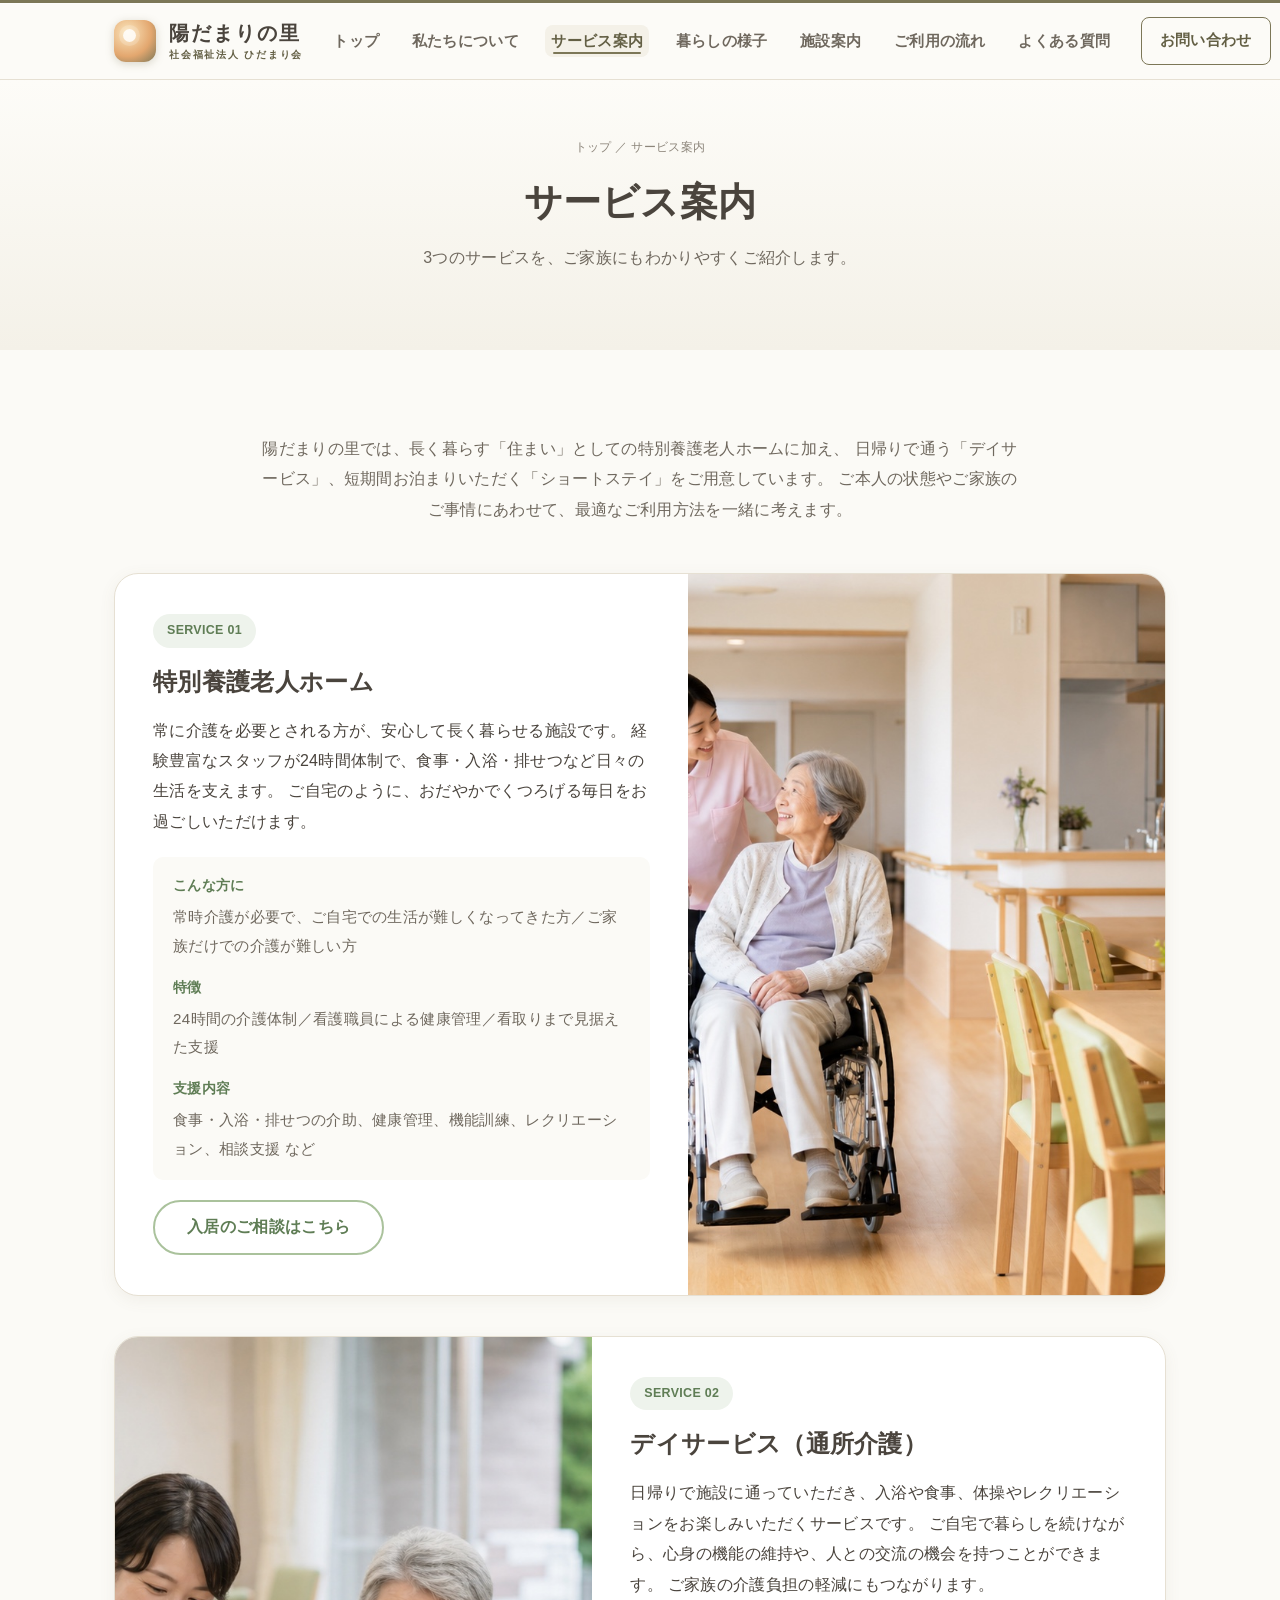
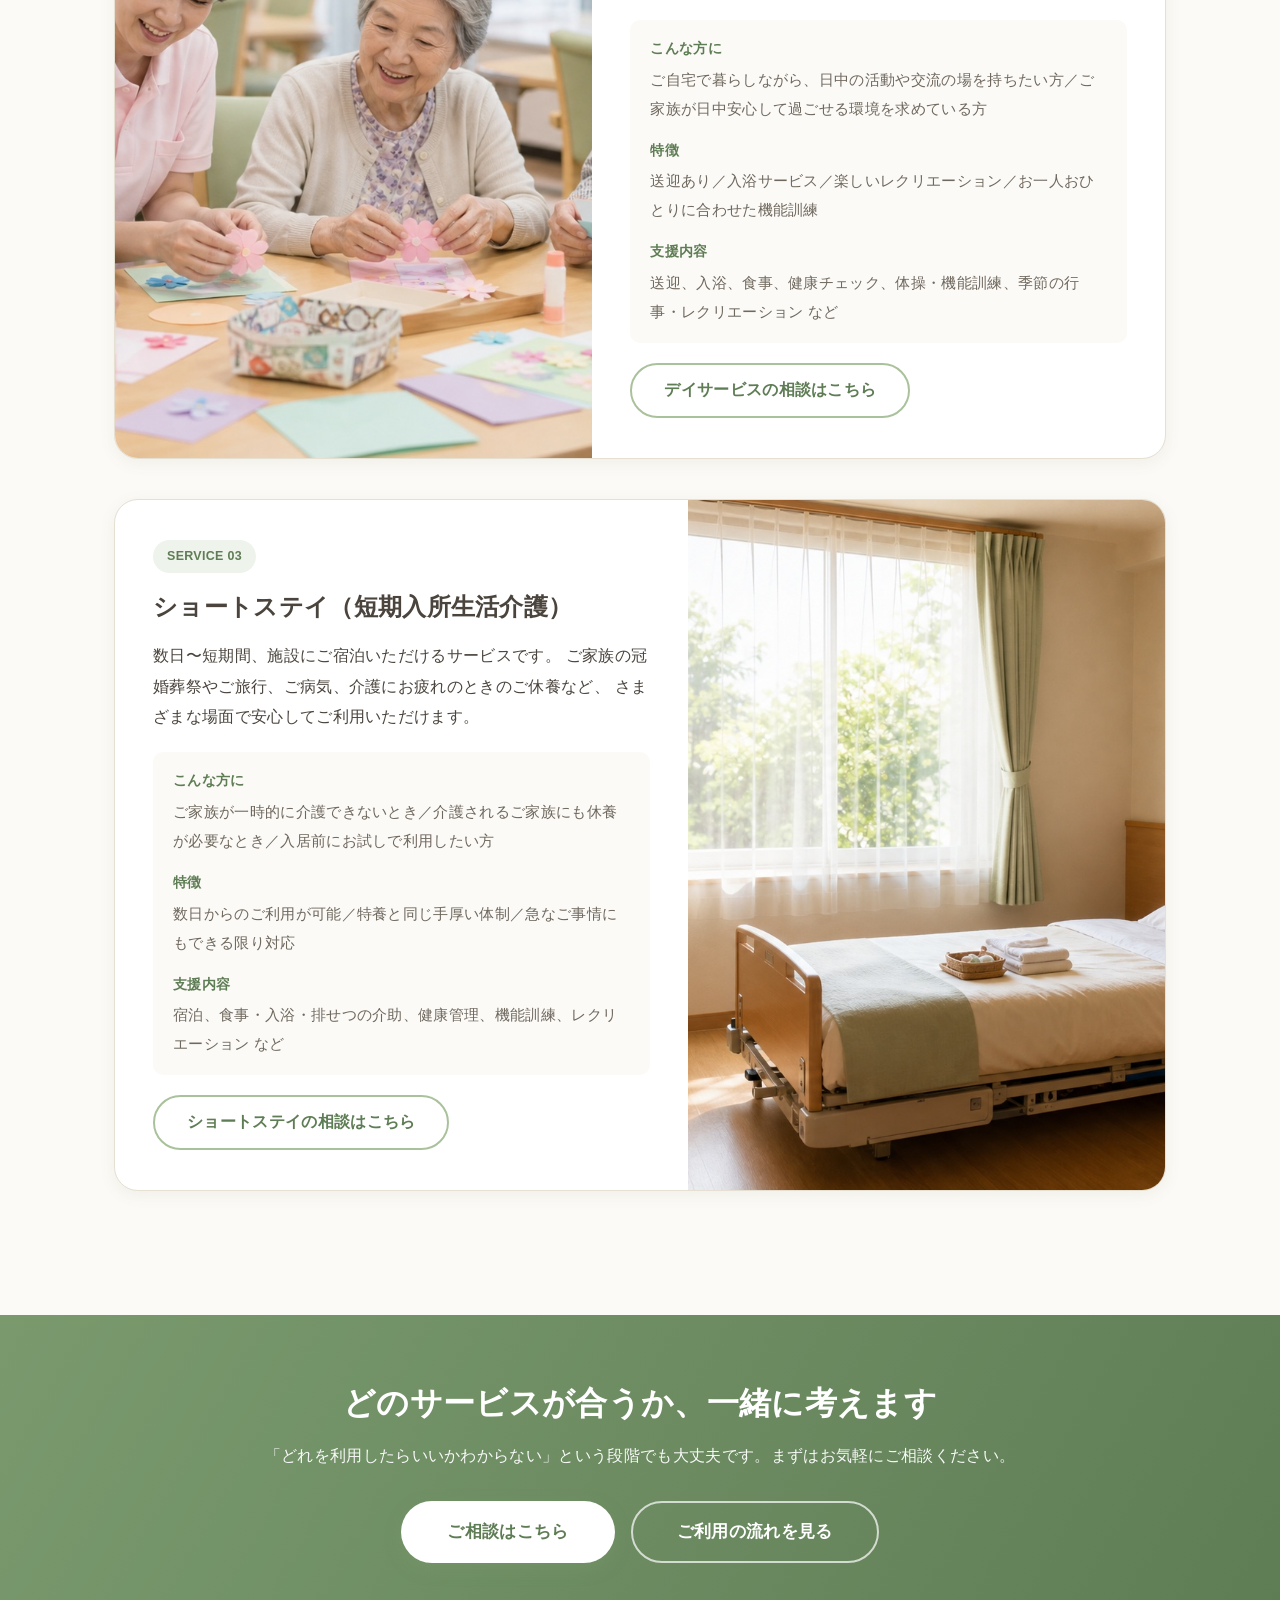
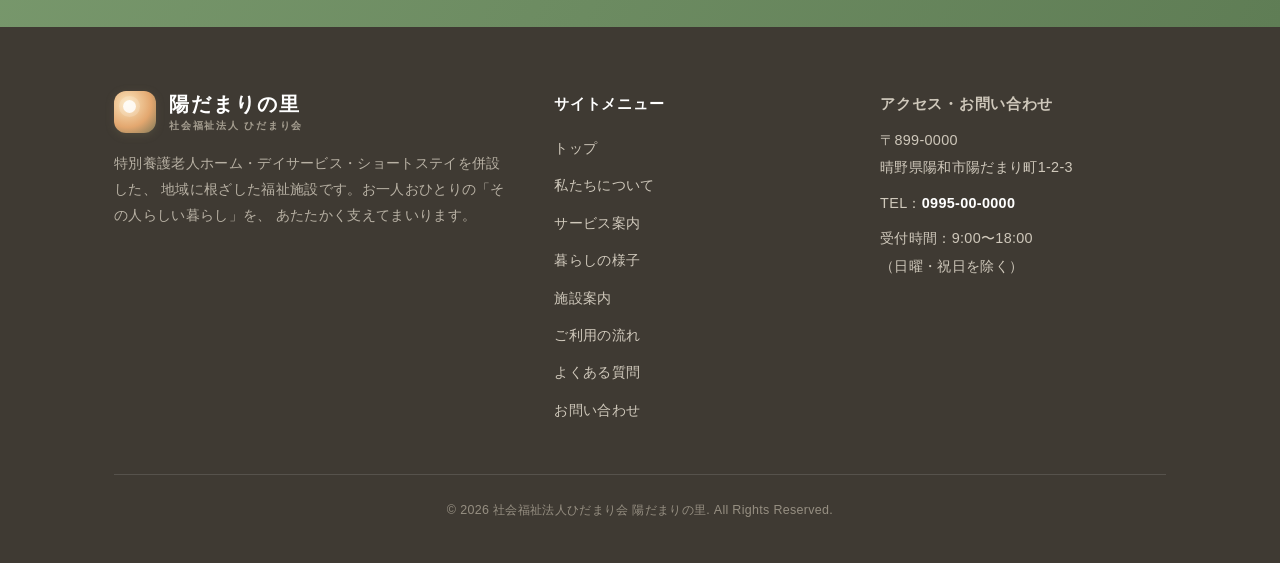
<file: service.html>
<!DOCTYPE html>
<html lang="ja">
<head>
  <meta charset="UTF-8" />
  <meta name="viewport" content="width=device-width, initial-scale=1.0" />
  <title>サービス案内 ｜ 陽だまりの里</title>
  <meta name="description" content="特別養護老人ホーム・デイサービス・ショートステイの3つのサービスを、ご家族にもわかりやすくご紹介します。" />
  <link rel="stylesheet" href="style.css" />
</head>
<body>

  <header class="header">
    <div class="wrap header__inner">
      <a class="brand" href="index.html">
        <span class="brand__mark" aria-hidden="true"></span>
        <span class="brand__text">
          <span class="brand__name">陽だまりの里</span>
          <span class="brand__sub">社会福祉法人 ひだまり会</span>
        </span>
      </a>
      <nav class="nav" aria-label="メインメニュー">
        <ul class="nav__list">
          <li><a href="index.html">トップ</a></li>
          <li><a href="about.html">私たちについて</a></li>
          <li><a href="service.html">サービス案内</a></li>
          <li><a href="life.html">暮らしの様子</a></li>
          <li><a href="facility.html">施設案内</a></li>
          <li><a href="guide.html">ご利用の流れ</a></li>
          <li><a href="faq.html">よくある質問</a></li>
          <li class="nav__cta-wrap"><a class="nav__cta" href="contact.html">お問い合わせ</a></li>
        </ul>
      </nav>
      <button class="nav-toggle" aria-label="メニューを開く" aria-expanded="false">
        <span></span><span></span><span></span>
      </button>
    </div>
  </header>

  <main>
    <section class="page-hero">
      <div class="wrap">
        <p class="page-hero__crumb"><a href="index.html">トップ</a> ／ サービス案内</p>
        <h1 class="page-hero__title">サービス案内</h1>
        <p class="page-hero__sub">3つのサービスを、ご家族にもわかりやすくご紹介します。</p>
      </div>
    </section>

    <section class="section">
      <div class="wrap">
        <p class="lead-block">
          陽だまりの里では、長く暮らす「住まい」としての特別養護老人ホームに加え、
          日帰りで通う「デイサービス」、短期間お泊まりいただく「ショートステイ」をご用意しています。
          ご本人の状態やご家族のご事情にあわせて、最適なご利用方法を一緒に考えます。
        </p>

        <!-- 特養 -->
        <article class="service-block" id="tokuyou">
          <div class="service-block__inner">
            <div class="service-block__media"><img class="image-img" src="assets/images/image-tokuyou.jpg" alt="特別養護老人ホームの食堂でご利用者を支える様子" loading="lazy" /></div>
            <div class="service-block__body">
              <span class="service-block__tag">SERVICE 01</span>
              <h2 class="service-block__title">特別養護老人ホーム</h2>
              <p>
                常に介護を必要とされる方が、安心して長く暮らせる施設です。
                経験豊富なスタッフが24時間体制で、食事・入浴・排せつなど日々の生活を支えます。
                ご自宅のように、おだやかでくつろげる毎日をお過ごしいただけます。
              </p>
              <dl class="service-block__meta">
                <dt>こんな方に</dt>
                <dd>常時介護が必要で、ご自宅での生活が難しくなってきた方／ご家族だけでの介護が難しい方</dd>
                <dt>特徴</dt>
                <dd>24時間の介護体制／看護職員による健康管理／看取りまで見据えた支援</dd>
                <dt>支援内容</dt>
                <dd>食事・入浴・排せつの介助、健康管理、機能訓練、レクリエーション、相談支援 など</dd>
              </dl>
              <a class="btn btn--outline" href="contact.html">入居のご相談はこちら</a>
            </div>
          </div>
        </article>

        <!-- デイ -->
        <article class="service-block" id="day">
          <div class="service-block__inner">
            <div class="service-block__media"><img class="image-img" src="assets/images/image-day.jpg" alt="デイサービスで手元のレクリエーションを楽しむ様子" loading="lazy" /></div>
            <div class="service-block__body">
              <span class="service-block__tag">SERVICE 02</span>
              <h2 class="service-block__title">デイサービス（通所介護）</h2>
              <p>
                日帰りで施設に通っていただき、入浴や食事、体操やレクリエーションをお楽しみいただくサービスです。
                ご自宅で暮らしを続けながら、心身の機能の維持や、人との交流の機会を持つことができます。
                ご家族の介護負担の軽減にもつながります。
              </p>
              <dl class="service-block__meta">
                <dt>こんな方に</dt>
                <dd>ご自宅で暮らしながら、日中の活動や交流の場を持ちたい方／ご家族が日中安心して過ごせる環境を求めている方</dd>
                <dt>特徴</dt>
                <dd>送迎あり／入浴サービス／楽しいレクリエーション／お一人おひとりに合わせた機能訓練</dd>
                <dt>支援内容</dt>
                <dd>送迎、入浴、食事、健康チェック、体操・機能訓練、季節の行事・レクリエーション など</dd>
              </dl>
              <a class="btn btn--outline" href="contact.html">デイサービスの相談はこちら</a>
            </div>
          </div>
        </article>

        <!-- ショート -->
        <article class="service-block" id="short">
          <div class="service-block__inner">
            <div class="service-block__media"><img class="image-img" src="assets/images/image-short.jpg" alt="ショートステイ用に整えられた明るい個室" loading="lazy" /></div>
            <div class="service-block__body">
              <span class="service-block__tag">SERVICE 03</span>
              <h2 class="service-block__title">ショートステイ（短期入所生活介護）</h2>
              <p>
                数日〜短期間、施設にご宿泊いただけるサービスです。
                ご家族の冠婚葬祭やご旅行、ご病気、介護にお疲れのときのご休養など、
                さまざまな場面で安心してご利用いただけます。
              </p>
              <dl class="service-block__meta">
                <dt>こんな方に</dt>
                <dd>ご家族が一時的に介護できないとき／介護されるご家族にも休養が必要なとき／入居前にお試しで利用したい方</dd>
                <dt>特徴</dt>
                <dd>数日からのご利用が可能／特養と同じ手厚い体制／急なご事情にもできる限り対応</dd>
                <dt>支援内容</dt>
                <dd>宿泊、食事・入浴・排せつの介助、健康管理、機能訓練、レクリエーション など</dd>
              </dl>
              <a class="btn btn--outline" href="contact.html">ショートステイの相談はこちら</a>
            </div>
          </div>
        </article>
      </div>
    </section>

    <section class="cta-band">
      <div class="wrap">
        <h2 class="cta-band__title">どのサービスが合うか、一緒に考えます</h2>
        <p class="cta-band__text">「どれを利用したらいいかわからない」という段階でも大丈夫です。まずはお気軽にご相談ください。</p>
        <div class="cta-band__actions">
          <a class="btn btn--primary btn--lg" href="contact.html">ご相談はこちら</a>
          <a class="btn btn--outline btn--lg" href="guide.html">ご利用の流れを見る</a>
        </div>
      </div>
    </section>
  </main>

  <footer class="footer">
    <div class="wrap">
      <div class="footer__top">
        <div class="footer__brand">
          <div class="brand">
            <span class="brand__mark" aria-hidden="true"></span>
            <span class="brand__text">
              <span class="brand__name">陽だまりの里</span>
              <span class="brand__sub">社会福祉法人 ひだまり会</span>
            </span>
          </div>
          <p class="footer__desc">
            特別養護老人ホーム・デイサービス・ショートステイを併設した、
            地域に根ざした福祉施設です。お一人おひとりの「その人らしい暮らし」を、
            あたたかく支えてまいります。
          </p>
        </div>
        <div class="footer__nav">
          <p class="footer__col-title">サイトメニュー</p>
          <ul class="footer__links">
            <li><a href="index.html">トップ</a></li>
            <li><a href="about.html">私たちについて</a></li>
            <li><a href="service.html">サービス案内</a></li>
            <li><a href="life.html">暮らしの様子</a></li>
            <li><a href="facility.html">施設案内</a></li>
            <li><a href="guide.html">ご利用の流れ</a></li>
            <li><a href="faq.html">よくある質問</a></li>
            <li><a href="contact.html">お問い合わせ</a></li>
          </ul>
        </div>
        <div class="footer__contact">
          <p class="footer__col-title">アクセス・お問い合わせ</p>
          <p>〒899-0000<br />晴野県陽和市陽だまり町1-2-3</p>
          <p>TEL：<strong>0995-00-0000</strong></p>
          <p>受付時間：9:00〜18:00<br />（日曜・祝日を除く）</p>
        </div>
      </div>
      <p class="footer__bottom">
        &copy; <span class="js-year">2026</span> 社会福祉法人ひだまり会 陽だまりの里. All Rights Reserved.
      </p>
    </div>
  </footer>

  <script src="script.js"></script>
</body>
</html>
</file>
<file: style.css>
/* =========================================================
   陽だまりの里  -  style.css
   社会福祉法人 / 特別養護老人ホーム・デイサービス・ショートステイ
   やわらかく・落ち着いた・清潔感のあるデザインシステム
   ========================================================= */

/* ---------- カラー & 変数 ---------- */
:root {
  --c-bg:          #fbfaf6; /* 生成りベース */
  --c-bg-alt:      #f4f1e8; /* 淡いベージュ */
  --c-bg-green:    #eef3ec; /* 淡いグリーン */
  --c-white:       #ffffff;
  --c-text:        #4a443d; /* 落ち着いた文字色 */
  --c-text-soft:   #6f685e;
  --c-text-light:  #8d867b;
  --c-green:       #7a9a6e; /* メイングリーン */
  --c-green-dark:  #5f7d55;
  --c-green-soft:  #aac29c;
  --c-brown:       #9c8466; /* 落ち着いたブラウン */
  --c-brown-dark:  #7d6a51;
  --c-accent:      #e3a76f; /* やさしい陽だまりオレンジ */
  --c-line:        #e6e0d3;
  --c-shadow:      rgba(110, 100, 80, 0.10);
  --c-khaki:       #7c7757; /* 少し深みのあるカーキ（法人アクセント） */
  --c-khaki-dark:  #635f44;
  --c-header-bg:   #fcfbf7; /* ヘッダー専用ベース */

  --header-h: 76px;

  --radius-s: 10px;
  --radius-m: 16px;
  --radius-l: 24px;

  --shadow-soft: 0 6px 22px var(--c-shadow);
  --shadow-card: 0 4px 16px rgba(110, 100, 80, 0.08);

  --wrap: 1100px;
  --font: "Hiragino Kaku Gothic ProN", "Hiragino Sans", "Noto Sans JP",
          "Yu Gothic", "Meiryo", sans-serif;
  --font-serif: "Hiragino Mincho ProN", "Yu Mincho", "Noto Serif JP", serif;
}

/* ---------- リセット ---------- */
*,
*::before,
*::after { box-sizing: border-box; }

html { scroll-behavior: smooth; }

body {
  margin: 0;
  font-family: var(--font);
  color: var(--c-text);
  background: var(--c-bg);
  line-height: 1.9;
  font-size: 16px;
  letter-spacing: 0.02em;
  -webkit-font-smoothing: antialiased;
}

img { max-width: 100%; display: block; }

a { color: inherit; text-decoration: none; }

ul { list-style: none; margin: 0; padding: 0; }

h1, h2, h3, h4 {
  margin: 0;
  line-height: 1.5;
  font-weight: 700;
}

p { margin: 0 0 1em; }

/* ---------- 汎用レイアウト ---------- */
.wrap {
  width: 100%;
  max-width: var(--wrap);
  margin: 0 auto;
  padding: 0 24px;
}

.section { padding: 84px 0; }
.section--tight { padding: 56px 0; }
.section--bg { background: var(--c-bg-alt); }
.section--green { background: var(--c-bg-green); }

.text-center { text-align: center; }

/* セクション見出し */
.sec-head {
  text-align: center;
  margin-bottom: 48px;
}
.sec-head__en {
  display: block;
  font-size: 0.8rem;
  letter-spacing: 0.3em;
  color: var(--c-green);
  margin-bottom: 12px;
  font-weight: 600;
}
.sec-head__title {
  font-size: clamp(1.5rem, 4vw, 2rem);
  color: var(--c-text);
  font-family: var(--font-serif);
}
.sec-head__lead {
  margin-top: 18px;
  color: var(--c-text-soft);
  font-size: 1rem;
}

/* ---------- ボタン ---------- */
.btn {
  display: inline-flex;
  align-items: center;
  justify-content: center;
  gap: 8px;
  padding: 15px 32px;
  border-radius: 999px;
  font-weight: 700;
  font-size: 1rem;
  border: 2px solid transparent;
  cursor: pointer;
  transition: transform .2s ease, box-shadow .2s ease, background .2s ease;
  line-height: 1.3;
}
.btn--primary {
  background: var(--c-green);
  color: #fff;
  box-shadow: 0 6px 16px rgba(122,154,110,0.35);
}
.btn--primary:hover { background: var(--c-green-dark); transform: translateY(-2px); }
.btn--outline {
  background: #fff;
  color: var(--c-green-dark);
  border-color: var(--c-green-soft);
}
.btn--outline:hover { background: var(--c-bg-green); transform: translateY(-2px); }
.btn--brown {
  background: var(--c-brown);
  color: #fff;
  box-shadow: 0 6px 16px rgba(156,132,102,0.30);
}
.btn--brown:hover { background: var(--c-brown-dark); transform: translateY(-2px); }
.btn--lg { padding: 18px 44px; font-size: 1.05rem; }

/* ---------- ヘッダー（陽だまりの里 専用デザイン） ---------- */
.header {
  position: sticky;
  top: 0;
  z-index: 100;
  background: var(--c-header-bg);
  /* 上部に細い法人アクセントライン＝施設・法人らしいきちんと感 */
  border-top: 3px solid var(--c-khaki);
  border-bottom: 1px solid var(--c-line);
  box-shadow: 0 1px 0 rgba(255,255,255,0.6) inset;
}
.header__inner {
  display: flex;
  align-items: center;
  justify-content: space-between;
  gap: 24px;
  height: var(--header-h);
}

/* --- ロゴまわり --- */
.brand {
  display: flex;
  align-items: center;
  gap: 13px;
  flex-shrink: 0;
}
/* 丸ではなく角丸スクエア＝森サイトの円形マークと差別化 */
.brand__mark {
  position: relative;
  width: 42px;
  height: 42px;
  border-radius: 12px;
  background:
    radial-gradient(circle at 32% 30%, #fbe6bd 0%, var(--c-accent) 58%, var(--c-khaki) 100%);
  flex-shrink: 0;
  box-shadow: 0 2px 8px rgba(124,119,87,0.28);
}
/* マーク内に小さな“陽だまり”の光をひとつ */
.brand__mark::after {
  content: "";
  position: absolute;
  top: 9px; left: 9px;
  width: 13px; height: 13px;
  border-radius: 50%;
  background: rgba(255,255,255,0.85);
  box-shadow: 0 0 0 4px rgba(255,255,255,0.18);
}
.brand__text { display: flex; flex-direction: column; line-height: 1.25; }
.brand__name {
  font-family: var(--font-serif);
  font-size: 1.28rem;
  font-weight: 700;
  color: var(--c-text);
  letter-spacing: 0.10em;
}
.brand__sub {
  margin-top: 2px;
  font-size: 0.62rem;
  font-weight: 600;
  color: var(--c-khaki-dark);
  letter-spacing: 0.18em;
}

/* --- ナビ（PCで1行に収める） --- */
.nav__list {
  display: flex;
  align-items: center;
  gap: clamp(14px, 1.6vw, 26px);
}
.nav__list a {
  font-size: 0.92rem;
  font-weight: 600;
  color: var(--c-text-soft);
  white-space: nowrap;
  position: relative;
  padding: 8px 6px;
  border-radius: 8px;
  transition: color .2s, background-color .2s;
}
.nav__list a:hover { color: var(--c-khaki-dark); }

/* アクティブ表示：淡いベージュ背景＋文字色＋細い下線（上品に） */
.nav__list a.is-active {
  color: var(--c-khaki-dark);
  background: var(--c-bg-alt);
}
.nav__list a.is-active::after {
  content: "";
  position: absolute;
  left: 8px; right: 8px; bottom: 3px;
  height: 2px;
  background: var(--c-khaki);
  border-radius: 2px;
}

/* --- お問い合わせCTA：丸ピル塗りではなく上品な枠線ボタン --- */
.nav__cta-wrap { margin-left: 4px; }
.nav__cta {
  display: inline-block;
  background: transparent;
  color: var(--c-khaki-dark) !important;
  border: 1.5px solid var(--c-khaki);
  padding: 9px 18px !important;
  border-radius: 10px;
  white-space: nowrap;
  transition: background-color .2s, color .2s, border-color .2s;
}
.nav__cta::after { display: none; }
.nav__cta:hover {
  background: var(--c-khaki);
  color: #fff !important;
  border-color: var(--c-khaki);
}

/* --- ハンバーガー --- */
.nav-toggle {
  display: none;
  width: 46px;
  height: 46px;
  border: none;
  background: transparent;
  cursor: pointer;
  position: relative;
  flex-shrink: 0;
}
.nav-toggle span {
  position: absolute;
  left: 11px;
  width: 24px;
  height: 2px;
  background: var(--c-khaki-dark);
  border-radius: 2px;
  transition: transform .3s, opacity .3s, top .3s;
}
.nav-toggle span:nth-child(1) { top: 16px; }
.nav-toggle span:nth-child(2) { top: 23px; }
.nav-toggle span:nth-child(3) { top: 30px; }
.nav-toggle.is-open span:nth-child(1) { top: 23px; transform: rotate(45deg); }
.nav-toggle.is-open span:nth-child(2) { opacity: 0; }
.nav-toggle.is-open span:nth-child(3) { top: 23px; transform: rotate(-45deg); }

/* ---------- ヒーロー ---------- */
.hero {
  position: relative;
  background: linear-gradient(180deg, #fdfcf8 0%, var(--c-bg-green) 100%);
  overflow: hidden;
}
.hero__inner {
  display: grid;
  grid-template-columns: 1.05fr 0.95fr;
  gap: 48px;
  align-items: center;
  padding: 76px 0 88px;
}
.hero__copy { max-width: 540px; }
.hero__badge {
  display: inline-block;
  background: #fff;
  color: var(--c-green-dark);
  border: 1px solid var(--c-green-soft);
  font-size: 0.8rem;
  font-weight: 600;
  padding: 6px 16px;
  border-radius: 999px;
  margin-bottom: 24px;
}
.hero__title {
  font-family: var(--font-serif);
  font-size: clamp(1.8rem, 4.6vw, 2.9rem);
  line-height: 1.55;
  color: var(--c-text);
  margin-bottom: 24px;
}
.hero__title .accent { color: var(--c-green-dark); }
.hero__lead {
  font-size: 1.05rem;
  color: var(--c-text-soft);
  margin-bottom: 34px;
}
.hero__actions { display: flex; flex-wrap: wrap; gap: 16px; }
.hero__visual {
  position: relative;
  border-radius: var(--radius-l);
  overflow: hidden;
  box-shadow: var(--shadow-soft);
  aspect-ratio: 4 / 3.4;
}

/* ページ共通ヒーロー（下層ページ） */
.page-hero {
  background: linear-gradient(180deg, #fdfcf8 0%, var(--c-bg-alt) 100%);
  padding: 56px 0 60px;
  text-align: center;
}
.page-hero__crumb {
  font-size: 0.78rem;
  color: var(--c-text-light);
  margin-bottom: 14px;
}
.page-hero__crumb a:hover { color: var(--c-green-dark); }
.page-hero__title {
  font-family: var(--font-serif);
  font-size: clamp(1.7rem, 4vw, 2.4rem);
  color: var(--c-text);
}
.page-hero__sub {
  margin-top: 12px;
  color: var(--c-text-soft);
}

/* ---------- 画像プレースホルダー ---------- */
.image-ph {
  width: 100%;
  height: 100%;
  min-height: 180px;
  display: flex;
  align-items: center;
  justify-content: center;
  text-align: center;
  background:
    repeating-linear-gradient(45deg, #efe9dc 0 14px, #f4efe4 14px 28px);
  color: var(--c-text-light);
  font-size: 0.82rem;
  letter-spacing: 0.08em;
  border-radius: inherit;
}
.image-ph::before {
  content: "🖼";
  margin-right: 8px;
  font-size: 1.1rem;
}

.image-img {
  width: 100%;
  height: 100%;
  min-height: 180px;
  display: block;
  object-fit: cover;
  border-radius: inherit;
  background: var(--c-bg-alt);
}

/* ---------- 紹介（index intro） ---------- */
.intro__inner {
  display: grid;
  grid-template-columns: 0.9fr 1.1fr;
  gap: 56px;
  align-items: center;
}
.intro__visual {
  border-radius: var(--radius-l);
  overflow: hidden;
  box-shadow: var(--shadow-card);
  aspect-ratio: 4 / 3.2;
}
.intro__title {
  font-family: var(--font-serif);
  font-size: clamp(1.4rem, 3.5vw, 1.9rem);
  margin-bottom: 22px;
  color: var(--c-text);
}
.intro__title small {
  display: block;
  font-size: 0.8rem;
  letter-spacing: 0.2em;
  color: var(--c-green);
  margin-bottom: 10px;
  font-family: var(--font);
}

/* ---------- カードグリッド（サービス等） ---------- */
.grid {
  display: grid;
  gap: 28px;
}
.grid--3 { grid-template-columns: repeat(3, 1fr); }
.grid--2 { grid-template-columns: repeat(2, 1fr); }

.card {
  background: #fff;
  border: 1px solid var(--c-line);
  border-radius: var(--radius-m);
  overflow: hidden;
  box-shadow: var(--shadow-card);
  transition: transform .25s ease, box-shadow .25s ease;
  display: flex;
  flex-direction: column;
}
.card:hover { transform: translateY(-4px); box-shadow: var(--shadow-soft); }
.card__media { aspect-ratio: 16 / 10; }
.card__body { padding: 26px 24px 28px; flex: 1; display: flex; flex-direction: column; }
.card__icon {
  width: 52px; height: 52px;
  border-radius: 50%;
  background: var(--c-bg-green);
  display: flex; align-items: center; justify-content: center;
  font-size: 1.4rem;
  margin-bottom: 16px;
}
.card__num {
  font-size: 0.78rem;
  letter-spacing: 0.2em;
  color: var(--c-green);
  font-weight: 700;
  margin-bottom: 8px;
}
.card__title {
  font-size: 1.2rem;
  margin-bottom: 12px;
  color: var(--c-text);
  font-family: var(--font-serif);
}
.card__text {
  color: var(--c-text-soft);
  font-size: 0.95rem;
  margin-bottom: 18px;
}
.card__link {
  margin-top: auto;
  font-weight: 700;
  font-size: 0.9rem;
  color: var(--c-green-dark);
}
.card__link::after { content: " →"; }

/* ---------- 特徴リスト（チェック） ---------- */
.feature-list { display: grid; gap: 14px; }
.feature-list li {
  position: relative;
  padding-left: 34px;
  color: var(--c-text-soft);
}
.feature-list li::before {
  content: "✓";
  position: absolute;
  left: 0; top: 1px;
  width: 22px; height: 22px;
  background: var(--c-green-soft);
  color: #fff;
  border-radius: 50%;
  display: flex; align-items: center; justify-content: center;
  font-size: 0.78rem;
  font-weight: 700;
}

/* ---------- 価値観カード（4つの大切なこと） ---------- */
.value-card {
  background: #fff;
  border-radius: var(--radius-m);
  padding: 32px 26px;
  border: 1px solid var(--c-line);
  box-shadow: var(--shadow-card);
  text-align: center;
}
.value-card__icon {
  width: 64px; height: 64px;
  border-radius: 50%;
  margin: 0 auto 18px;
  background: var(--c-bg-green);
  display: flex; align-items: center; justify-content: center;
  font-size: 1.7rem;
}
.value-card__title {
  font-family: var(--font-serif);
  font-size: 1.15rem;
  margin-bottom: 12px;
}
.value-card__text { font-size: 0.92rem; color: var(--c-text-soft); margin: 0; }

/* ---------- サービス詳細（service） ---------- */
.service-block {
  background: #fff;
  border: 1px solid var(--c-line);
  border-radius: var(--radius-l);
  overflow: hidden;
  box-shadow: var(--shadow-card);
  margin-bottom: 40px;
}
.service-block__inner {
  display: grid;
  grid-template-columns: 1fr 1.2fr;
}
.service-block:nth-child(even) .service-block__inner { grid-template-columns: 1.2fr 1fr; }
.service-block:nth-child(even) .service-block__media { order: 2; }
.service-block__media { min-height: 320px; }
.service-block__body { padding: 40px 38px; }
.service-block__tag {
  display: inline-block;
  background: var(--c-bg-green);
  color: var(--c-green-dark);
  font-size: 0.78rem;
  font-weight: 700;
  padding: 5px 14px;
  border-radius: 999px;
  margin-bottom: 16px;
}
.service-block__title {
  font-family: var(--font-serif);
  font-size: 1.5rem;
  margin-bottom: 16px;
  color: var(--c-text);
}
.service-block__meta {
  background: var(--c-bg);
  border-radius: var(--radius-s);
  padding: 16px 20px;
  margin: 20px 0;
}
.service-block__meta dt {
  font-weight: 700;
  color: var(--c-green-dark);
  font-size: 0.85rem;
  margin-bottom: 4px;
}
.service-block__meta dd { margin: 0 0 14px; color: var(--c-text-soft); font-size: 0.95rem; }
.service-block__meta dd:last-child { margin-bottom: 0; }

/* ---------- 1日の流れ（life） ---------- */
.timeline {
  position: relative;
  max-width: 760px;
  margin: 0 auto;
  padding-left: 8px;
}
.timeline::before {
  content: "";
  position: absolute;
  left: 26px; top: 8px; bottom: 8px;
  width: 2px;
  background: var(--c-green-soft);
}
.timeline__item {
  position: relative;
  padding: 0 0 36px 76px;
}
.timeline__item:last-child { padding-bottom: 0; }
.timeline__dot {
  position: absolute;
  left: 8px; top: 0;
  width: 38px; height: 38px;
  border-radius: 50%;
  background: #fff;
  border: 3px solid var(--c-green-soft);
  display: flex; align-items: center; justify-content: center;
  font-size: 1rem;
}
.timeline__time {
  font-weight: 700;
  color: var(--c-green-dark);
  font-size: 0.9rem;
  margin-bottom: 4px;
}
.timeline__title { font-size: 1.1rem; margin-bottom: 6px; font-family: var(--font-serif); }
.timeline__text { color: var(--c-text-soft); font-size: 0.95rem; margin: 0; }

/* ---------- 暮らしの要素グリッド ---------- */
.life-grid { display: grid; grid-template-columns: repeat(3,1fr); gap: 24px; }
.life-item {
  background: #fff;
  border-radius: var(--radius-m);
  overflow: hidden;
  border: 1px solid var(--c-line);
  box-shadow: var(--shadow-card);
}
.life-item__media { aspect-ratio: 4/3; }
.life-item__body { padding: 20px 22px 24px; }
.life-item__title {
  font-family: var(--font-serif);
  font-size: 1.1rem;
  margin-bottom: 8px;
}
.life-item__text { color: var(--c-text-soft); font-size: 0.9rem; margin: 0; }

/* ---------- 施設グリッド（facility） ---------- */
.facility-grid { display: grid; grid-template-columns: repeat(3,1fr); gap: 26px; }
.facility-card {
  background: #fff;
  border-radius: var(--radius-m);
  overflow: hidden;
  border: 1px solid var(--c-line);
  box-shadow: var(--shadow-card);
  transition: transform .25s, box-shadow .25s;
}
.facility-card:hover { transform: translateY(-4px); box-shadow: var(--shadow-soft); }
.facility-card__media { aspect-ratio: 4/3; }
.facility-card__body { padding: 22px 22px 26px; }
.facility-card__title {
  font-family: var(--font-serif);
  font-size: 1.15rem;
  margin-bottom: 8px;
  display: flex; align-items: center; gap: 8px;
}
.facility-card__text { color: var(--c-text-soft); font-size: 0.9rem; margin: 0; }

/* ---------- ステップ（guide） ---------- */
.steps { display: grid; gap: 22px; max-width: 820px; margin: 0 auto; }
.step {
  display: grid;
  grid-template-columns: 96px 1fr;
  background: #fff;
  border: 1px solid var(--c-line);
  border-radius: var(--radius-m);
  box-shadow: var(--shadow-card);
  overflow: hidden;
}
.step__num {
  background: var(--c-bg-green);
  display: flex;
  flex-direction: column;
  align-items: center;
  justify-content: center;
  color: var(--c-green-dark);
}
.step__num span { font-size: 0.66rem; letter-spacing: 0.18em; }
.step__num strong { font-size: 1.9rem; font-family: var(--font-serif); }
.step__body { padding: 24px 28px; }
.step__title { font-size: 1.2rem; margin-bottom: 8px; font-family: var(--font-serif); }
.step__text { color: var(--c-text-soft); font-size: 0.95rem; margin: 0; }

/* ---------- アコーディオン（faq） ---------- */
.faq-group { max-width: 820px; margin: 0 auto; }
.faq-group + .faq-group { margin-top: 44px; }
.faq-group__head {
  font-family: var(--font-serif);
  font-size: 1.25rem;
  color: var(--c-green-dark);
  margin-bottom: 18px;
  padding-left: 14px;
  border-left: 4px solid var(--c-green-soft);
}
.faq-item {
  background: #fff;
  border: 1px solid var(--c-line);
  border-radius: var(--radius-m);
  margin-bottom: 14px;
  overflow: hidden;
}
.faq-q {
  width: 100%;
  text-align: left;
  background: #fff;
  border: none;
  cursor: pointer;
  padding: 22px 56px 22px 56px;
  font-size: 1rem;
  font-weight: 700;
  color: var(--c-text);
  position: relative;
  line-height: 1.6;
}
.faq-q::before {
  content: "Q";
  position: absolute;
  left: 22px; top: 20px;
  color: var(--c-green);
  font-family: var(--font-serif);
  font-size: 1.1rem;
}
.faq-q::after {
  content: "";
  position: absolute;
  right: 24px; top: 50%;
  width: 11px; height: 11px;
  border-right: 2px solid var(--c-green);
  border-bottom: 2px solid var(--c-green);
  transform: translateY(-65%) rotate(45deg);
  transition: transform .3s;
}
.faq-item.is-open .faq-q::after { transform: translateY(-35%) rotate(-135deg); }
.faq-a {
  max-height: 0;
  overflow: hidden;
  transition: max-height .35s ease;
}
.faq-a__inner {
  padding: 0 24px 24px 56px;
  color: var(--c-text-soft);
  position: relative;
  font-size: 0.96rem;
}
.faq-a__inner::before {
  content: "A";
  position: absolute;
  left: 22px; top: 0;
  color: var(--c-accent);
  font-family: var(--font-serif);
  font-size: 1.1rem;
  font-weight: 700;
}

/* ---------- 想い / 理念（about） ---------- */
.philosophy {
  background: var(--c-bg-green);
  border-radius: var(--radius-l);
  padding: 56px 48px;
  text-align: center;
  max-width: 880px;
  margin: 0 auto;
}
.philosophy__label {
  font-size: 0.8rem;
  letter-spacing: 0.25em;
  color: var(--c-green);
  font-weight: 600;
}
.philosophy__main {
  font-family: var(--font-serif);
  font-size: clamp(1.4rem, 4vw, 2rem);
  margin: 18px 0 24px;
  color: var(--c-text);
  line-height: 1.7;
}
.philosophy__text { color: var(--c-text-soft); margin: 0; }

/* ---------- 法人概要テーブル ---------- */
.info-table {
  width: 100%;
  border-collapse: collapse;
  background: #fff;
  border-radius: var(--radius-m);
  overflow: hidden;
  box-shadow: var(--shadow-card);
}
.info-table th, .info-table td {
  text-align: left;
  padding: 18px 24px;
  border-bottom: 1px solid var(--c-line);
  font-size: 0.95rem;
  vertical-align: top;
}
.info-table tr:last-child th,
.info-table tr:last-child td { border-bottom: none; }
.info-table th {
  width: 30%;
  background: var(--c-bg-alt);
  color: var(--c-text);
  font-weight: 700;
  white-space: nowrap;
}
.info-table td { color: var(--c-text-soft); }

/* ---------- CTA帯 ---------- */
.cta-band {
  background: linear-gradient(120deg, var(--c-green) 0%, var(--c-green-dark) 100%);
  color: #fff;
  text-align: center;
  padding: 64px 24px;
}
.cta-band__title {
  font-family: var(--font-serif);
  font-size: clamp(1.4rem, 4vw, 2rem);
  margin-bottom: 14px;
}
.cta-band__text { opacity: 0.95; margin-bottom: 30px; }
.cta-band .btn--primary { background: #fff; color: var(--c-green-dark); }
.cta-band .btn--primary:hover { background: var(--c-bg-green); }
.cta-band .btn--outline { background: transparent; color: #fff; border-color: rgba(255,255,255,0.7); }
.cta-band .btn--outline:hover { background: rgba(255,255,255,0.12); }
.cta-band__actions { display: flex; gap: 16px; justify-content: center; flex-wrap: wrap; }
.cta-band__tel { margin-top: 26px; font-size: 0.95rem; opacity: 0.95; }
.cta-band__tel strong { font-size: 1.5rem; font-family: var(--font-serif); letter-spacing: 0.05em; }

/* ---------- お問い合わせ ---------- */
.contact-layout {
  display: grid;
  grid-template-columns: 0.9fr 1.1fr;
  gap: 48px;
  align-items: start;
}
.contact-info {
  background: var(--c-bg-green);
  border-radius: var(--radius-l);
  padding: 38px 34px;
}
.contact-info__title { font-family: var(--font-serif); font-size: 1.3rem; margin-bottom: 20px; }
.contact-info__item { margin-bottom: 24px; }
.contact-info__item:last-child { margin-bottom: 0; }
.contact-info__label {
  font-size: 0.8rem; font-weight: 700; color: var(--c-green-dark);
  margin-bottom: 4px; display: flex; align-items: center; gap: 6px;
}
.contact-info__value { font-size: 1rem; color: var(--c-text); margin: 0; }
.contact-info__tel { font-size: 1.7rem; font-family: var(--font-serif); color: var(--c-green-dark); }

.form { background: #fff; border: 1px solid var(--c-line); border-radius: var(--radius-l); padding: 38px 34px; box-shadow: var(--shadow-card); }
.form__row { margin-bottom: 22px; }
.form__label { display: block; font-weight: 700; margin-bottom: 8px; font-size: 0.92rem; }
.form__label .req {
  background: var(--c-accent); color: #fff; font-size: 0.66rem;
  padding: 2px 8px; border-radius: 4px; margin-left: 8px; vertical-align: middle;
}
.form__label .opt {
  background: var(--c-bg-alt); color: var(--c-text-light); font-size: 0.66rem;
  padding: 2px 8px; border-radius: 4px; margin-left: 8px; vertical-align: middle;
}
.form input,
.form select,
.form textarea {
  width: 100%;
  padding: 13px 16px;
  border: 1px solid var(--c-line);
  border-radius: var(--radius-s);
  font-family: inherit;
  font-size: 1rem;
  color: var(--c-text);
  background: var(--c-bg);
  transition: border .2s, box-shadow .2s;
}
.form input:focus,
.form select:focus,
.form textarea:focus {
  outline: none;
  border-color: var(--c-green-soft);
  box-shadow: 0 0 0 3px rgba(170,194,156,0.25);
  background: #fff;
}
.form textarea { resize: vertical; min-height: 140px; }
.form__note { font-size: 0.82rem; color: var(--c-text-light); margin: 0 0 24px; }
.form__submit { text-align: center; }
.form__feedback {
  display: none;
  background: var(--c-bg-green);
  border: 1px solid var(--c-green-soft);
  color: var(--c-green-dark);
  border-radius: var(--radius-s);
  padding: 16px;
  margin-bottom: 20px;
  text-align: center;
  font-weight: 600;
}
.form__feedback.is-visible { display: block; }

/* ---------- フッター ---------- */
.footer {
  background: #3f3a33;
  color: #d8d2c6;
  padding: 64px 0 28px;
  font-size: 0.9rem;
}
.footer__top {
  display: grid;
  grid-template-columns: 1.4fr 1fr 1fr;
  gap: 40px;
  padding-bottom: 40px;
  border-bottom: 1px solid rgba(255,255,255,0.12);
}
.footer__brand .brand__name { color: #fff; }
.footer__brand .brand__sub { color: #a59e90; }
.footer__desc { color: #b8b1a4; margin: 18px 0 0; line-height: 1.9; font-size: 0.86rem; }
.footer__col-title {
  color: #fff;
  font-size: 0.92rem;
  font-weight: 700;
  margin-bottom: 16px;
  letter-spacing: 0.05em;
}
.footer__links li { margin-bottom: 10px; }
.footer__links a { color: #cfc8bb; transition: color .2s; }
.footer__links a:hover { color: #fff; }
.footer__contact p { margin: 0 0 8px; color: #cfc8bb; }
.footer__contact strong { color: #fff; }
.footer__bottom {
  padding-top: 24px;
  text-align: center;
  color: #968f82;
  font-size: 0.78rem;
}

/* ---------- 補助 ---------- */
.lead-block { max-width: 760px; margin: 0 auto 48px; text-align: center; color: var(--c-text-soft); }
.mt-0 { margin-top: 0; }
.mb-0 { margin-bottom: 0; }

/* ---------- レスポンシブ ---------- */

/* ナビは1024px以下でハンバーガーへ（タブレット幅での折り返し崩れを防止） */
@media (max-width: 1024px) {
  .nav-toggle { display: block; }
  .nav {
    position: fixed;
    inset: var(--header-h) 0 auto 0;
    background: var(--c-header-bg);
    border-bottom: 1px solid var(--c-line);
    transform: translateY(-12px);
    opacity: 0;
    visibility: hidden;
    transition: opacity .3s, transform .3s, visibility .3s;
    box-shadow: 0 12px 24px rgba(110,100,80,0.12);
    max-height: calc(100vh - var(--header-h));
    overflow-y: auto;
  }
  .nav.is-open { transform: translateY(0); opacity: 1; visibility: visible; }
  .nav__list {
    flex-direction: column;
    align-items: stretch;
    gap: 0;
    padding: 10px 20px 24px;
  }
  .nav__list li { border-bottom: 1px solid var(--c-line); }
  .nav__list li:last-child { border-bottom: none; }
  .nav__list a {
    display: block;
    padding: 16px 6px;
    font-size: 1rem;
    border-radius: 8px;
  }
  .nav__list a.is-active { background: var(--c-bg-alt); }
  .nav__list a.is-active::after { display: none; }
  .nav__cta-wrap {
    border-bottom: none !important;
    margin-left: 0;
  }
  .nav__cta {
    display: block;
    text-align: center;
    margin-top: 18px;
    padding: 15px !important;
    border-radius: 10px;
  }
}

@media (max-width: 920px) {
  .grid--3 { grid-template-columns: repeat(2, 1fr); }
  .life-grid { grid-template-columns: repeat(2,1fr); }
  .facility-grid { grid-template-columns: repeat(2,1fr); }
  .hero__inner { grid-template-columns: 1fr; gap: 36px; }
  .hero__visual { aspect-ratio: 16/10; }
  .intro__inner { grid-template-columns: 1fr; gap: 32px; }
  .intro__visual { order: -1; }
  .service-block__inner,
  .service-block:nth-child(even) .service-block__inner { grid-template-columns: 1fr; }
  .service-block:nth-child(even) .service-block__media { order: 0; }
  .service-block__media { min-height: 220px; }
  .contact-layout { grid-template-columns: 1fr; }
  .footer__top { grid-template-columns: 1fr 1fr; }
  .footer__brand { grid-column: 1 / -1; }
}

@media (max-width: 680px) {
  body { font-size: 15px; }
  .section { padding: 60px 0; }
  .wrap { padding: 0 18px; }

  /* スマホでは少しコンパクトに */
  .brand__name { font-size: 1.18rem; }

  .grid--3, .grid--2, .life-grid, .facility-grid { grid-template-columns: 1fr; }
  .footer__top { grid-template-columns: 1fr; gap: 28px; }
  .philosophy { padding: 40px 24px; }
  .service-block__body { padding: 28px 24px; }
  .step { grid-template-columns: 72px 1fr; }
  .step__num strong { font-size: 1.5rem; }
  .timeline__item { padding-left: 64px; }
  .info-table th { width: 38%; padding: 14px 16px; }
  .info-table td { padding: 14px 16px; }
  .hero__actions .btn,
  .cta-band__actions .btn { width: 100%; }
}
</file>
